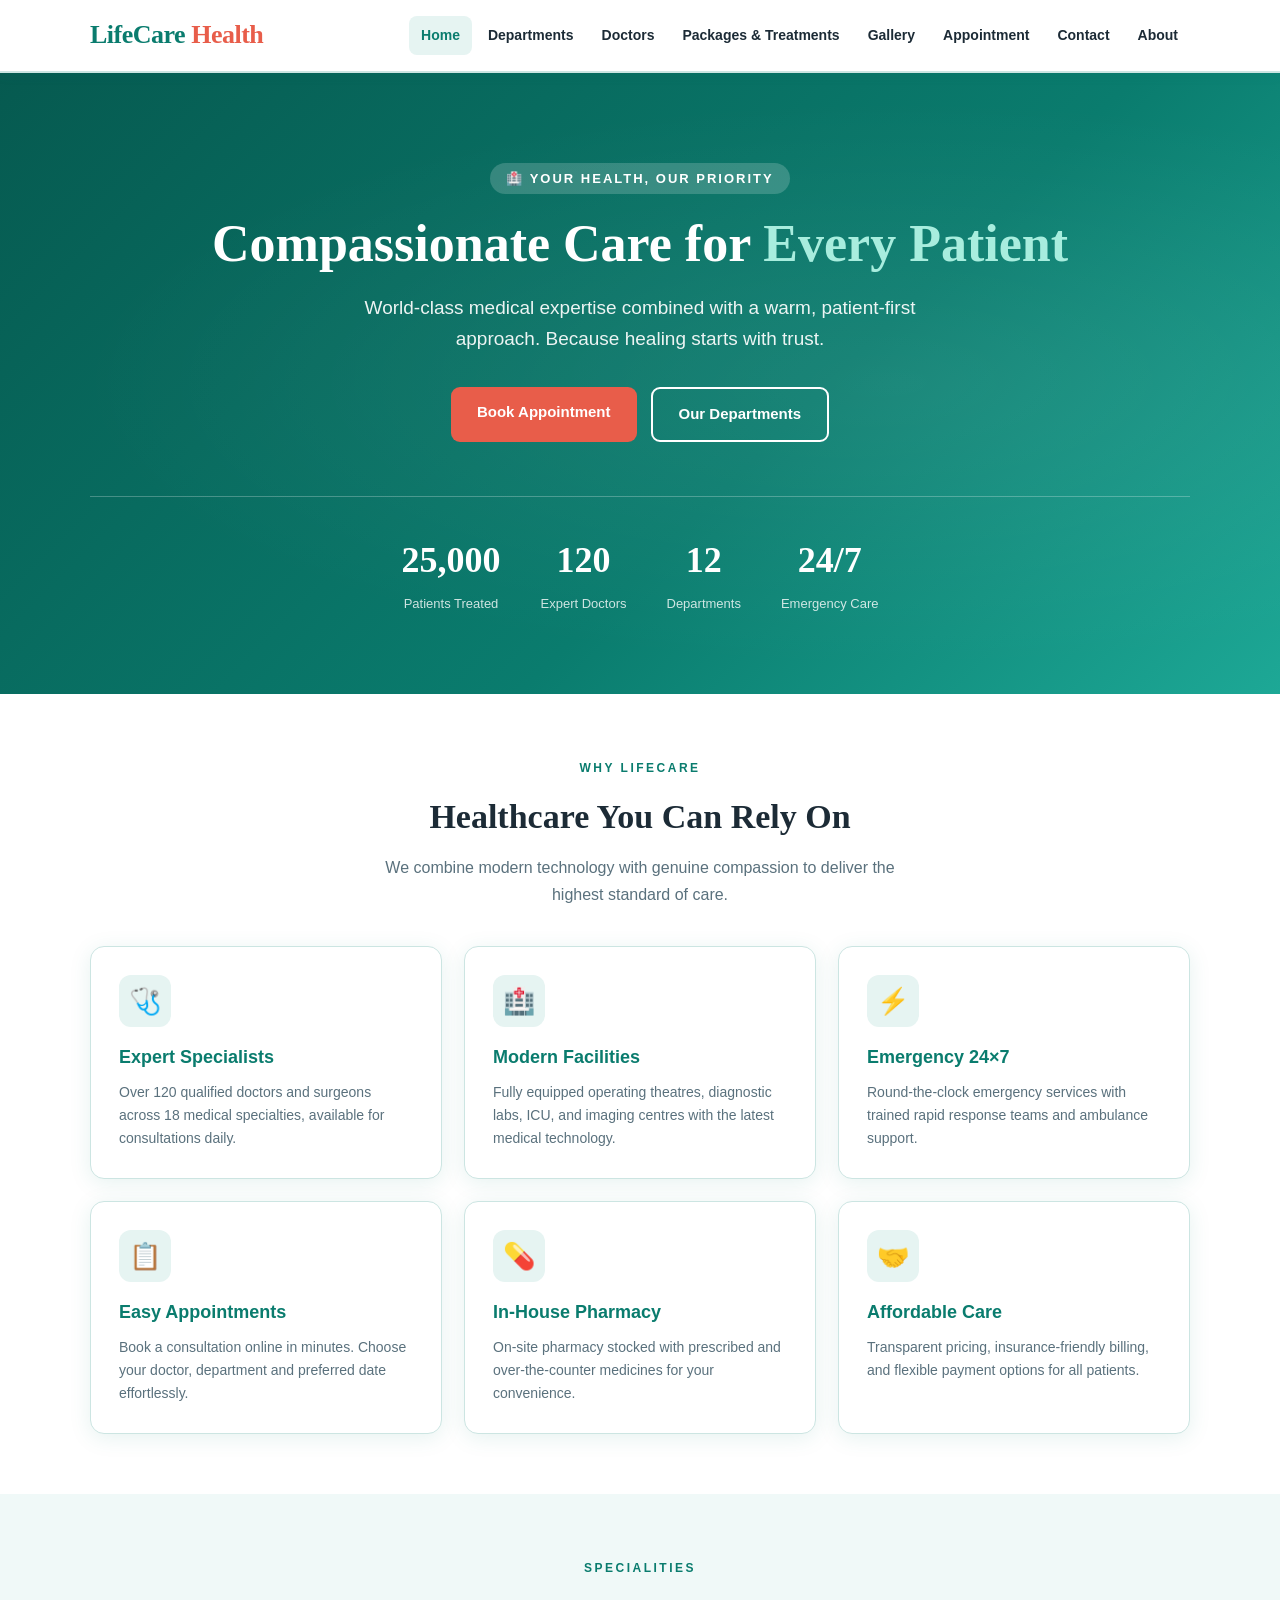
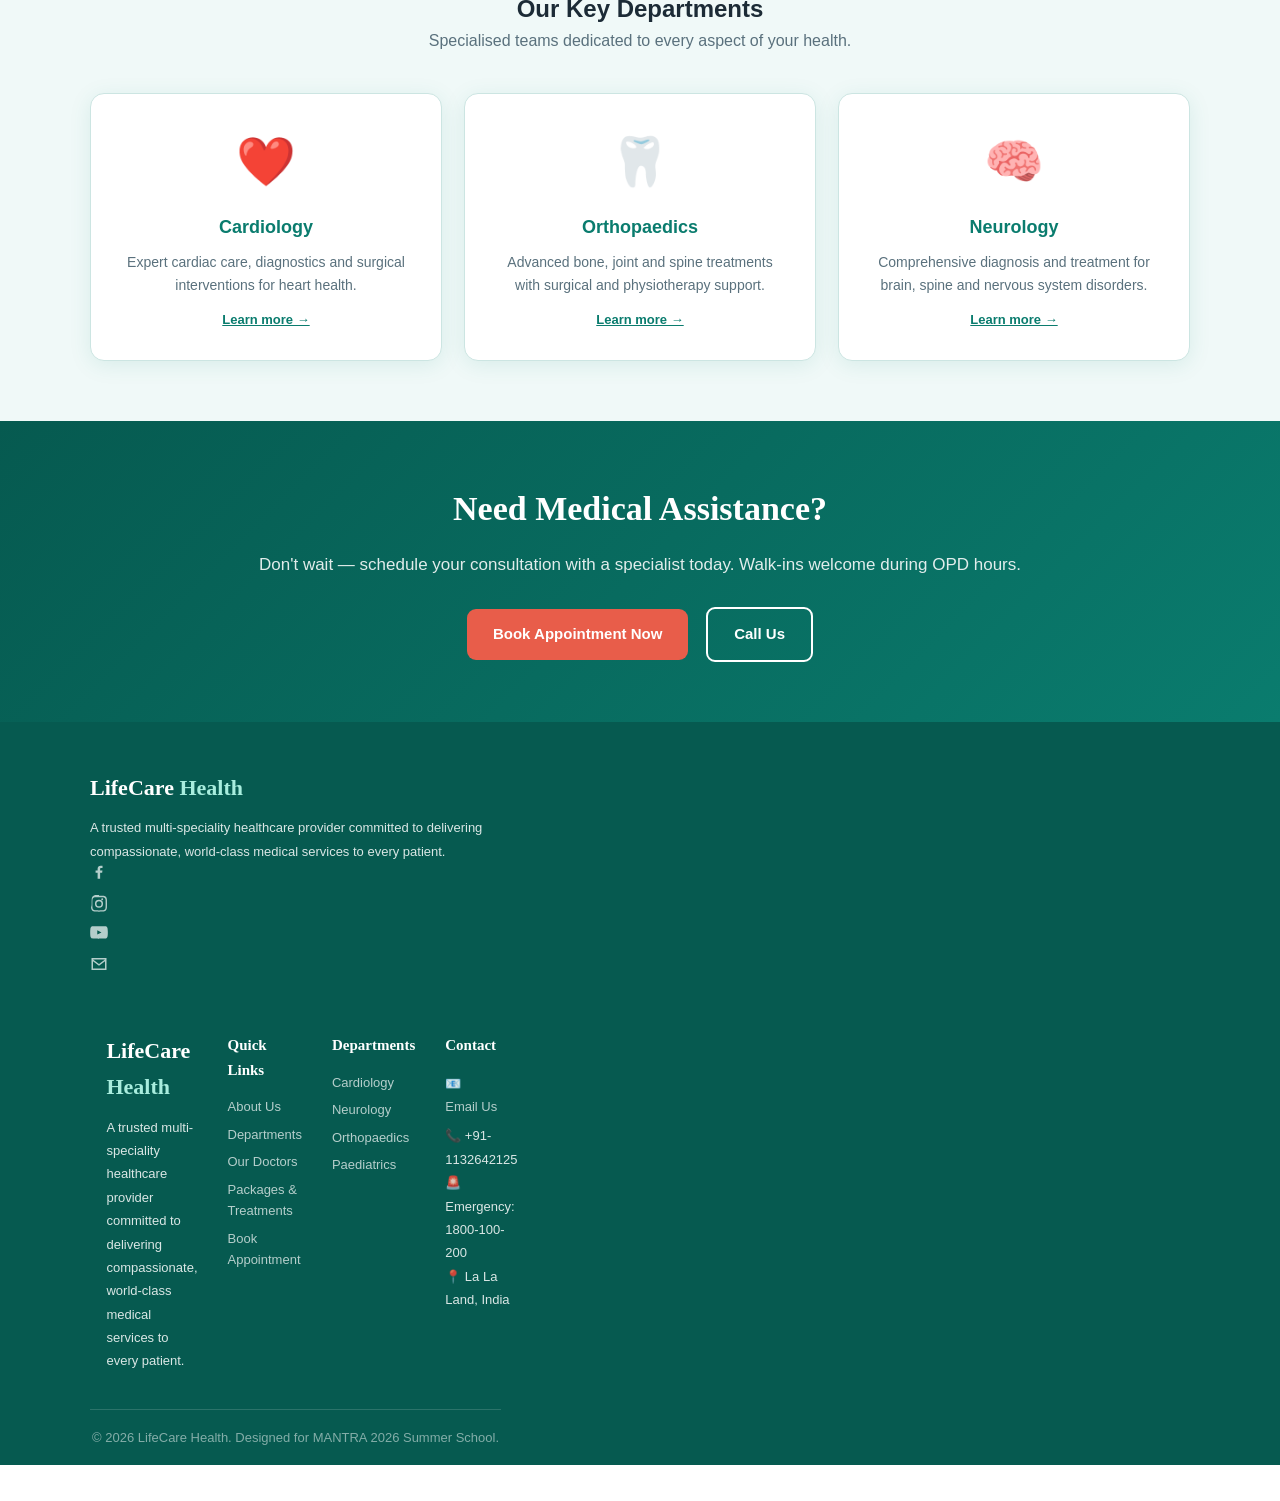
<file: index.html>
<!DOCTYPE html>
<html lang="en">
<head>
  <meta charset="UTF-8">
  <meta name="viewport" content="width=device-width, initial-scale=1.0">
  <title>LifeCare Health | Trusted Healthcare & Medical Services</title>
  <meta name="description" content="LifeCare Health offers expert medical care across cardiology, paediatrics, orthopaedics and more. Book an appointment online today.">
  <meta name="keywords" content="healthcare hospital, doctors, medical services, appointment booking, health care India">
  <link rel="canonical" href="https://lifecare-health-treatments.netlify.app/">

  <!-- Open Graph -->
  <meta property="og:type" content="website">
  <meta property="og:site_name" content="LifeCare Health">
  <meta property="og:title" content="LifeCare Health | Trusted Healthcare & Medical Services">
  <meta property="og:description" content="LifeCare Health offers expert medical care across cardiology, paediatrics, orthopaedics and more. Book an appointment online today.">
  <meta property="og:url" content="https://lifecare-health-treatments.netlify.app/">
  <meta property="og:image" content="https://lifecare-health-treatments.netlify.app/og-image.png">
  <meta property="og:image:width" content="1200">
  <meta property="og:image:height" content="630">
  <meta property="og:locale" content="en_IN">

  <!-- Twitter Card -->
  <meta name="twitter:card" content="summary_large_image">
  <meta name="twitter:title" content="LifeCare Health | Trusted Healthcare & Medical Services">
  <meta name="twitter:description" content="LifeCare Health offers expert medical care across cardiology, paediatrics, orthopaedics and more. Book an appointment online today.">
  <meta name="twitter:image" content="https://lifecare-health-treatments.netlify.app/og-image.png">

  <!-- Favicons -->
  <link rel="icon" type="image/svg+xml" href="favicon.svg">
  <link rel="icon" type="image/png" sizes="32x32" href="favicon-32x32.png">
  <link rel="icon" type="image/png" sizes="16x16" href="favicon-16x16.png">
  <link rel="apple-touch-icon" href="apple-touch-icon.png">
  <link rel="manifest" href="site.webmanifest">
  <meta name="theme-color" content="#0a7c6e">

  <!-- Structured Data -->
  <script type="application/ld+json">
  {
    "@context": "https://schema.org",
    "@type": "Hospital",
    "name": "LifeCare Health",
    "url": "https://lifecare-health-treatments.netlify.app/",
    "logo": "https://lifecare-health-treatments.netlify.app/icon-512.png",
    "image": "https://lifecare-health-treatments.netlify.app/og-image.png",
    "description": "LifeCare Health is a multi-speciality hospital offering expert medical care across cardiology, neurology, orthopaedics, paediatrics and more.",
    "telephone": "+91-1132642125",
    "email": "info@lifecarehealth.com",
    "address": {
      "@type": "PostalAddress",
      "streetAddress": "Sector 27",
      "addressLocality": "La La Land",
      "postalCode": "100001",
      "addressCountry": "IN"
    },
    "medicalSpecialty": [
      "Cardiology", "Neurology", "Orthopaedic", "Pediatric",
      "Dentistry", "Ophthalmic", "Oncologic", "Pulmonary", "Gynecologic"
    ],
    "openingHoursSpecification": [
      {
        "@type": "OpeningHoursSpecification",
        "dayOfWeek": ["Monday","Tuesday","Wednesday","Thursday","Friday"],
        "opens": "09:00",
        "closes": "18:00"
      },
      {
        "@type": "OpeningHoursSpecification",
        "dayOfWeek": ["Saturday"],
        "opens": "09:00",
        "closes": "14:00"
      }
    ],
    "sameAs": []
  }
  </script>

  <!-- Google Analytics (GA4) — replace G-XXXXXXXXXX with your Measurement ID -->
  <!--
  <script async src="https://www.googletagmanager.com/gtag/js?id=G-XXXXXXXXXX"></script>
  <script>
    window.dataLayer = window.dataLayer || [];
    function gtag(){dataLayer.push(arguments);}
    gtag('js', new Date());
    gtag('config', 'G-XXXXXXXXXX');
  </script>
  -->
  <link rel="stylesheet" href="style.css">
</head>
  <!--Start of Tawk.to Script-->
<script type="text/javascript">
var Tawk_API=Tawk_API||{}, Tawk_LoadStart=new Date();
(function(){
var s1=document.createElement("script"),s0=document.getElementsByTagName("script")[0];
s1.async=true;
s1.src='https://tawk.to/chat/6a453f498c45b31d46f20b0b/1jsf7uequ';
s1.charset='UTF-8';
s1.setAttribute('crossorigin','*');
s0.parentNode.insertBefore(s1,s0);
})();
</script>
<!--End of Tawk.to Script-->
<body>

<!-- ── Header ── -->
<header class="site-header">
  <div class="container header-inner">
    <a class="logo" href="index.html">LifeCare <span>Health</span></a>
    <button class="menu-btn" id="menuBtn" aria-label="Toggle navigation">☰</button>
    <nav class="nav-links" id="navLinks">
      <a href="index.html" class="active">Home</a>
      <a href="departments.html">Departments</a>
      <a href="doctors.html">Doctors</a>
      <a href="packages.html">Packages &amp; Treatments</a>
      <a href="gallery.html">Gallery</a>
      <a href="appointment.html">Appointment</a>
      <a href="contact.html">Contact</a>
      <a href="about.html">About</a>
    </nav>
  </div>
</header>

<main>

  <!-- ── Hero ── -->
  <section class="hero">
    <div class="container hero-content">
      <div class="hero-eyebrow">🏥 Your Health, Our Priority</div>
      <h1>Compassionate Care for <em>Every Patient</em></h1>
      <p>World-class medical expertise combined with a warm, patient-first approach. Because healing starts with trust.</p>
      <div class="hero-btns">
        <a class="btn btn-coral" href="appointment.html">Book Appointment</a>
        <a class="btn btn-outline" href="departments.html">Our Departments</a>
      </div>
      <div class="hero-stats">
        <div>
          <div class="stat-num count-up" data-target="25000">0</div>
          <div class="stat-label">Patients Treated</div>
        </div>
        <div>
          <div class="stat-num count-up" data-target="120">0</div>
          <div class="stat-label">Expert Doctors</div>
        </div>
        <div>
          <div class="stat-num count-up" data-target="12">0</div>
          <div class="stat-label">Departments</div>
        </div>
        <div>
          <div class="stat-num">24/7</div>
          <div class="stat-label">Emergency Care</div>
        </div>
      </div>
    </div>
  </section>

  <!-- ── Why Choose Us ── -->
  <section class="container section">
    <div class="section-head center">
      <span class="section-label">Why LifeCare</span>
      <h2>Healthcare You Can Rely On</h2>
      <p class="section-intro">We combine modern technology with genuine compassion to deliver the highest standard of care.</p>
    </div>
    <div class="cards">
      <article class="card">
        <div class="card-icon">🩺</div>
        <h3>Expert Specialists</h3>
        <p>Over 120 qualified doctors and surgeons across 18 medical specialties, available for consultations daily.</p>
      </article>
      <article class="card">
        <div class="card-icon">🏥</div>
        <h3>Modern Facilities</h3>
        <p>Fully equipped operating theatres, diagnostic labs, ICU, and imaging centres with the latest medical technology.</p>
      </article>
      <article class="card">
        <div class="card-icon">⚡</div>
        <h3>Emergency 24×7</h3>
        <p>Round-the-clock emergency services with trained rapid response teams and ambulance support.</p>
      </article>
      <article class="card">
        <div class="card-icon">📋</div>
        <h3>Easy Appointments</h3>
        <p>Book a consultation online in minutes. Choose your doctor, department and preferred date effortlessly.</p>
      </article>
      <article class="card">
        <div class="card-icon">💊</div>
        <h3>In-House Pharmacy</h3>
        <p>On-site pharmacy stocked with prescribed and over-the-counter medicines for your convenience.</p>
      </article>
      <article class="card">
        <div class="card-icon">🤝</div>
        <h3>Affordable Care</h3>
        <p>Transparent pricing, insurance-friendly billing, and flexible payment options for all patients.</p>
      </article>
    </div>
  </section>

  <!-- ── Featured Departments ── -->
  <section class="u-section-alt">
    <div class="container">
      <div class="section-head center">
        <span class="section-label">Specialities</span>
        <h2>Our Key Departments</h2>
        <p class="section-intro">Specialised teams dedicated to every aspect of your health.</p>
      </div>
      <div class="cards">
        <article class="card u-center">
          <div class="u-emoji-48">❤️</div>
          <h3>Cardiology</h3>
          <p>Expert cardiac care, diagnostics and surgical interventions for heart health.</p>
          <a href="departments.html" class="u-learn-more">Learn more →</a>
        </article>
        <article class="card u-center">
          <div class="u-emoji-48">🦷</div>
          <h3>Orthopaedics</h3>
          <p>Advanced bone, joint and spine treatments with surgical and physiotherapy support.</p>
          <a href="departments.html" class="u-learn-more">Learn more →</a>
        </article>
        <article class="card u-center">
          <div class="u-emoji-48">🧠</div>
          <h3>Neurology</h3>
          <p>Comprehensive diagnosis and treatment for brain, spine and nervous system disorders.</p>
          <a href="departments.html" class="u-learn-more">Learn more →</a>
        </article>
      </div>
    </div>
  </section>

  <!-- ── CTA Band ── -->
  <section class="highlight-band">
    <div class="container">
      <h2>Need Medical Assistance?</h2>
      <p>Don't wait — schedule your consultation with a specialist today. Walk-ins welcome during OPD hours.</p>
      <a class="btn btn-coral" href="appointment.html">Book Appointment Now</a>
      &nbsp;&nbsp;
      <a class="btn btn-outline" href="contact.html">Call Us</a>
    </div>
  </section>

</main>

<!-- ── Footer ── -->
  <footer class="site-footer">
  <div class="container">
    <div class="footer-grid">
      <div class="footer-col">
        <div class="footer-logo">LifeCare <span>Health</span></div>
        <p>A trusted multi-speciality healthcare provider committed to delivering compassionate, world-class medical services to every patient.</p>
        <div class="social-links">
          <a href="https://facebook.com/lifecarehealth" target="_blank" rel="noopener" aria-label="LifeCare Health on Facebook">
            <svg viewBox="0 0 24 24" width="18" height="18" fill="currentColor"><path d="M13.5 21v-8h2.7l.4-3.1h-3.1V8c0-.9.25-1.5 1.55-1.5H16.7V3.7C16.4 3.66 15.4 3.57 14.24 3.57c-2.42 0-4.08 1.48-4.08 4.2V9.9H7.44V13h2.72v8h3.34z"/></svg>
          </a>
          <a href="https://instagram.com/lifecarehealth" target="_blank" rel="noopener" aria-label="LifeCare Health on Instagram">
            <svg viewBox="0 0 24 24" width="18" height="18" fill="currentColor"><path d="M12 2.2c3.2 0 3.58.01 4.85.07 1.17.05 1.97.24 2.43.4a4.9 4.9 0 0 1 1.77 1.15 4.9 4.9 0 0 1 1.15 1.77c.16.46.35 1.26.4 2.43.06 1.27.07 1.65.07 4.85s-.01 3.58-.07 4.85c-.05 1.17-.24 1.97-.4 2.43a4.9 4.9 0 0 1-1.15 1.77 4.9 4.9 0 0 1-1.77 1.15c-.46.16-1.26.35-2.43.4-1.27.06-1.65.07-4.85.07s-3.58-.01-4.85-.07c-1.17-.05-1.97-.24-2.43-.4a4.9 4.9 0 0 1-1.77-1.15 4.9 4.9 0 0 1-1.15-1.77c-.16-.46-.35-1.26-.4-2.43C2.21 15.58 2.2 15.2 2.2 12s.01-3.58.07-4.85c.05-1.17.24-1.97.4-2.43A4.9 4.9 0 0 1 3.82 3 4.9 4.9 0 0 1 5.59 1.85c.46-.16 1.26-.35 2.43-.4C9.29 1.39 9.67 1.38 12 1.38zm0 2c-3.15 0-3.5.01-4.73.07-.96.04-1.48.2-1.82.34-.46.18-.79.39-1.13.73-.34.34-.55.67-.73 1.13-.14.34-.3.86-.34 1.82-.06 1.23-.07 1.58-.07 4.73s.01 3.5.07 4.73c.04.96.2 1.48.34 1.82.18.46.39.79.73 1.13.34.34.67.55 1.13.73.34.14.86.3 1.82.34 1.23.06 1.58.07 4.73.07s3.5-.01 4.73-.07c.96-.04 1.48-.2 1.82-.34.46-.18.79-.39 1.13-.73.34-.34.55-.67.73-1.13.14-.34.3-.86.34-1.82.06-1.23.07-1.58.07-4.73s-.01-3.5-.07-4.73c-.04-.96-.2-1.48-.34-1.82a3.06 3.06 0 0 0-.73-1.13 3.06 3.06 0 0 0-1.13-.73c-.34-.14-.86-.3-1.82-.34-1.23-.06-1.58-.07-4.73-.07zm0 3.4a5.4 5.4 0 1 1 0 10.8 5.4 5.4 0 0 1 0-10.8zm0 2a3.4 3.4 0 1 0 0 6.8 3.4 3.4 0 0 0 0-6.8zm5.53-2.6a1.26 1.26 0 1 1-2.52 0 1.26 1.26 0 0 1 2.52 0z"/></svg>
          </a>
          <a href="https://youtube.com/@lifecarehealth" target="_blank" rel="noopener" aria-label="LifeCare Health on YouTube">
            <svg viewBox="0 0 24 24" width="18" height="18" fill="currentColor"><path d="M23.5 6.5s-.23-1.64-.94-2.36c-.9-.95-1.9-.95-2.36-1C17 3 12 3 12 3h-.01s-5 0-8.19.14c-.46.05-1.46.05-2.36 1C.74 4.86.5 6.5.5 6.5S.25 8.42.25 10.35v1.79c0 1.93.25 3.85.25 3.85s.24 1.64.94 2.36c.9.95 2.08.92 2.6 1.02C5.5 19.5 12 19.56 12 19.56s5.01-.01 8.2-.15c.46-.06 1.46-.06 2.36-1.01.71-.72.94-2.36.94-2.36s.25-1.92.25-3.85v-1.79c0-1.93-.25-3.85-.25-3.85zM9.7 14.1V8.4l5.6 2.86-5.6 2.85z"/></svg>
          </a>
          <a href="#" class="e-mail" data-u="info" data-d="lifecarehealth.com" aria-label="Email LifeCare Health">
            <svg viewBox="0 0 24 24" width="18" height="18" fill="currentColor"><path d="M2 4h20v16H2V4zm2 2v.01L12 12l8-5.99V6H4zm16 12V8.24l-8 6-8-6V18h16z"/></svg>
          </a>
        </div>
<footer class="site-footer">
  <div class="container">
    <div class="footer-grid">
      <div class="footer-col">
        <div class="footer-logo">LifeCare <span>Health</span></div>
        <p>A trusted multi-speciality healthcare provider committed to delivering compassionate, world-class medical services to every patient.</p>
      </div>
      <div class="footer-col">
        <h3>Quick Links</h3>
        <a href="about.html">About Us</a>
        <a href="departments.html">Departments</a>
        <a href="doctors.html">Our Doctors</a>
        <a href="packages.html">Packages &amp; Treatments</a>
        <a href="appointment.html">Book Appointment</a>
      </div>
      <div class="footer-col">
        <h3>Departments</h3>
        <a href="departments.html">Cardiology</a>
        <a href="departments.html">Neurology</a>
        <a href="departments.html">Orthopaedics</a>
        <a href="departments.html">Paediatrics</a>
      </div>
      <div class="footer-col">
        <h3>Contact</h3>
        <p>📧 <a href="#" class="e-mail" data-u="info" data-d="lifecarehealth.com" aria-label="Email LifeCare Health">Email Us</a></p>
        <p>📞 +91-1132642125</p>
        <p>🚨 Emergency: 1800-100-200</p>
        <p>📍 La La Land, India</p>
      </div>
    </div>
  </div>
  <div class="footer-bottom">
    <p>© 2026 LifeCare Health. Designed for MANTRA 2026 Summer School.</p>
  </div>
</footer>

<script src="script.js"></script>
</body>
</html>
</file>
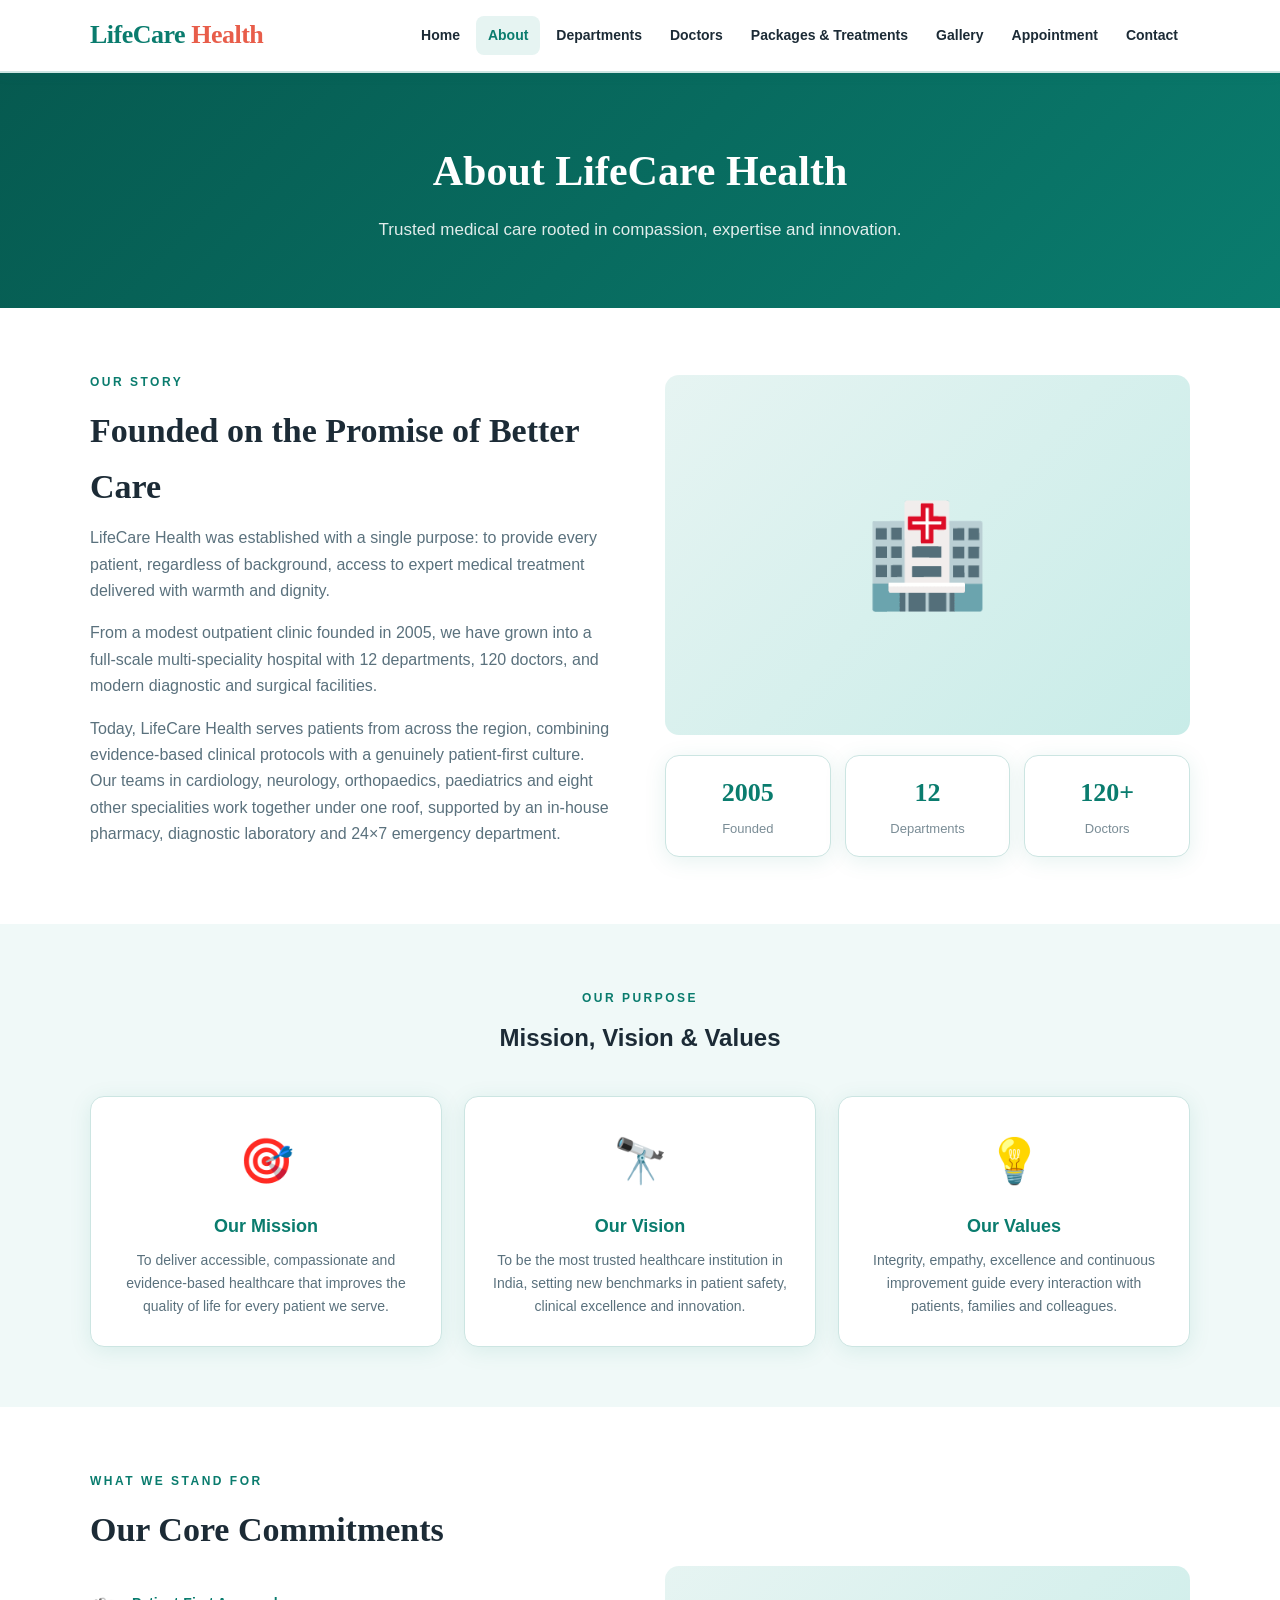
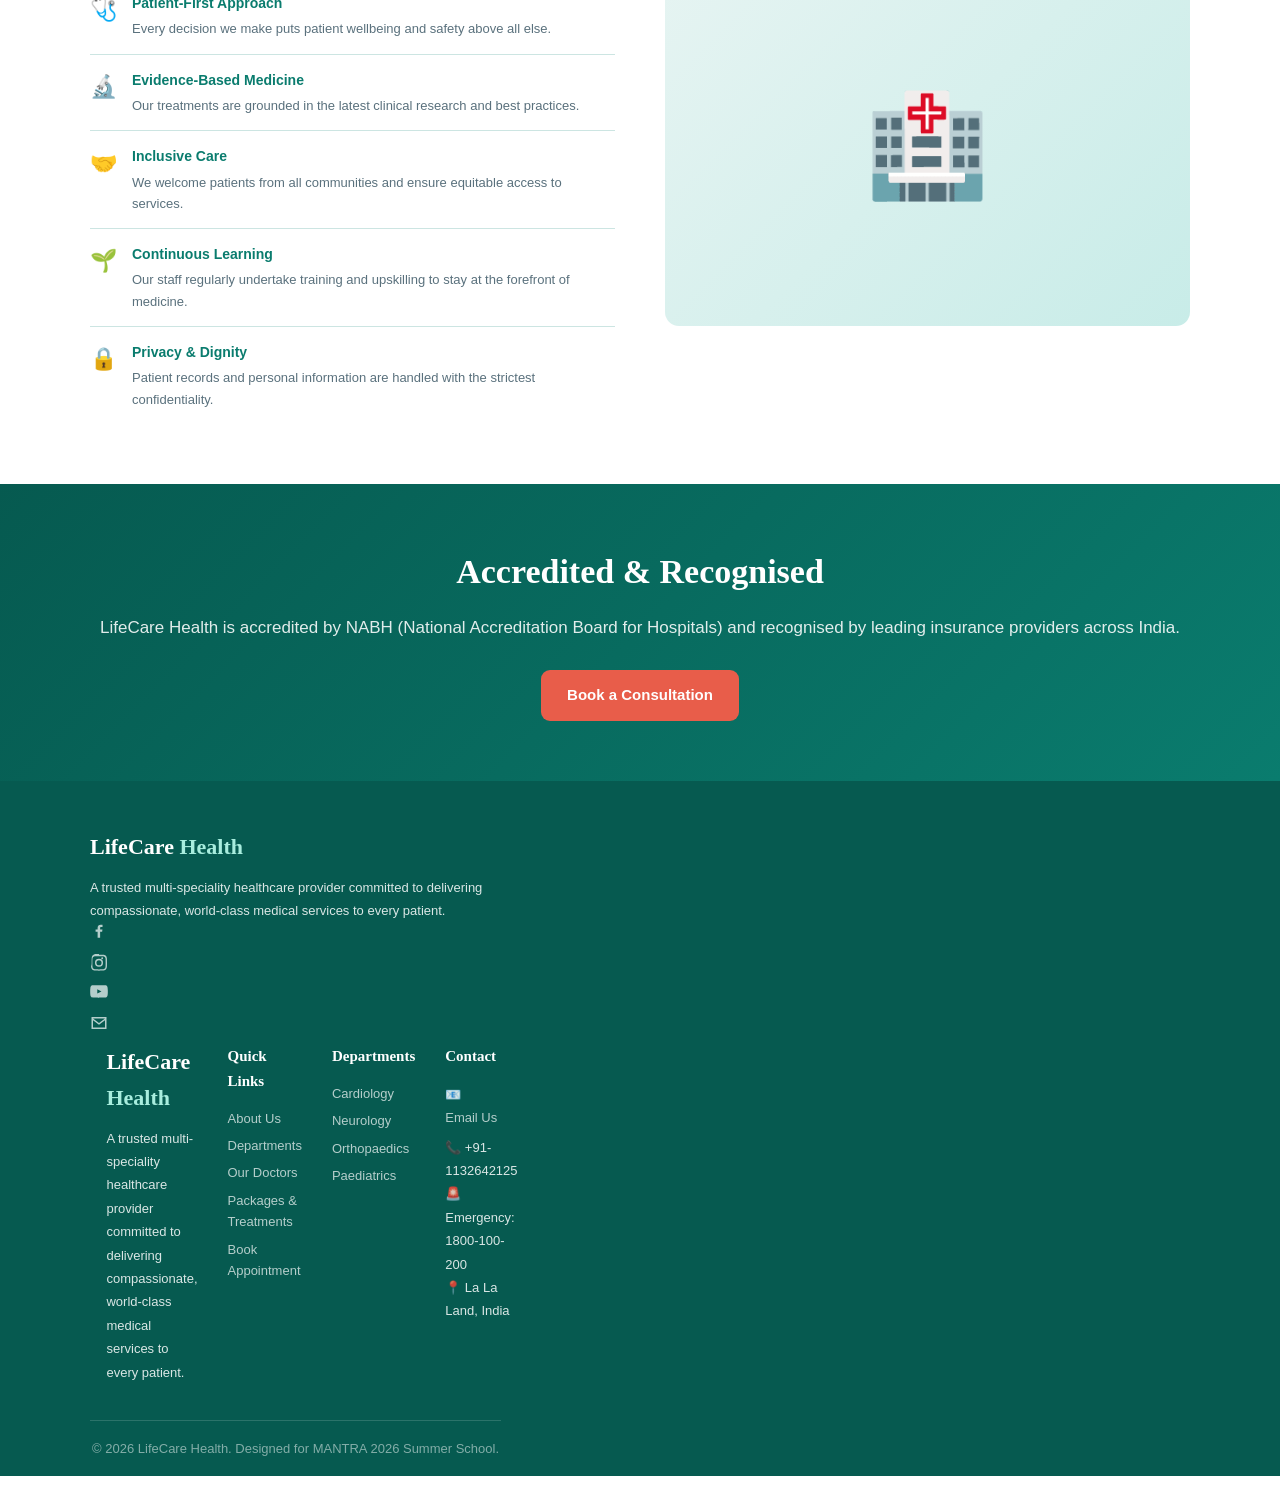
<file: about.html>
<!DOCTYPE html>
<html lang="en">
<head>
  <meta charset="UTF-8">
  <meta name="viewport" content="width=device-width, initial-scale=1.0">
  <title>About LifeCare Health | Our Mission & Medical Team</title>
  <meta name="description" content="Learn about LifeCare Health, our mission, core values, and commitment to patient-centred medical care across India.">
  <meta name="keywords" content="about hospital, healthcare mission, patient care, medical values">
  <link rel="canonical" href="https://lifecare-health-treatments.netlify.app/about.html">

  <!-- Open Graph -->
  <meta property="og:type" content="website">
  <meta property="og:site_name" content="LifeCare Health">
  <meta property="og:title" content="About LifeCare Health | Our Mission & Medical Team">
  <meta property="og:description" content="Learn about LifeCare Health, our mission, core values, and commitment to patient-centred medical care across India.">
  <meta property="og:url" content="https://lifecare-health-treatments.netlify.app/about.html">
  <meta property="og:image" content="https://lifecare-health-treatments.netlify.app/og-image.png">
  <meta property="og:image:width" content="1200">
  <meta property="og:image:height" content="630">
  <meta property="og:locale" content="en_IN">

  <!-- Twitter Card -->
  <meta name="twitter:card" content="summary_large_image">
  <meta name="twitter:title" content="About LifeCare Health | Our Mission & Medical Team">
  <meta name="twitter:description" content="Learn about LifeCare Health, our mission, core values, and commitment to patient-centred medical care across India.">
  <meta name="twitter:image" content="https://lifecare-health-treatments.netlify.app/og-image.png">

  <!-- Favicons -->
  <link rel="icon" type="image/svg+xml" href="favicon.svg">
  <link rel="icon" type="image/png" sizes="32x32" href="favicon-32x32.png">
  <link rel="icon" type="image/png" sizes="16x16" href="favicon-16x16.png">
  <link rel="apple-touch-icon" href="apple-touch-icon.png">
  <link rel="manifest" href="site.webmanifest">
  <meta name="theme-color" content="#0a7c6e">

  <!-- Structured Data -->
  <script type="application/ld+json">
  {
    "@context": "https://schema.org",
    "@type": "Hospital",
    "name": "LifeCare Health",
    "url": "https://lifecare-health-treatments.netlify.app/",
    "logo": "https://lifecare-health-treatments.netlify.app/icon-512.png",
    "image": "https://lifecare-health-treatments.netlify.app/og-image.png",
    "description": "LifeCare Health is a multi-speciality hospital offering expert medical care across cardiology, neurology, orthopaedics, paediatrics and more.",
    "telephone": "+91-1132642125",
    "email": "info@lifecarehealth.com",
    "address": {
      "@type": "PostalAddress",
      "streetAddress": "Sector 27",
      "addressLocality": "La La Land",
      "postalCode": "100001",
      "addressCountry": "IN"
    },
    "medicalSpecialty": [
      "Cardiology", "Neurology", "Orthopaedic", "Pediatric",
      "Dentistry", "Ophthalmic", "Oncologic", "Pulmonary", "Gynecologic"
    ],
    "openingHoursSpecification": [
      {
        "@type": "OpeningHoursSpecification",
        "dayOfWeek": ["Monday","Tuesday","Wednesday","Thursday","Friday"],
        "opens": "09:00",
        "closes": "18:00"
      },
      {
        "@type": "OpeningHoursSpecification",
        "dayOfWeek": ["Saturday"],
        "opens": "09:00",
        "closes": "14:00"
      }
    ],
    "sameAs": []
  }
  </script>

  <!-- Google Analytics (GA4) — replace G-XXXXXXXXXX with your Measurement ID -->
  <!--
  <script async src="https://www.googletagmanager.com/gtag/js?id=G-XXXXXXXXXX"></script>
  <script>
    window.dataLayer = window.dataLayer || [];
    function gtag(){dataLayer.push(arguments);}
    gtag('js', new Date());
    gtag('config', 'G-XXXXXXXXXX');
  </script>
  -->
  <link rel="stylesheet" href="style.css">
</head>
  <!--Start of Tawk.to Script-->
<script type="text/javascript">
var Tawk_API=Tawk_API||{}, Tawk_LoadStart=new Date();
(function(){
var s1=document.createElement("script"),s0=document.getElementsByTagName("script")[0];
s1.async=true;
s1.src='https://tawk.to/chat/6a453f498c45b31d46f20b0b/1jsf7uequ';
s1.charset='UTF-8';
s1.setAttribute('crossorigin','*');
s0.parentNode.insertBefore(s1,s0);
})();
</script>
<!--End of Tawk.to Script-->
<body>

<header class="site-header">
  <div class="container header-inner">
    <a class="logo" href="index.html">LifeCare <span>Health</span></a>
    <button class="menu-btn" id="menuBtn" aria-label="Toggle navigation">☰</button>
    <nav class="nav-links" id="navLinks">
      <a href="index.html">Home</a>
      <a href="about.html" class="active">About</a>
      <a href="departments.html">Departments</a>
      <a href="doctors.html">Doctors</a>
      <a href="packages.html">Packages &amp; Treatments</a>
      <a href="gallery.html">Gallery</a>
      <a href="appointment.html">Appointment</a>
      <a href="contact.html">Contact</a>
    </nav>
  </div>
</header>

<main>

  <section class="page-banner">
    <div class="container">
      <h1>About LifeCare Health</h1>
      <p>Trusted medical care rooted in compassion, expertise and innovation.</p>
    </div>
  </section>

  <!-- ── Our Story ── -->
  <section class="container section">
    <div class="two-col">
      <div>
        <span class="section-label">Our Story</span>
        <h2>Founded on the Promise of Better Care</h2>
        <p class="u-muted-mb-16">LifeCare Health was established with a single purpose: to provide every patient, regardless of background, access to expert medical treatment delivered with warmth and dignity.</p>
        <p class="u-muted-mb-16">From a modest outpatient clinic founded in 2005, we have grown into a full-scale multi-speciality hospital with 12 departments, 120 doctors, and modern diagnostic and surgical facilities.</p>
        <p class="u-muted-mb-16">Today, LifeCare Health serves patients from across the region, combining evidence-based clinical protocols with a genuinely patient-first culture. Our teams in cardiology, neurology, orthopaedics, paediatrics and eight other specialities work together under one roof, supported by an in-house pharmacy, diagnostic laboratory and 24×7 emergency department.</p>
      </div>
      <div>
        <div class="u-hero-icon-360">🏥</div>
        <div class="about-stat-row">
          <article class="card u-center about-stat-card">
            <div class="stat-num about-stat-num">2005</div>
            <div class="stat-label about-stat-label">Founded</div>
          </article>
          <article class="card u-center about-stat-card">
            <div class="stat-num about-stat-num">12</div>
            <div class="stat-label about-stat-label">Departments</div>
          </article>
          <article class="card u-center about-stat-card">
            <div class="stat-num about-stat-num">120+</div>
            <div class="stat-label about-stat-label">Doctors</div>
          </article>
        </div>
      </div>
    </div>
  </section>

  <!-- ── Mission / Vision ── -->
  <section class="u-section-alt">
    <div class="container">
      <div class="section-head center">
        <span class="section-label">Our Purpose</span>
        <h2>Mission, Vision & Values</h2>
      </div>
      <div class="cards">
        <article class="card u-center">
          <div class="u-emoji-44">🎯</div>
          <h3>Our Mission</h3>
          <p>To deliver accessible, compassionate and evidence-based healthcare that improves the quality of life for every patient we serve.</p>
        </article>
        <article class="card u-center">
          <div class="u-emoji-44">🔭</div>
          <h3>Our Vision</h3>
          <p>To be the most trusted healthcare institution in India, setting new benchmarks in patient safety, clinical excellence and innovation.</p>
        </article>
        <article class="card u-center">
          <div class="u-emoji-44">💡</div>
          <h3>Our Values</h3>
          <p>Integrity, empathy, excellence and continuous improvement guide every interaction with patients, families and colleagues.</p>
        </article>
      </div>
    </div>
  </section>

  <!-- ── Core Values ── -->
  <section class="container section">
    <div class="two-col">
      <div>
        <span class="section-label">What We Stand For</span>
        <h2>Our Core Commitments</h2>
        <ul class="value-list u-mt-20">
          <li>
            <span class="v-icon">🩺</span>
            <div><h4>Patient-First Approach</h4><p>Every decision we make puts patient wellbeing and safety above all else.</p></div>
          </li>
          <li>
            <span class="v-icon">🔬</span>
            <div><h4>Evidence-Based Medicine</h4><p>Our treatments are grounded in the latest clinical research and best practices.</p></div>
          </li>
          <li>
            <span class="v-icon">🤝</span>
            <div><h4>Inclusive Care</h4><p>We welcome patients from all communities and ensure equitable access to services.</p></div>
          </li>
          <li>
            <span class="v-icon">🌱</span>
            <div><h4>Continuous Learning</h4><p>Our staff regularly undertake training and upskilling to stay at the forefront of medicine.</p></div>
          </li>
          <li>
            <span class="v-icon">🔒</span>
            <div><h4>Privacy & Dignity</h4><p>Patient records and personal information are handled with the strictest confidentiality.</p></div>
          </li>
        </ul>
      </div>
      <div>
        <div class="u-hero-icon-360">🏥</div>
      </div>
    </div>
  </section>

  <!-- ── Accreditations ── -->
  <section class="highlight-band">
    <div class="container">
      <h2>Accredited & Recognised</h2>
      <p>LifeCare Health is accredited by NABH (National Accreditation Board for Hospitals) and recognised by leading insurance providers across India.</p>
      <a class="btn btn-coral" href="appointment.html">Book a Consultation</a>
    </div>
  </section>

</main>
  <footer class="site-footer">
  <div class="container">
    <div class="footer-grid">
      <div class="footer-col">
        <div class="footer-logo">LifeCare <span>Health</span></div>
        <p>A trusted multi-speciality healthcare provider committed to delivering compassionate, world-class medical services to every patient.</p>
        <div class="social-links">
          <a href="https://facebook.com/lifecarehealth" target="_blank" rel="noopener" aria-label="LifeCare Health on Facebook">
            <svg viewBox="0 0 24 24" width="18" height="18" fill="currentColor"><path d="M13.5 21v-8h2.7l.4-3.1h-3.1V8c0-.9.25-1.5 1.55-1.5H16.7V3.7C16.4 3.66 15.4 3.57 14.24 3.57c-2.42 0-4.08 1.48-4.08 4.2V9.9H7.44V13h2.72v8h3.34z"/></svg>
          </a>
          <a href="https://instagram.com/lifecarehealth" target="_blank" rel="noopener" aria-label="LifeCare Health on Instagram">
            <svg viewBox="0 0 24 24" width="18" height="18" fill="currentColor"><path d="M12 2.2c3.2 0 3.58.01 4.85.07 1.17.05 1.97.24 2.43.4a4.9 4.9 0 0 1 1.77 1.15 4.9 4.9 0 0 1 1.15 1.77c.16.46.35 1.26.4 2.43.06 1.27.07 1.65.07 4.85s-.01 3.58-.07 4.85c-.05 1.17-.24 1.97-.4 2.43a4.9 4.9 0 0 1-1.15 1.77 4.9 4.9 0 0 1-1.77 1.15c-.46.16-1.26.35-2.43.4-1.27.06-1.65.07-4.85.07s-3.58-.01-4.85-.07c-1.17-.05-1.97-.24-2.43-.4a4.9 4.9 0 0 1-1.77-1.15 4.9 4.9 0 0 1-1.15-1.77c-.16-.46-.35-1.26-.4-2.43C2.21 15.58 2.2 15.2 2.2 12s.01-3.58.07-4.85c.05-1.17.24-1.97.4-2.43A4.9 4.9 0 0 1 3.82 3 4.9 4.9 0 0 1 5.59 1.85c.46-.16 1.26-.35 2.43-.4C9.29 1.39 9.67 1.38 12 1.38zm0 2c-3.15 0-3.5.01-4.73.07-.96.04-1.48.2-1.82.34-.46.18-.79.39-1.13.73-.34.34-.55.67-.73 1.13-.14.34-.3.86-.34 1.82-.06 1.23-.07 1.58-.07 4.73s.01 3.5.07 4.73c.04.96.2 1.48.34 1.82.18.46.39.79.73 1.13.34.34.67.55 1.13.73.34.14.86.3 1.82.34 1.23.06 1.58.07 4.73.07s3.5-.01 4.73-.07c.96-.04 1.48-.2 1.82-.34.46-.18.79-.39 1.13-.73.34-.34.55-.67.73-1.13.14-.34.3-.86.34-1.82.06-1.23.07-1.58.07-4.73s-.01-3.5-.07-4.73c-.04-.96-.2-1.48-.34-1.82a3.06 3.06 0 0 0-.73-1.13 3.06 3.06 0 0 0-1.13-.73c-.34-.14-.86-.3-1.82-.34-1.23-.06-1.58-.07-4.73-.07zm0 3.4a5.4 5.4 0 1 1 0 10.8 5.4 5.4 0 0 1 0-10.8zm0 2a3.4 3.4 0 1 0 0 6.8 3.4 3.4 0 0 0 0-6.8zm5.53-2.6a1.26 1.26 0 1 1-2.52 0 1.26 1.26 0 0 1 2.52 0z"/></svg>
          </a>
          <a href="https://youtube.com/@lifecarehealth" target="_blank" rel="noopener" aria-label="LifeCare Health on YouTube">
            <svg viewBox="0 0 24 24" width="18" height="18" fill="currentColor"><path d="M23.5 6.5s-.23-1.64-.94-2.36c-.9-.95-1.9-.95-2.36-1C17 3 12 3 12 3h-.01s-5 0-8.19.14c-.46.05-1.46.05-2.36 1C.74 4.86.5 6.5.5 6.5S.25 8.42.25 10.35v1.79c0 1.93.25 3.85.25 3.85s.24 1.64.94 2.36c.9.95 2.08.92 2.6 1.02C5.5 19.5 12 19.56 12 19.56s5.01-.01 8.2-.15c.46-.06 1.46-.06 2.36-1.01.71-.72.94-2.36.94-2.36s.25-1.92.25-3.85v-1.79c0-1.93-.25-3.85-.25-3.85zM9.7 14.1V8.4l5.6 2.86-5.6 2.85z"/></svg>
          </a>
          <a href="#" class="e-mail" data-u="info" data-d="lifecarehealth.com" aria-label="Email LifeCare Health">
            <svg viewBox="0 0 24 24" width="18" height="18" fill="currentColor"><path d="M2 4h20v16H2V4zm2 2v.01L12 12l8-5.99V6H4zm16 12V8.24l-8 6-8-6V18h16z"/></svg>
          </a>
        </div>


  <div class="container">
    <div class="footer-grid">
      <div class="footer-col">
        <div class="footer-logo">LifeCare <span>Health</span></div>
        <p>A trusted multi-speciality healthcare provider committed to delivering compassionate, world-class medical services to every patient.</p>
      </div>
      <div class="footer-col">
        <h3>Quick Links</h3>
        <a href="about.html">About Us</a>
        <a href="departments.html">Departments</a>
        <a href="doctors.html">Our Doctors</a>
        <a href="packages.html">Packages &amp; Treatments</a>
        <a href="appointment.html">Book Appointment</a>
      </div>
      <div class="footer-col">
        <h3>Departments</h3>
        <a href="departments.html">Cardiology</a>
        <a href="departments.html">Neurology</a>
        <a href="departments.html">Orthopaedics</a>
        <a href="departments.html">Paediatrics</a>
      </div>
      <div class="footer-col">
        <h3>Contact</h3>
        <p>📧 <a href="#" class="e-mail" data-u="info" data-d="lifecarehealth.com" aria-label="Email LifeCare Health">Email Us</a></p>
        <p>📞 +91-1132642125</p>
        <p>🚨 Emergency: 1800-100-200</p>
        <p>📍 La La Land, India</p>
      </div>
    </div>
  </div>
  <div class="footer-bottom">
    <p>© 2026 LifeCare Health. Designed for MANTRA 2026 Summer School.</p>
  </div>
</footer>

<script src="script.js"></script>
</body>
</html>
</file>
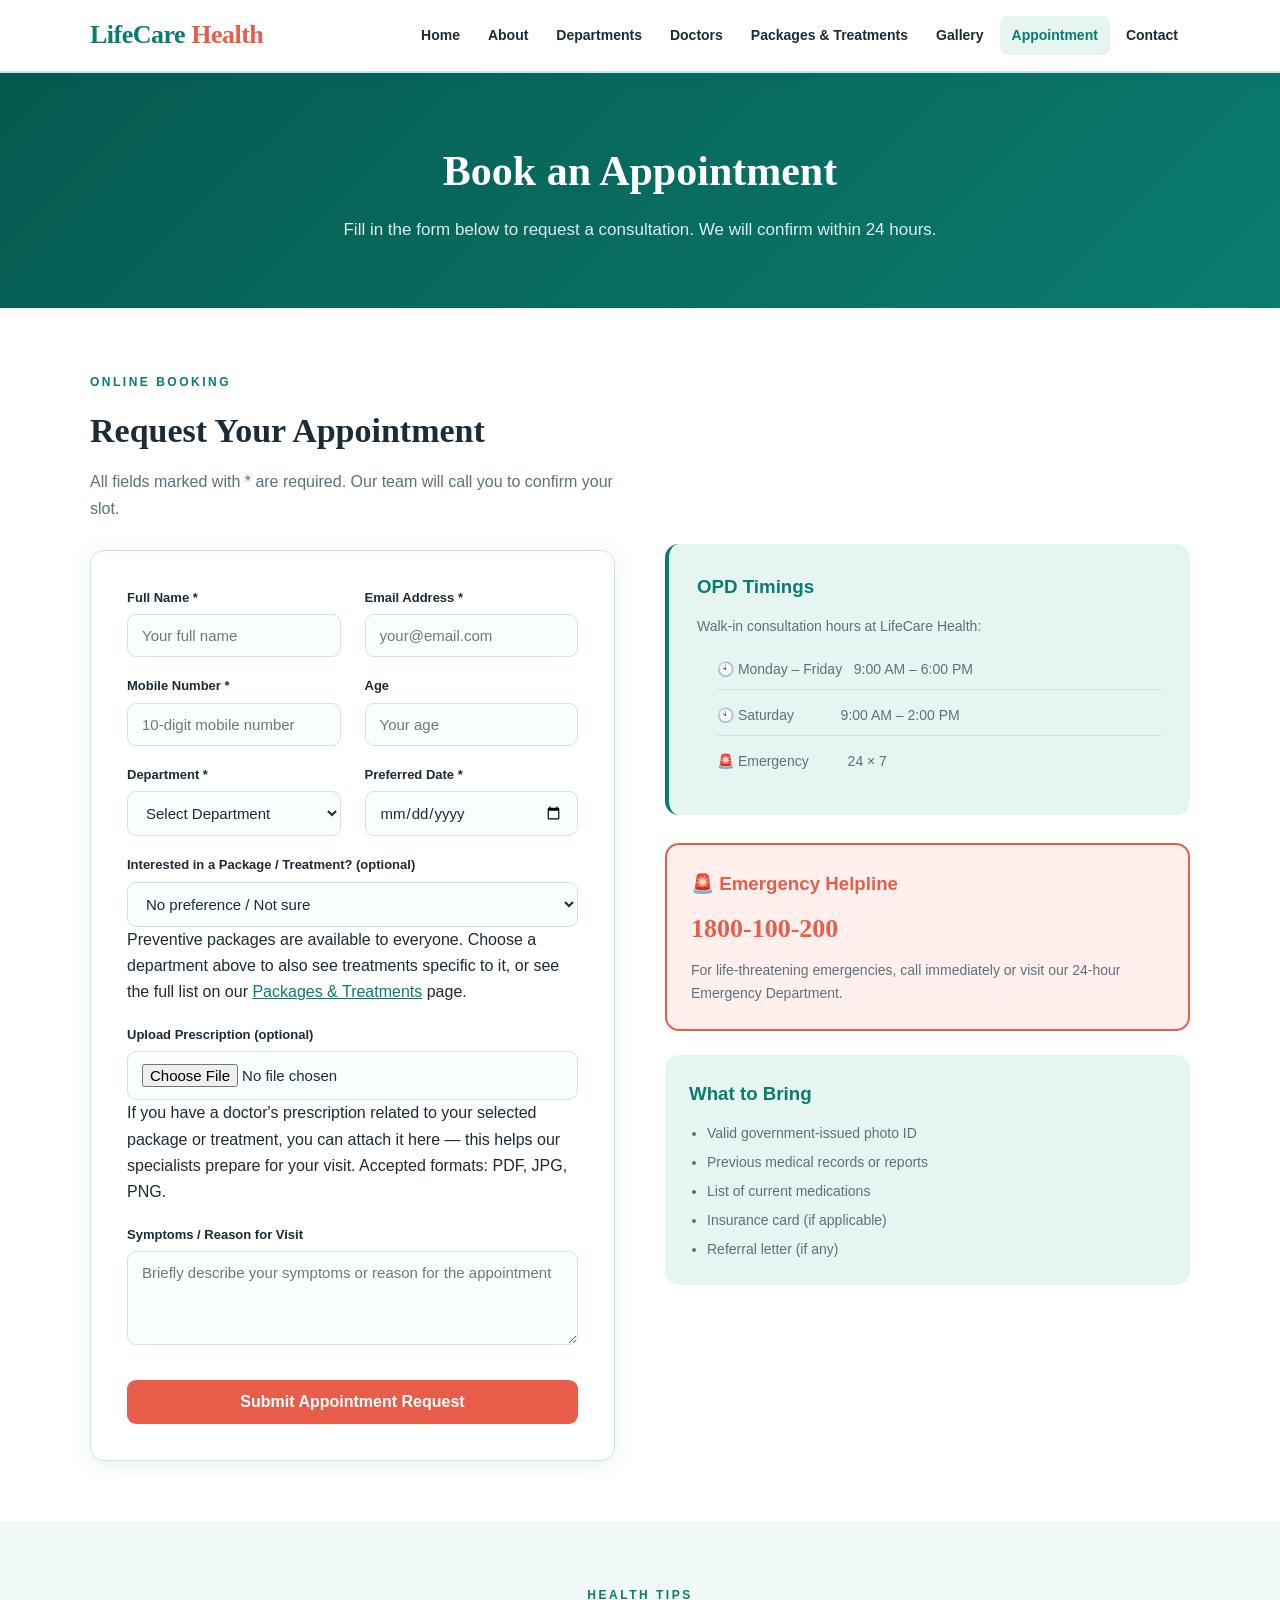
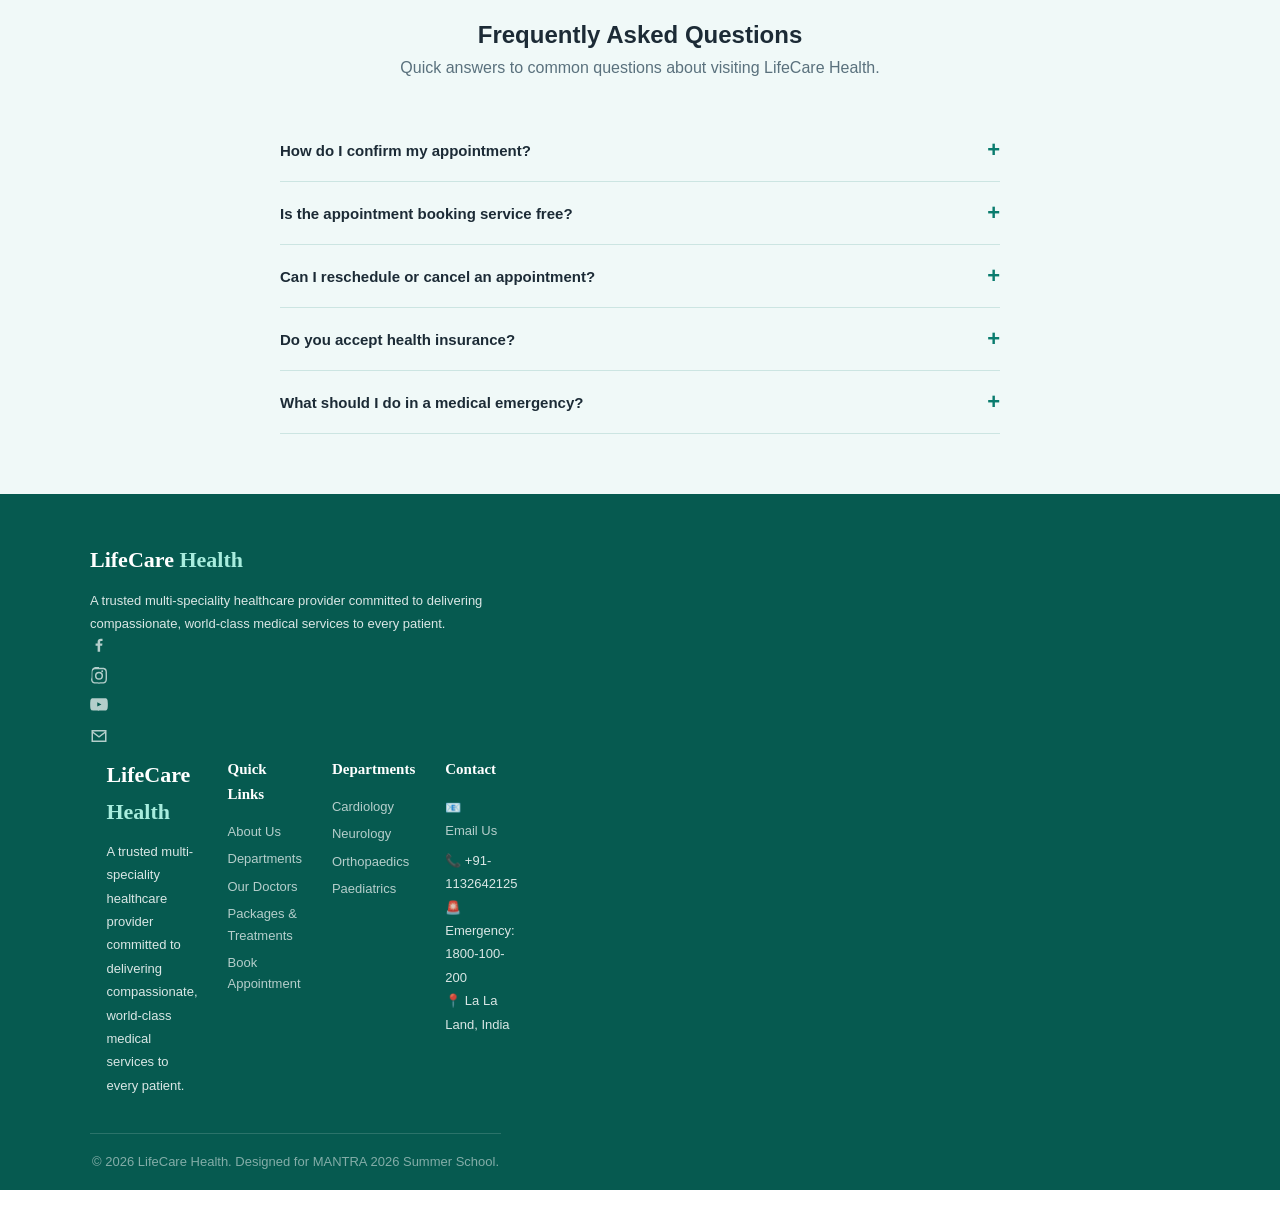
<file: appointment.html>
<!DOCTYPE html>
<html lang="en">
<head>
  <meta charset="UTF-8">
  <meta name="viewport" content="width=device-width, initial-scale=1.0">
  <title>Book Appointment | LifeCare Health</title>
  <meta name="description" content="Book a medical appointment at LifeCare Health online. Choose your department, doctor and preferred date using our easy appointment form.">
  <meta name="keywords" content="book doctor appointment, hospital appointment, medical consultation booking, online appointment">
  <link rel="canonical" href="https://lifecare-health-treatments.netlify.app/appointment.html">

  <!-- Open Graph -->
  <meta property="og:type" content="website">
  <meta property="og:site_name" content="LifeCare Health">
  <meta property="og:title" content="Book Appointment | LifeCare Health">
  <meta property="og:description" content="Book a medical appointment at LifeCare Health online. Choose your department, doctor and preferred date using our easy appointment form.">
  <meta property="og:url" content="https://lifecare-health-treatments.netlify.app/appointment.html">
  <meta property="og:image" content="https://lifecare-health-treatments.netlify.app/og-image.png">
  <meta property="og:image:width" content="1200">
  <meta property="og:image:height" content="630">
  <meta property="og:locale" content="en_IN">

  <!-- Twitter Card -->
  <meta name="twitter:card" content="summary_large_image">
  <meta name="twitter:title" content="Book Appointment | LifeCare Health">
  <meta name="twitter:description" content="Book a medical appointment at LifeCare Health online. Choose your department, doctor and preferred date using our easy appointment form.">
  <meta name="twitter:image" content="https://lifecare-health-treatments.netlify.app//og-image.png">

  <!-- Favicons -->
  <link rel="icon" type="image/svg+xml" href="favicon.svg">
  <link rel="icon" type="image/png" sizes="32x32" href="favicon-32x32.png">
  <link rel="icon" type="image/png" sizes="16x16" href="favicon-16x16.png">
  <link rel="apple-touch-icon" href="apple-touch-icon.png">
  <link rel="manifest" href="site.webmanifest">
  <meta name="theme-color" content="#0a7c6e">

  <!-- Structured Data -->
  <script type="application/ld+json">
  {
    "@context": "https://schema.org",
    "@type": "Hospital",
    "name": "LifeCare Health",
    "url": "https://lifecare-health-treatments.netlify.app/",
    "logo": "https://lifecare-health-treatments.netlify.app/icon-512.png",
    "image": "https://lifecare-health-treatments.netlify.app/og-image.png",
    "description": "LifeCare Health is a multi-speciality hospital offering expert medical care across cardiology, neurology, orthopaedics, paediatrics and more.",
    "telephone": "+91-1132642125",
    "email": "info@lifecarehealth.com",
    "address": {
      "@type": "PostalAddress",
      "streetAddress": "Sector 27",
      "addressLocality": "La La Land",
      "postalCode": "100001",
      "addressCountry": "IN"
    },
    "medicalSpecialty": [
      "Cardiology", "Neurology", "Orthopaedic", "Pediatric",
      "Dentistry", "Ophthalmic", "Oncologic", "Pulmonary", "Gynecologic"
    ],
    "openingHoursSpecification": [
      {
        "@type": "OpeningHoursSpecification",
        "dayOfWeek": ["Monday","Tuesday","Wednesday","Thursday","Friday"],
        "opens": "09:00",
        "closes": "18:00"
      },
      {
        "@type": "OpeningHoursSpecification",
        "dayOfWeek": ["Saturday"],
        "opens": "09:00",
        "closes": "14:00"
      }
    ],
    "sameAs": []
  }
  </script>

  <!-- Google Analytics (GA4) — replace G-XXXXXXXXXX with your Measurement ID -->
  <!--
  <script async src="https://www.googletagmanager.com/gtag/js?id=G-XXXXXXXXXX"></script>
  <script>
    window.dataLayer = window.dataLayer || [];
    function gtag(){dataLayer.push(arguments);}
    gtag('js', new Date());
    gtag('config', 'G-XXXXXXXXXX');
  </script>
  -->
  <link rel="stylesheet" href="style.css">
  <style>
    /* FAQ / Health Tips toggle */
    .faq-item { border-bottom: 1px solid var(--border); }
    .faq-question {
      width: 100%; text-align: left; background: none; border: none;
      padding: 18px 0; font-size: 15px; font-weight: 700; color: var(--ink);
      cursor: pointer; display: flex; justify-content: space-between; align-items: center;
    }
    .faq-question::after { content: '+'; font-size: 22px; color: var(--teal); transition: transform .25s; }
    .faq-question.open::after { transform: rotate(45deg); }
    .faq-answer { max-height: 0; overflow: hidden; transition: max-height .35s ease; }
    .faq-answer p { padding: 0 0 16px; color: var(--muted); font-size: 14px; }
  </style>
</head>
  <!--Start of Tawk.to Script-->
<script type="text/javascript">
var Tawk_API=Tawk_API||{}, Tawk_LoadStart=new Date();
(function(){
var s1=document.createElement("script"),s0=document.getElementsByTagName("script")[0];
s1.async=true;
s1.src='https://tawk.to/chat/6a453f498c45b31d46f20b0b/1jsf7uequ';
s1.charset='UTF-8';
s1.setAttribute('crossorigin','*');
s0.parentNode.insertBefore(s1,s0);
})();
</script>
<!--End of Tawk.to Script-->
<body>

<header class="site-header">
  <div class="container header-inner">
    <a class="logo" href="index.html">LifeCare <span>Health</span></a>
    <button class="menu-btn" id="menuBtn" aria-label="Toggle navigation">☰</button>
    <nav class="nav-links" id="navLinks">
      <a href="index.html">Home</a>
      <a href="about.html">About</a>
      <a href="departments.html">Departments</a>
      <a href="doctors.html">Doctors</a>
      <a href="packages.html">Packages &amp; Treatments</a>
      <a href="gallery.html">Gallery</a>
      <a href="appointment.html" class="active">Appointment</a>
      <a href="contact.html">Contact</a>
    </nav>
  </div>
</header>

<main>

  <section class="page-banner">
    <div class="container">
      <h1>Book an Appointment</h1>
      <p>Fill in the form below to request a consultation. We will confirm within 24 hours.</p>
    </div>
  </section>

  <!-- ── Appointment Form ── -->
  <section class="container section">
    <div class="two-col">
      <div>
        <span class="section-label">Online Booking</span>
        <h2>Request Your Appointment</h2>
        <p style="color:var(--muted);margin-bottom:28px;">All fields marked with * are required. Our team will call you to confirm your slot.</p>

        <div class="form-wrap">
          <form id="appointmentForm" novalidate>
            <div class="form-grid">

              <div class="form-group">
                <label for="apptName">Full Name *</label>
                <input type="text" id="apptName" placeholder="Your full name" autocomplete="name">
              </div>

              <div class="form-group">
                <label for="apptEmail">Email Address *</label>
                <input type="email" id="apptEmail" placeholder="your@email.com" autocomplete="email">
              </div>

              <div class="form-group">
                <label for="apptPhone">Mobile Number *</label>
                <input type="tel" id="apptPhone" placeholder="10-digit mobile number" autocomplete="tel">
              </div>

              <div class="form-group">
                <label for="apptAge">Age</label>
                <input type="number" id="apptAge" placeholder="Your age" min="0" max="120">
              </div>

              <div class="form-group">
                <label for="apptDept">Department *</label>
                <select id="apptDept">
                  <option value="">Select Department</option>
                  <option>Cardiology</option>
                  <option>Neurology</option>
                  <option>Orthopaedics</option>
                  <option>Paediatrics</option>
                  <option>Dental</option>
                  <option>Ophthalmology</option>
                  <option>Radiology</option>
                  <option>Gynaecology &amp; Obstetrics</option>
                  <option>Oncology</option>
                  <option>Pulmonology</option>
                  <option>General Medicine</option>
                </select>
              </div>

              <div class="form-group">
                <label for="apptDate">Preferred Date *</label>
                <input type="date" id="apptDate">
              </div>

              <div class="form-group full">
                <label for="apptPackage">Interested in a Package / Treatment? (optional)</label>
                <select id="apptPackage">
                  <option value="">No preference / Not sure</option>
                  <optgroup label="Preventive Care Packages (all departments)">
                    <option>Basic Health Screening</option>
                    <option>Executive Full Body Checkup</option>
                    <option>Cardiac Care Package</option>
                    <option>Women's Wellness Package</option>
                    <option>Senior Citizen Package</option>
                    <option>Diabetes Management Package</option>
                  </optgroup>
                  <optgroup id="deptTreatGroup" label="Treatments — select a department first">
                  </optgroup>
                </select>
                <p class="form-hint" id="apptPackageHint">Preventive packages are available to everyone. Choose a department above to also see treatments specific to it, or see the full list on our <a href="packages.html">Packages &amp; Treatments</a> page.</p>
              </div>

              <div class="form-group full conditional-group" id="prescriptionGroup">
                <label for="apptPrescription">Upload Prescription (optional)</label>
                <input type="file" id="apptPrescription" accept=".pdf,.jpg,.jpeg,.png">
                <p class="form-hint">If you have a doctor's prescription related to your selected package or treatment, you can attach it here — this helps our specialists prepare for your visit. Accepted formats: PDF, JPG, PNG.</p>
              </div>

              <div class="form-group full">
                <label for="apptSymptoms">Symptoms / Reason for Visit</label>
                <textarea id="apptSymptoms" rows="4" placeholder="Briefly describe your symptoms or reason for the appointment"></textarea>
              </div>

            </div>

            <button class="btn btn-coral" type="submit" style="width:100%;margin-top:8px;font-size:16px;">Submit Appointment Request</button>
            <p id="apptMessage" class="result" style="display:none;" role="alert"></p>
          </form>
        </div>
      </div>

      <!-- ── Side Info ── -->
      <div>
        <div class="info-box u-mb-24">
          <h3>OPD Timings</h3>
          <p class="u-muted-fs14-mb12">Walk-in consultation hours at LifeCare Health:</p>
          <ul class="opd-list">
            <li class="u-opd-row">🕙 Monday – Friday &nbsp; 9:00 AM – 6:00 PM</li>
            <li class="u-opd-row">🕙 Saturday &nbsp;&nbsp;&nbsp;&nbsp;&nbsp;&nbsp;&nbsp;&nbsp;&nbsp;&nbsp; 9:00 AM – 2:00 PM</li>
            <li class="u-py-8">🚨 Emergency &nbsp;&nbsp;&nbsp;&nbsp;&nbsp;&nbsp;&nbsp;&nbsp; 24 × 7</li>
          </ul>
        </div>

        <div class="emergency-box">
          <h3>🚨 Emergency Helpline</h3>
          <div class="hotline">1800-100-200</div>
          <p class="u-mt-8">For life-threatening emergencies, call immediately or visit our 24-hour Emergency Department.</p>
        </div>

        <div class="info-panel">
          <h3 class="u-teal-mb-12">What to Bring</h3>
          <ul class="u-muted-fs14-ml18">
            <li class="u-mb-6">Valid government-issued photo ID</li>
            <li class="u-mb-6">Previous medical records or reports</li>
            <li class="u-mb-6">List of current medications</li>
            <li class="u-mb-6">Insurance card (if applicable)</li>
            <li>Referral letter (if any)</li>
          </ul>
        </div>
      </div>
    </div>
  </section>

  <!-- ── FAQ Health Tips Toggle ── -->
  <section class="u-section-alt">
    <div class="container">
      <div class="section-head center">
        <span class="section-label">Health Tips</span>
        <h2>Frequently Asked Questions</h2>
        <p class="section-intro">Quick answers to common questions about visiting LifeCare Health.</p>
      </div>
      <div class="u-narrow-center">

        <div class="faq-item">
          <button class="faq-question" aria-expanded="false">How do I confirm my appointment?</button>
          <div class="faq-answer"><p>Once you submit the form, our team will call you within 24 hours to confirm the date, time and assigned doctor for your consultation.</p></div>
        </div>

        <div class="faq-item">
          <button class="faq-question" aria-expanded="false">Is the appointment booking service free?</button>
          <div class="faq-answer"><p>Yes, booking an appointment through our online form is completely free. Consultation fees depend on the department and doctor, and will be informed at confirmation.</p></div>
        </div>

        <div class="faq-item">
          <button class="faq-question" aria-expanded="false">Can I reschedule or cancel an appointment?</button>
          <div class="faq-answer"><p>Yes. Please call us at +91-9876543210 at least 24 hours before your scheduled slot to reschedule or cancel without any charge.</p></div>
        </div>

        <div class="faq-item">
          <button class="faq-question" aria-expanded="false">Do you accept health insurance?</button>
          <div class="faq-answer"><p>LifeCare Health is empanelled with all major insurance providers in India. Please bring your insurance card and policy number at the time of your visit.</p></div>
        </div>

        <div class="faq-item">
          <button class="faq-question" aria-expanded="false">What should I do in a medical emergency?</button>
          <div class="faq-answer"><p>Call our 24-hour emergency helpline at 1800-100-200 immediately, or proceed directly to our Emergency Department. Our rapid response team is available round the clock.</p></div>
        </div>

      </div>
    </div>
  </section>

</main>
  <footer class="site-footer">
  <div class="container">
    <div class="footer-grid">
      <div class="footer-col">
        <div class="footer-logo">LifeCare <span>Health</span></div>
        <p>A trusted multi-speciality healthcare provider committed to delivering compassionate, world-class medical services to every patient.</p>
        <div class="social-links">
          <a href="https://facebook.com/lifecarehealth" target="_blank" rel="noopener" aria-label="LifeCare Health on Facebook">
            <svg viewBox="0 0 24 24" width="18" height="18" fill="currentColor"><path d="M13.5 21v-8h2.7l.4-3.1h-3.1V8c0-.9.25-1.5 1.55-1.5H16.7V3.7C16.4 3.66 15.4 3.57 14.24 3.57c-2.42 0-4.08 1.48-4.08 4.2V9.9H7.44V13h2.72v8h3.34z"/></svg>
          </a>
          <a href="https://instagram.com/lifecarehealth" target="_blank" rel="noopener" aria-label="LifeCare Health on Instagram">
            <svg viewBox="0 0 24 24" width="18" height="18" fill="currentColor"><path d="M12 2.2c3.2 0 3.58.01 4.85.07 1.17.05 1.97.24 2.43.4a4.9 4.9 0 0 1 1.77 1.15 4.9 4.9 0 0 1 1.15 1.77c.16.46.35 1.26.4 2.43.06 1.27.07 1.65.07 4.85s-.01 3.58-.07 4.85c-.05 1.17-.24 1.97-.4 2.43a4.9 4.9 0 0 1-1.15 1.77 4.9 4.9 0 0 1-1.77 1.15c-.46.16-1.26.35-2.43.4-1.27.06-1.65.07-4.85.07s-3.58-.01-4.85-.07c-1.17-.05-1.97-.24-2.43-.4a4.9 4.9 0 0 1-1.77-1.15 4.9 4.9 0 0 1-1.15-1.77c-.16-.46-.35-1.26-.4-2.43C2.21 15.58 2.2 15.2 2.2 12s.01-3.58.07-4.85c.05-1.17.24-1.97.4-2.43A4.9 4.9 0 0 1 3.82 3 4.9 4.9 0 0 1 5.59 1.85c.46-.16 1.26-.35 2.43-.4C9.29 1.39 9.67 1.38 12 1.38zm0 2c-3.15 0-3.5.01-4.73.07-.96.04-1.48.2-1.82.34-.46.18-.79.39-1.13.73-.34.34-.55.67-.73 1.13-.14.34-.3.86-.34 1.82-.06 1.23-.07 1.58-.07 4.73s.01 3.5.07 4.73c.04.96.2 1.48.34 1.82.18.46.39.79.73 1.13.34.34.67.55 1.13.73.34.14.86.3 1.82.34 1.23.06 1.58.07 4.73.07s3.5-.01 4.73-.07c.96-.04 1.48-.2 1.82-.34.46-.18.79-.39 1.13-.73.34-.34.55-.67.73-1.13.14-.34.3-.86.34-1.82.06-1.23.07-1.58.07-4.73s-.01-3.5-.07-4.73c-.04-.96-.2-1.48-.34-1.82a3.06 3.06 0 0 0-.73-1.13 3.06 3.06 0 0 0-1.13-.73c-.34-.14-.86-.3-1.82-.34-1.23-.06-1.58-.07-4.73-.07zm0 3.4a5.4 5.4 0 1 1 0 10.8 5.4 5.4 0 0 1 0-10.8zm0 2a3.4 3.4 0 1 0 0 6.8 3.4 3.4 0 0 0 0-6.8zm5.53-2.6a1.26 1.26 0 1 1-2.52 0 1.26 1.26 0 0 1 2.52 0z"/></svg>
          </a>
          <a href="https://youtube.com/@lifecarehealth" target="_blank" rel="noopener" aria-label="LifeCare Health on YouTube">
            <svg viewBox="0 0 24 24" width="18" height="18" fill="currentColor"><path d="M23.5 6.5s-.23-1.64-.94-2.36c-.9-.95-1.9-.95-2.36-1C17 3 12 3 12 3h-.01s-5 0-8.19.14c-.46.05-1.46.05-2.36 1C.74 4.86.5 6.5.5 6.5S.25 8.42.25 10.35v1.79c0 1.93.25 3.85.25 3.85s.24 1.64.94 2.36c.9.95 2.08.92 2.6 1.02C5.5 19.5 12 19.56 12 19.56s5.01-.01 8.2-.15c.46-.06 1.46-.06 2.36-1.01.71-.72.94-2.36.94-2.36s.25-1.92.25-3.85v-1.79c0-1.93-.25-3.85-.25-3.85zM9.7 14.1V8.4l5.6 2.86-5.6 2.85z"/></svg>
          </a>
          <a href="#" class="e-mail" data-u="info" data-d="lifecarehealth.com" aria-label="Email LifeCare Health">
            <svg viewBox="0 0 24 24" width="18" height="18" fill="currentColor"><path d="M2 4h20v16H2V4zm2 2v.01L12 12l8-5.99V6H4zm16 12V8.24l-8 6-8-6V18h16z"/></svg>
          </a>
        </div>


  <div class="container">
    <div class="footer-grid">
      <div class="footer-col">
        <div class="footer-logo">LifeCare <span>Health</span></div>
        <p>A trusted multi-speciality healthcare provider committed to delivering compassionate, world-class medical services to every patient.</p>
      </div>
      <div class="footer-col">
        <h3>Quick Links</h3>
        <a href="about.html">About Us</a>
        <a href="departments.html">Departments</a>
        <a href="doctors.html">Our Doctors</a>
        <a href="packages.html">Packages &amp; Treatments</a>
        <a href="appointment.html">Book Appointment</a>
      </div>
      <div class="footer-col">
        <h3>Departments</h3>
        <a href="departments.html">Cardiology</a>
        <a href="departments.html">Neurology</a>
        <a href="departments.html">Orthopaedics</a>
        <a href="departments.html">Paediatrics</a>
      </div>
      <div class="footer-col">
        <h3>Contact</h3>
        <p>📧 <a href="#" class="e-mail" data-u="info" data-d="lifecarehealth.com" aria-label="Email LifeCare Health">Email Us</a></p>
        <p>📞 +91-1132642125</p>
        <p>🚨 Emergency: 1800-100-200</p>
        <p>📍 La La Land, India</p>
      </div>
    </div>
  </div>
  <div class="footer-bottom">
    <p>© 2026 LifeCare Health. Designed for MANTRA 2026 Summer School.</p>
  </div>
</footer>

<script src="script.js"></script>
<script>
  // Show result element after validation fires
  const apptMsg = document.getElementById('apptMessage');
  const origForm = document.getElementById('appointmentForm');
  if (origForm) {
    origForm.addEventListener('submit', () => {
      if (apptMsg) apptMsg.style.display = 'block';
    }, true);
  }
 // Show the prescription upload field only when a package/treatment is chosen
  const apptPackageSelect = document.getElementById('apptPackage');
  const prescriptionGroup = document.getElementById('prescriptionGroup');
  if (apptPackageSelect && prescriptionGroup) {
    apptPackageSelect.addEventListener('change', function () {
      prescriptionGroup.classList.toggle('open', this.value !== '');
    });
  }
</script>
</body>
</html>
</file>
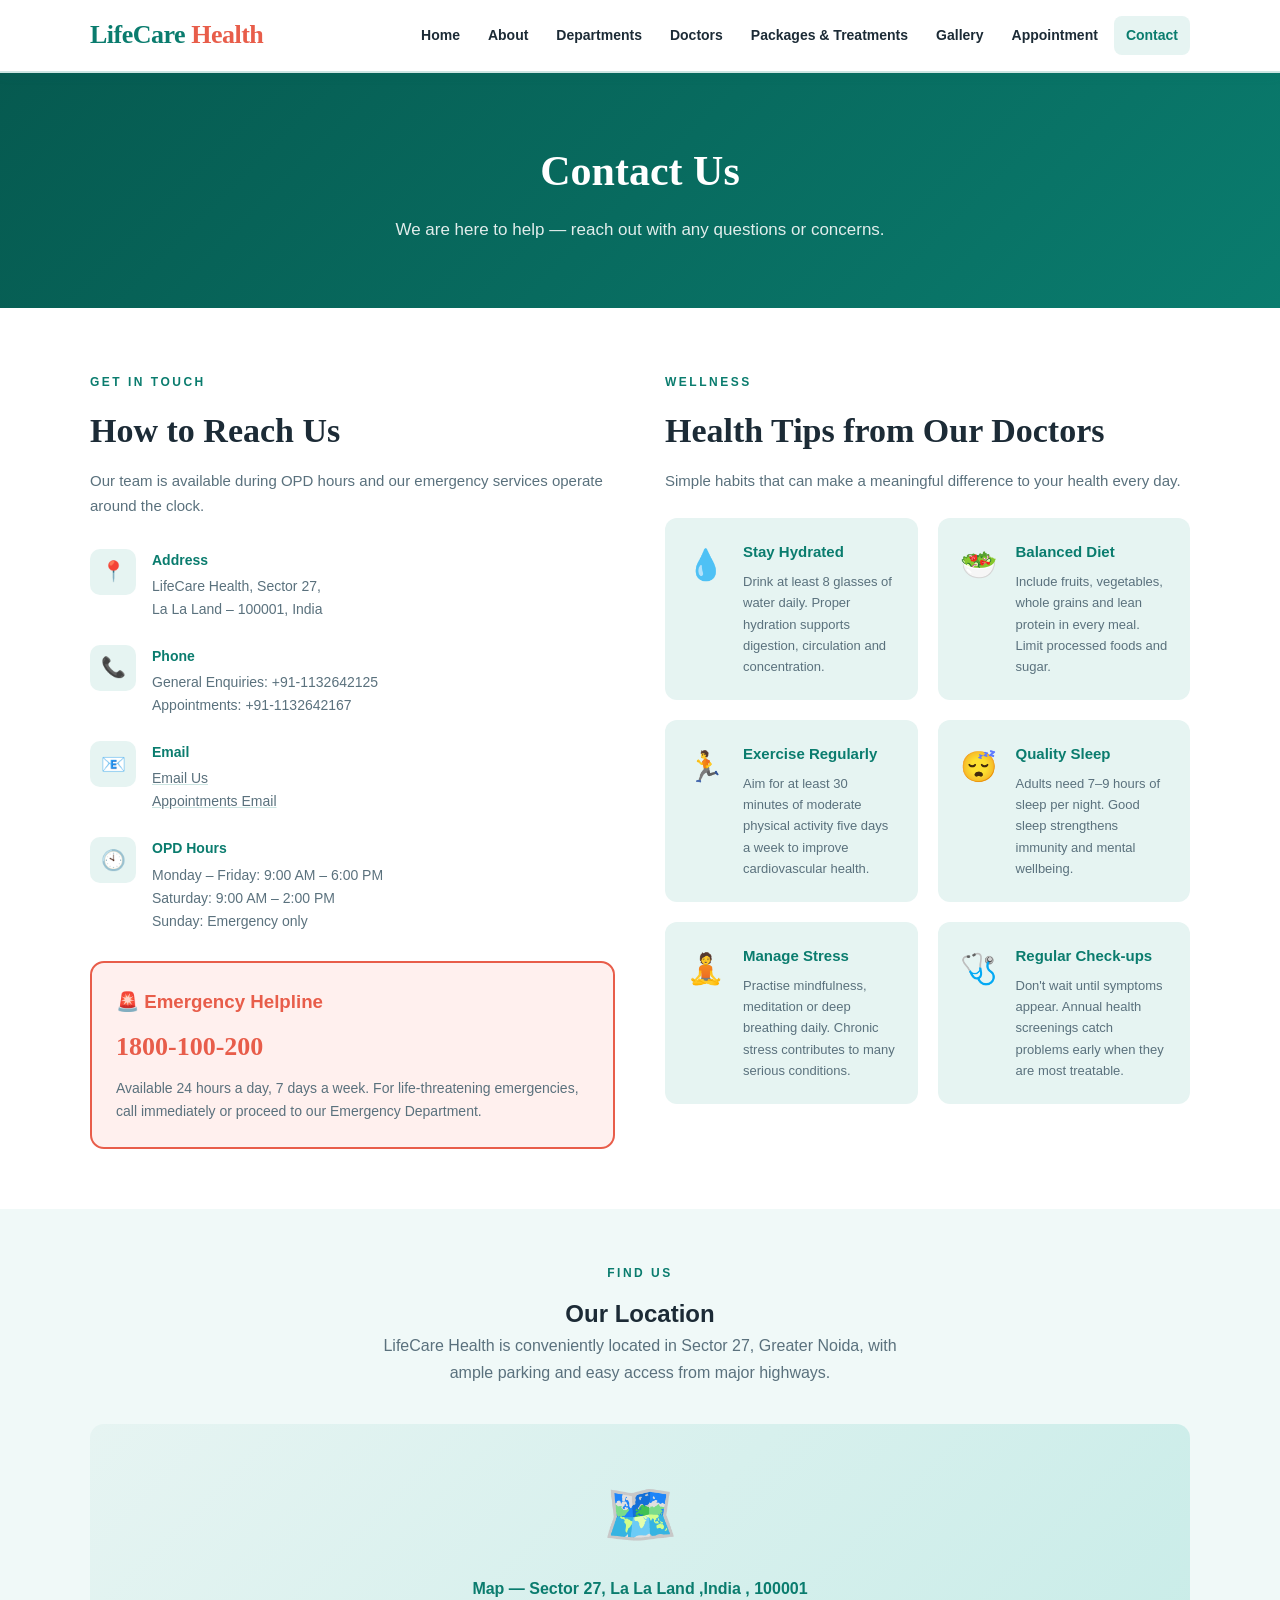
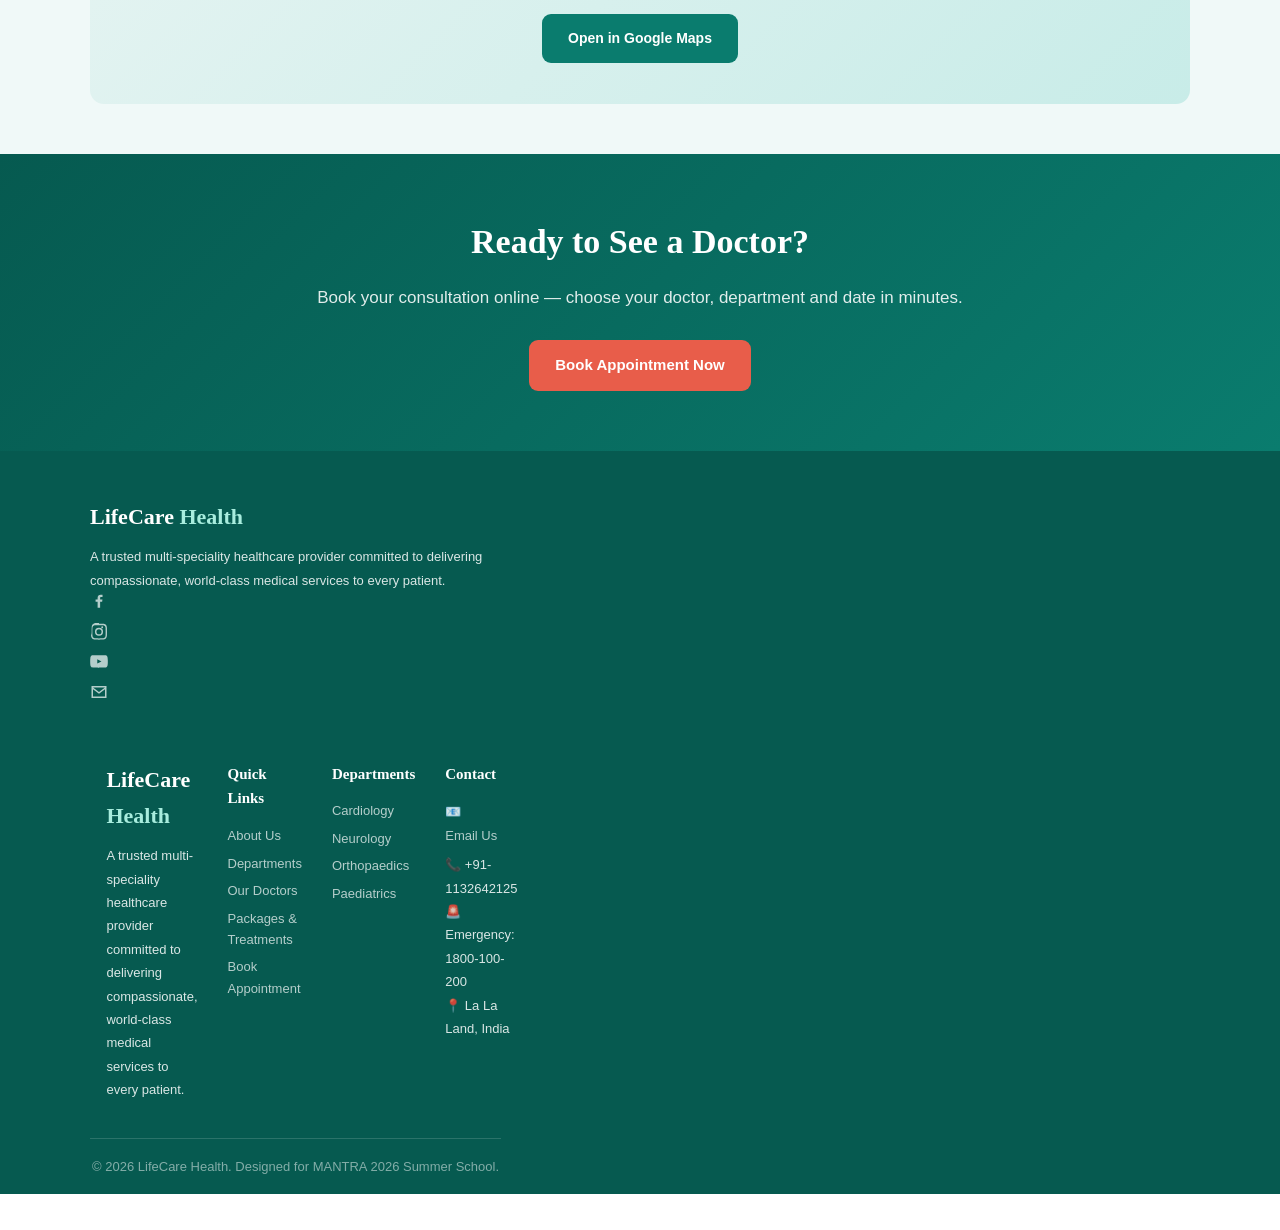
<file: contact.html>
<!DOCTYPE html>
<html lang="en">
<head>
  <meta charset="UTF-8">
  <meta name="viewport" content="width=device-width, initial-scale=1.0">
  <title>Contact LifeCare Health | Location & Enquiries</title>
  <meta name="description" content="Contact LifeCare Health for appointment enquiries, directions, emergency support and general information. Located in Greater Noida, India.">
  <meta name="keywords" content="contact hospital, hospital address, healthcare enquiry, emergency contact, hospital location">
  <link rel="canonical" href="https://lifecare-health-treatments.netlify.app/contact.html">

  <!-- Open Graph -->
  <meta property="og:type" content="website">
  <meta property="og:site_name" content="LifeCare Health">
  <meta property="og:title" content="Contact LifeCare Health | Location & Enquiries">
  <meta property="og:description" content="Contact LifeCare Health for appointment enquiries, directions, emergency support and general information.">
  <meta property="og:url" content="https://lifecare-health-treatments.netlify.app/contact.html">
  <meta property="og:image" content="https://lifecare-health-treatments.netlify.app/og-image.png">
  <meta property="og:image:width" content="1200">
  <meta property="og:image:height" content="630">
  <meta property="og:locale" content="en_IN">

  <!-- Twitter Card -->
  <meta name="twitter:card" content="summary_large_image">
  <meta name="twitter:title" content="Contact LifeCare Health | Location & Enquiries">
  <meta name="twitter:description" content="Contact LifeCare Health for appointment enquiries, directions, emergency support and general information.">
  <meta name="twitter:image" content="https://lifecare-health-treatments.netlify.app/og-image.png">

  <!-- Favicons -->
  <link rel="icon" type="image/svg+xml" href="favicon.svg">
  <link rel="icon" type="image/png" sizes="32x32" href="favicon-32x32.png">
  <link rel="icon" type="image/png" sizes="16x16" href="favicon-16x16.png">
  <link rel="apple-touch-icon" href="apple-touch-icon.png">
  <link rel="manifest" href="site.webmanifest">
  <meta name="theme-color" content="#0a7c6e">

  <!-- Structured Data -->
  <script type="application/ld+json">
  {
    "@context": "https://schema.org",
    "@type": "Hospital",
    "name": "LifeCare Health",
    "url": "https://lifecare-health-treatments.netlify.app/",
    "logo": "https://lifecare-health-treatments.netlify.app/icon-512.png",
    "image": "https://lifecare-health-treatments.netlify.app/og-image.png",
    "description": "LifeCare Health is a multi-speciality hospital offering expert medical care across cardiology, neurology, orthopaedics, paediatrics and more.",
    "telephone": "+91-1132642125",
    "email": "info@lifecarehealth.com",
    "address": {
      "@type": "PostalAddress",
      "streetAddress": "Sector 27",
      "addressLocality": "La La Land",
      "postalCode": "100001",
      "addressCountry": "IN"
    },
    "medicalSpecialty": [
      "Cardiology", "Neurology", "Orthopaedic", "Pediatric",
      "Dentistry", "Ophthalmic", "Oncologic", "Pulmonary", "Gynecologic"
    ],
    "openingHoursSpecification": [
      {
        "@type": "OpeningHoursSpecification",
        "dayOfWeek": ["Monday","Tuesday","Wednesday","Thursday","Friday"],
        "opens": "09:00",
        "closes": "18:00"
      },
      {
        "@type": "OpeningHoursSpecification",
        "dayOfWeek": ["Saturday"],
        "opens": "09:00",
        "closes": "14:00"
      }
    ],
    "sameAs": []
  }
  </script>

  <!-- Google Analytics (GA4) — replace G-XXXXXXXXXX with your Measurement ID -->
  <!--
  <script async src="https://www.googletagmanager.com/gtag/js?id=G-XXXXXXXXXX"></script>
  <script>
    window.dataLayer = window.dataLayer || [];
    function gtag(){dataLayer.push(arguments);}
    gtag('js', new Date());
    gtag('config', 'G-XXXXXXXXXX');
  </script>
  -->
  <link rel="stylesheet" href="style.css">
</head>
  <!--Start of Tawk.to Script-->
<script type="text/javascript">
var Tawk_API=Tawk_API||{}, Tawk_LoadStart=new Date();
(function(){
var s1=document.createElement("script"),s0=document.getElementsByTagName("script")[0];
s1.async=true;
s1.src='https://tawk.to/chat/6a453f498c45b31d46f20b0b/1jsf7uequ';
s1.charset='UTF-8';
s1.setAttribute('crossorigin','*');
s0.parentNode.insertBefore(s1,s0);
})();
</script>
<!--End of Tawk.to Script-->
<body>

<header class="site-header">
  <div class="container header-inner">
    <a class="logo" href="index.html">LifeCare <span>Health</span></a>
    <button class="menu-btn" id="menuBtn" aria-label="Toggle navigation">☰</button>
    <nav class="nav-links" id="navLinks">
      <a href="index.html">Home</a>
      <a href="about.html">About</a>
      <a href="departments.html">Departments</a>
      <a href="doctors.html">Doctors</a>
      <a href="packages.html">Packages &amp; Treatments</a>
      <a href="gallery.html">Gallery</a>
      <a href="appointment.html">Appointment</a>
      <a href="contact.html" class="active">Contact</a>
    </nav>
  </div>
</header>

<main>

  <section class="page-banner">
    <div class="container">
      <h1>Contact Us</h1>
      <p>We are here to help — reach out with any questions or concerns.</p>
    </div>
  </section>

  <!-- ── Contact Details + Health Tips ── -->
  <section class="container section">
    <div class="contact-grid">

      <!-- Left: Contact Details -->
      <div>
        <span class="section-label">Get in Touch</span>
        <h2>How to Reach Us</h2>
        <p class="u-muted-mb-30-15">Our team is available during OPD hours and our emergency services operate around the clock.</p>

        <div class="contact-detail">
          <div class="contact-icon">📍</div>
          <div>
            <h3>Address</h3>
            <p>LifeCare Health, Sector 27,<br>La La Land – 100001, India</p>
          </div>
        </div>

        <div class="contact-detail">
          <div class="contact-icon">📞</div>
          <div>
            <h3>Phone</h3>
            <p>General Enquiries: +91-1132642125<br>Appointments: +91-1132642167</p>
          </div>
        </div>

        <div class="contact-detail">
          <div class="contact-icon">📧</div>
          <div>
            <h3>Email</h3>
            <p><a href="#" class="e-mail" data-u="info" data-d="lifecarehealth.com" aria-label="Email LifeCare Health">Email Us</a><br><a href="#" class="e-mail" data-u="appointments" data-d="lifecarehealth.com" aria-label="Email LifeCare Health">Appointments Email</a></p>
          </div>
        </div>

        <div class="contact-detail">
          <div class="contact-icon">🕙</div>
          <div>
            <h3>OPD Hours</h3>
            <p>Monday – Friday: 9:00 AM – 6:00 PM<br>Saturday: 9:00 AM – 2:00 PM<br>Sunday: Emergency only</p>
          </div>
        </div>

        <div class="emergency-box">
          <h3>🚨 Emergency Helpline</h3>
          <div class="hotline">1800-100-200</div>
          <p class="u-mt-8">Available 24 hours a day, 7 days a week. For life-threatening emergencies, call immediately or proceed to our Emergency Department.</p>
        </div>
      </div>

      <!-- Right: Health Tips -->
      <div>
        <span class="section-label">Wellness</span>
        <h2>Health Tips from Our Doctors</h2>
        <p class="u-muted-mb-24-15">Simple habits that can make a meaningful difference to your health every day.</p>

        <div class="tips-grid">
          <div class="tip-card">
            <div class="tip-icon">💧</div>
            <div>
              <h3>Stay Hydrated</h3>
              <p>Drink at least 8 glasses of water daily. Proper hydration supports digestion, circulation and concentration.</p>
            </div>
          </div>

          <div class="tip-card">
            <div class="tip-icon">🥗</div>
            <div>
              <h3>Balanced Diet</h3>
              <p>Include fruits, vegetables, whole grains and lean protein in every meal. Limit processed foods and sugar.</p>
            </div>
          </div>

          <div class="tip-card">
            <div class="tip-icon">🏃</div>
            <div>
              <h3>Exercise Regularly</h3>
              <p>Aim for at least 30 minutes of moderate physical activity five days a week to improve cardiovascular health.</p>
            </div>
          </div>

          <div class="tip-card">
            <div class="tip-icon">😴</div>
            <div>
              <h3>Quality Sleep</h3>
              <p>Adults need 7–9 hours of sleep per night. Good sleep strengthens immunity and mental wellbeing.</p>
            </div>
          </div>

          <div class="tip-card">
            <div class="tip-icon">🧘</div>
            <div>
              <h3>Manage Stress</h3>
              <p>Practise mindfulness, meditation or deep breathing daily. Chronic stress contributes to many serious conditions.</p>
            </div>
          </div>

          <div class="tip-card">
            <div class="tip-icon">🩺</div>
            <div>
              <h3>Regular Check-ups</h3>
              <p>Don't wait until symptoms appear. Annual health screenings catch problems early when they are most treatable.</p>
            </div>
          </div>
        </div>
      </div>

    </div>
  </section>

  <!-- ── Map Placeholder ── -->
  <section class="u-section-alt-sm">
    <div class="container">
      <div class="section-head center">
        <span class="section-label">Find Us</span>
        <h2>Our Location</h2>
        <p class="section-intro">LifeCare Health is conveniently located in Sector 27, Greater Noida, with ample parking and easy access from major highways.</p>
      </div>
      <div class="map-placeholder">
        <span class="u-emoji-60">🗺️</span>
        <span>Map — Sector 27, La La Land ,India , 100001</span>
        <a href="https://maps.google.com" target="_blank" rel="noopener" class="btn u-fs-14">Open in Google Maps</a>
      </div>
    </div>
  </section>

  <!-- ── CTA ── -->
  <section class="highlight-band">
    <div class="container">
      <h2>Ready to See a Doctor?</h2>
      <p>Book your consultation online  — choose your doctor, department and date in minutes.</p>
      <a class="btn btn-coral" href="appointment.html">Book Appointment Now</a>
    </div>
  </section>

</main>
  <footer class="site-footer">
  <div class="container">
    <div class="footer-grid">
      <div class="footer-col">
        <div class="footer-logo">LifeCare <span>Health</span></div>
        <p>A trusted multi-speciality healthcare provider committed to delivering compassionate, world-class medical services to every patient.</p>
        <div class="social-links">
          <a href="https://facebook.com/lifecarehealth" target="_blank" rel="noopener" aria-label="LifeCare Health on Facebook">
            <svg viewBox="0 0 24 24" width="18" height="18" fill="currentColor"><path d="M13.5 21v-8h2.7l.4-3.1h-3.1V8c0-.9.25-1.5 1.55-1.5H16.7V3.7C16.4 3.66 15.4 3.57 14.24 3.57c-2.42 0-4.08 1.48-4.08 4.2V9.9H7.44V13h2.72v8h3.34z"/></svg>
          </a>
          <a href="https://instagram.com/lifecarehealth" target="_blank" rel="noopener" aria-label="LifeCare Health on Instagram">
            <svg viewBox="0 0 24 24" width="18" height="18" fill="currentColor"><path d="M12 2.2c3.2 0 3.58.01 4.85.07 1.17.05 1.97.24 2.43.4a4.9 4.9 0 0 1 1.77 1.15 4.9 4.9 0 0 1 1.15 1.77c.16.46.35 1.26.4 2.43.06 1.27.07 1.65.07 4.85s-.01 3.58-.07 4.85c-.05 1.17-.24 1.97-.4 2.43a4.9 4.9 0 0 1-1.15 1.77 4.9 4.9 0 0 1-1.77 1.15c-.46.16-1.26.35-2.43.4-1.27.06-1.65.07-4.85.07s-3.58-.01-4.85-.07c-1.17-.05-1.97-.24-2.43-.4a4.9 4.9 0 0 1-1.77-1.15 4.9 4.9 0 0 1-1.15-1.77c-.16-.46-.35-1.26-.4-2.43C2.21 15.58 2.2 15.2 2.2 12s.01-3.58.07-4.85c.05-1.17.24-1.97.4-2.43A4.9 4.9 0 0 1 3.82 3 4.9 4.9 0 0 1 5.59 1.85c.46-.16 1.26-.35 2.43-.4C9.29 1.39 9.67 1.38 12 1.38zm0 2c-3.15 0-3.5.01-4.73.07-.96.04-1.48.2-1.82.34-.46.18-.79.39-1.13.73-.34.34-.55.67-.73 1.13-.14.34-.3.86-.34 1.82-.06 1.23-.07 1.58-.07 4.73s.01 3.5.07 4.73c.04.96.2 1.48.34 1.82.18.46.39.79.73 1.13.34.34.67.55 1.13.73.34.14.86.3 1.82.34 1.23.06 1.58.07 4.73.07s3.5-.01 4.73-.07c.96-.04 1.48-.2 1.82-.34.46-.18.79-.39 1.13-.73.34-.34.55-.67.73-1.13.14-.34.3-.86.34-1.82.06-1.23.07-1.58.07-4.73s-.01-3.5-.07-4.73c-.04-.96-.2-1.48-.34-1.82a3.06 3.06 0 0 0-.73-1.13 3.06 3.06 0 0 0-1.13-.73c-.34-.14-.86-.3-1.82-.34-1.23-.06-1.58-.07-4.73-.07zm0 3.4a5.4 5.4 0 1 1 0 10.8 5.4 5.4 0 0 1 0-10.8zm0 2a3.4 3.4 0 1 0 0 6.8 3.4 3.4 0 0 0 0-6.8zm5.53-2.6a1.26 1.26 0 1 1-2.52 0 1.26 1.26 0 0 1 2.52 0z"/></svg>
          </a>
          <a href="https://youtube.com/@lifecarehealth" target="_blank" rel="noopener" aria-label="LifeCare Health on YouTube">
            <svg viewBox="0 0 24 24" width="18" height="18" fill="currentColor"><path d="M23.5 6.5s-.23-1.64-.94-2.36c-.9-.95-1.9-.95-2.36-1C17 3 12 3 12 3h-.01s-5 0-8.19.14c-.46.05-1.46.05-2.36 1C.74 4.86.5 6.5.5 6.5S.25 8.42.25 10.35v1.79c0 1.93.25 3.85.25 3.85s.24 1.64.94 2.36c.9.95 2.08.92 2.6 1.02C5.5 19.5 12 19.56 12 19.56s5.01-.01 8.2-.15c.46-.06 1.46-.06 2.36-1.01.71-.72.94-2.36.94-2.36s.25-1.92.25-3.85v-1.79c0-1.93-.25-3.85-.25-3.85zM9.7 14.1V8.4l5.6 2.86-5.6 2.85z"/></svg>
          </a>
          <a href="#" class="e-mail" data-u="info" data-d="lifecarehealth.com" aria-label="Email LifeCare Health">
            <svg viewBox="0 0 24 24" width="18" height="18" fill="currentColor"><path d="M2 4h20v16H2V4zm2 2v.01L12 12l8-5.99V6H4zm16 12V8.24l-8 6-8-6V18h16z"/></svg>
          </a>
        </div>

<footer class="site-footer">
  <div class="container">
    <div class="footer-grid">
      <div class="footer-col">
        <div class="footer-logo">LifeCare <span>Health</span></div>
        <p>A trusted multi-speciality healthcare provider committed to delivering compassionate, world-class medical services to every patient.</p>
      </div>
      <div class="footer-col">
        <h3>Quick Links</h3>
        <a href="about.html">About Us</a>
        <a href="departments.html">Departments</a>
        <a href="doctors.html">Our Doctors</a>
        <a href="packages.html">Packages &amp; Treatments</a>
        <a href="appointment.html">Book Appointment</a>
      </div>
      <div class="footer-col">
        <h3>Departments</h3>
        <a href="departments.html">Cardiology</a>
        <a href="departments.html">Neurology</a>
        <a href="departments.html">Orthopaedics</a>
        <a href="departments.html">Paediatrics</a>
      </div>
      <div class="footer-col">
        <h3>Contact</h3>
        <p>📧 <a href="#" class="e-mail" data-u="info" data-d="lifecarehealth.com" aria-label="Email LifeCare Health">Email Us</a></p>
        <p>📞 +91-1132642125</p>
        <p>🚨 Emergency: 1800-100-200</p>
        <p>📍 La La Land, India</p>
      </div>
    </div>
  </div>
  <div class="footer-bottom">
    <p>© 2026 LifeCare Health. Designed for MANTRA 2026 Summer School.</p>
  </div>
</footer>

<script src="script.js"></script>
</body>
</html>
</file>
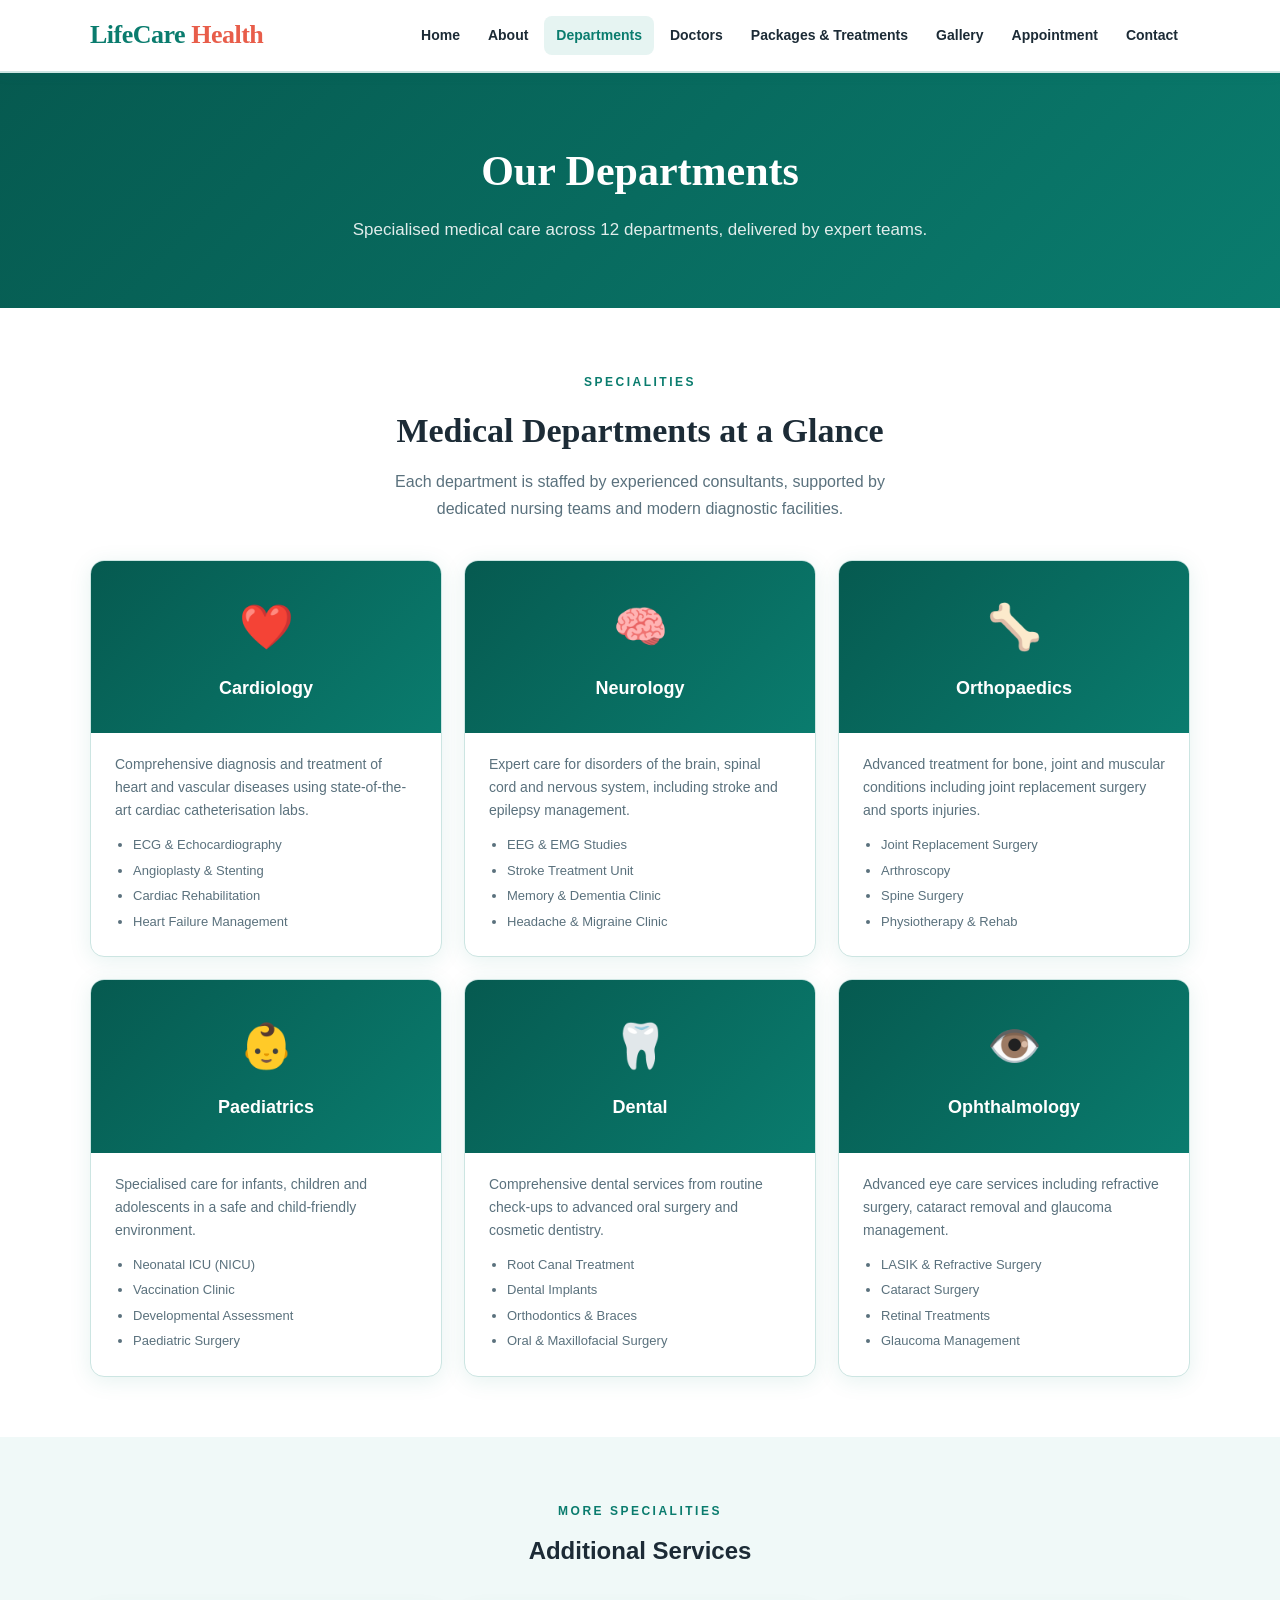
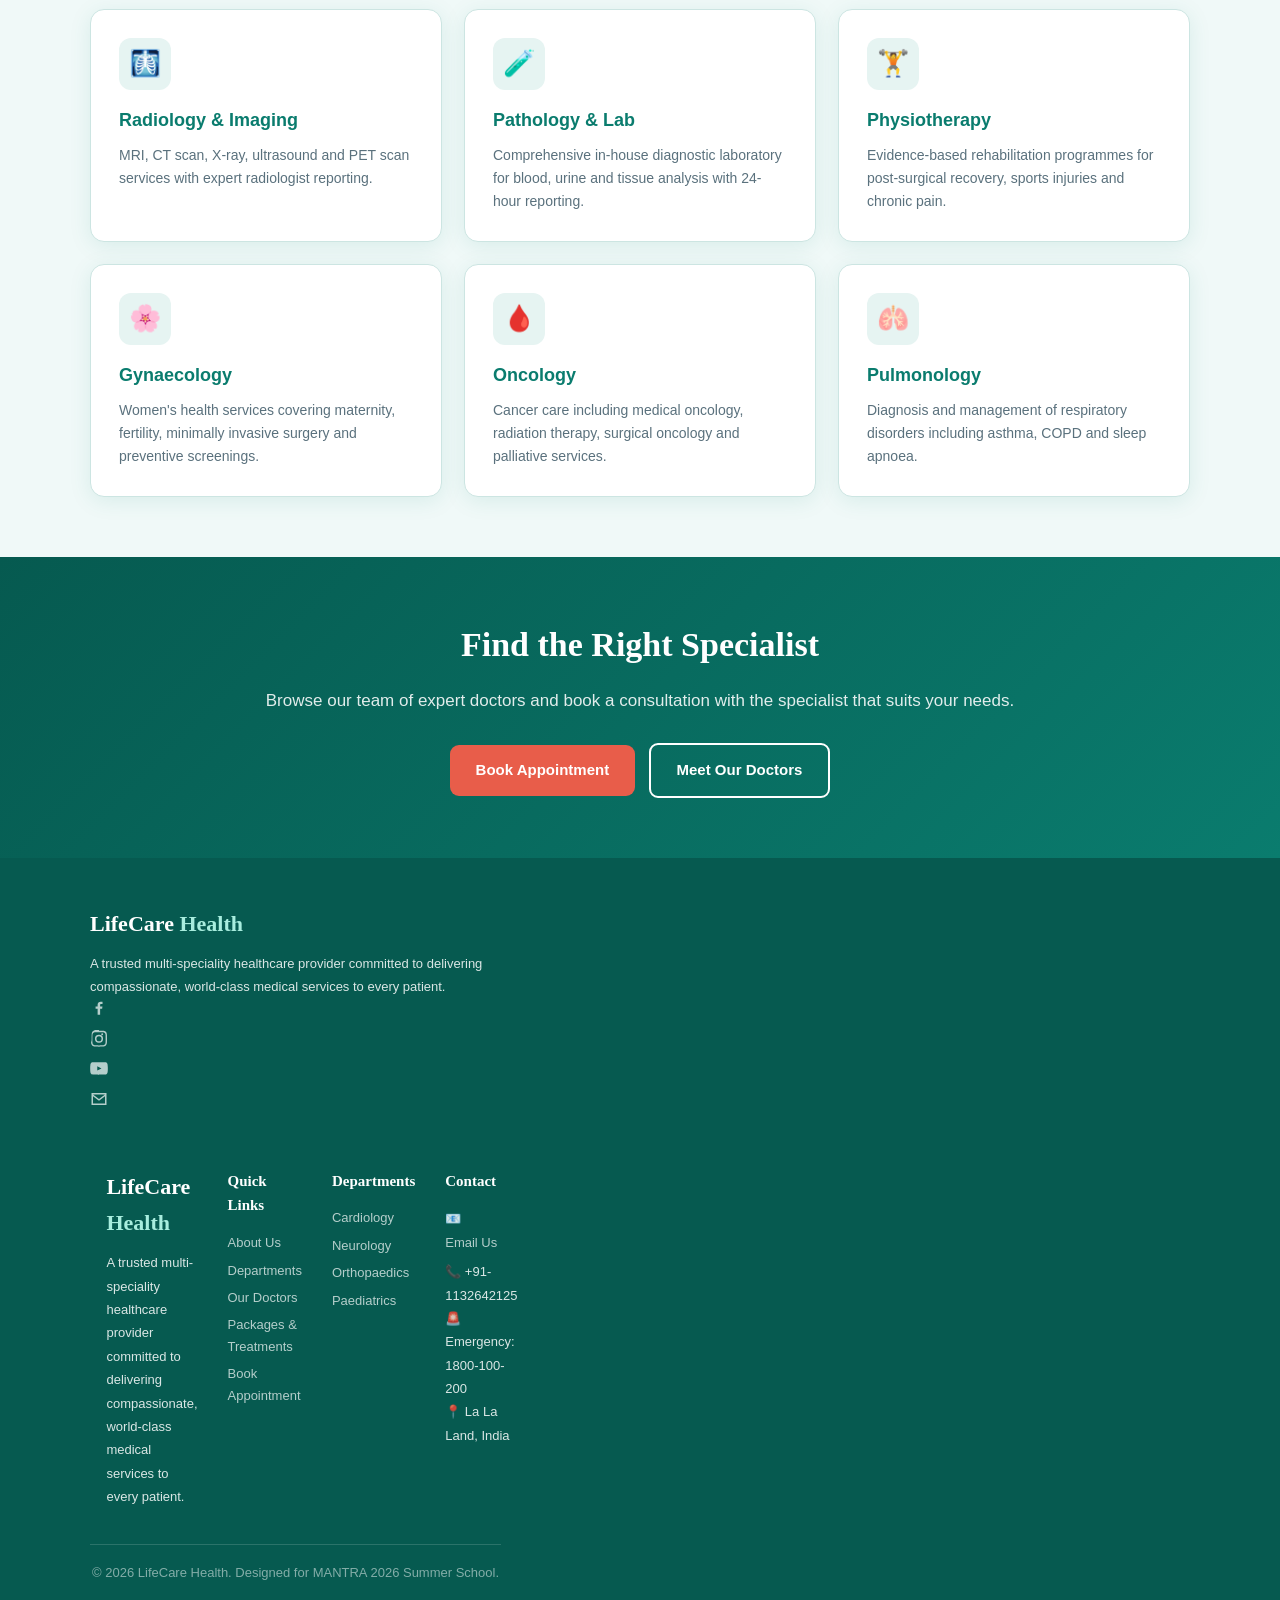
<file: departments.html>
<!DOCTYPE html>
<html lang="en">
<head>
  <meta charset="UTF-8">
  <meta name="viewport" content="width=device-width, initial-scale=1.0">
  <title>Medical Departments | LifeCare Health</title>
  <meta name="description" content="Explore LifeCare Health's 18 medical departments including cardiology, neurology, paediatrics, orthopaedics and more.">
  <meta name="keywords" content="medical departments, cardiology, neurology, orthopaedics, paediatrics, hospital departments">
  <link rel="canonical" href="https://lifecare-health-treatments.netlify.app/departments.html">

  <!-- Open Graph -->
  <meta property="og:type" content="website">
  <meta property="og:site_name" content="LifeCare Health">
  <meta property="og:title" content="Medical Departments | LifeCare Health">
  <meta property="og:description" content="Explore LifeCare Health's 12 medical departments including cardiology, neurology, paediatrics, orthopaedics and more.">
  <meta property="og:url" content="https://lifecare-health-treatments.netlify.app/departments.html">
  <meta property="og:image" content="https://lifecare-health-treatments.netlify.app/og-image.png">
  <meta property="og:image:width" content="1200">
  <meta property="og:image:height" content="630">
  <meta property="og:locale" content="en_IN">

  <!-- Twitter Card -->
  <meta name="twitter:card" content="summary_large_image">
  <meta name="twitter:title" content="Medical Departments | LifeCare Health">
  <meta name="twitter:description" content="Explore LifeCare Health's 12 medical departments including cardiology, neurology, paediatrics, orthopaedics and more.">
  <meta name="twitter:image" content="https://lifecare-health-treatments.netlify.app//og-image.png">

  <!-- Favicons -->
  <link rel="icon" type="image/svg+xml" href="favicon.svg">
  <link rel="icon" type="image/png" sizes="32x32" href="favicon-32x32.png">
  <link rel="icon" type="image/png" sizes="16x16" href="favicon-16x16.png">
  <link rel="apple-touch-icon" href="apple-touch-icon.png">
  <link rel="manifest" href="site.webmanifest">
  <meta name="theme-color" content="#0a7c6e">

  <!-- Structured Data -->
  <script type="application/ld+json">
  {
    "@context": "https://schema.org",
    "@type": "Hospital",
    "name": "LifeCare Health",
    "url": "https://lifecare-health-treatments.netlify.app/",
    "logo": "https://lifecare-health-treatments.netlify.app/icon-512.png",
    "image": "https://lifecare-health-treatments.netlify.app/og-image.png",
    "description": "LifeCare Health is a multi-speciality hospital offering expert medical care across cardiology, neurology, orthopaedics, paediatrics and more.",
    "telephone": "+91-1132642125",
    "email": "info@lifecarehealth.com",
    "address": {
      "@type": "PostalAddress",
      "streetAddress": "Sector 27",
      "addressLocality": "La La Land",
      "postalCode": "100001",
      "addressCountry": "IN"
    },
    "medicalSpecialty": [
      "Cardiology", "Neurology", "Orthopaedic", "Pediatric",
      "Dentistry", "Ophthalmic", "Oncologic", "Pulmonary", "Gynecologic"
    ],
    "openingHoursSpecification": [
      {
        "@type": "OpeningHoursSpecification",
        "dayOfWeek": ["Monday","Tuesday","Wednesday","Thursday","Friday"],
        "opens": "09:00",
        "closes": "18:00"
      },
      {
        "@type": "OpeningHoursSpecification",
        "dayOfWeek": ["Saturday"],
        "opens": "09:00",
        "closes": "14:00"
      }
    ],
    "sameAs": []
  }
  </script>

  <!-- Google Analytics (GA4) — replace G-XXXXXXXXXX with your Measurement ID -->
  <!--
  <script async src="https://www.googletagmanager.com/gtag/js?id=G-XXXXXXXXXX"></script>
  <script>
    window.dataLayer = window.dataLayer || [];
    function gtag(){dataLayer.push(arguments);}
    gtag('js', new Date());
    gtag('config', 'G-XXXXXXXXXX');
  </script>
  -->
  <link rel="stylesheet" href="style.css">
</head>
  <!--Start of Tawk.to Script-->
<script type="text/javascript">
var Tawk_API=Tawk_API||{}, Tawk_LoadStart=new Date();
(function(){
var s1=document.createElement("script"),s0=document.getElementsByTagName("script")[0];
s1.async=true;
s1.src='https://tawk.to/chat/6a453f498c45b31d46f20b0b/1jsf7uequ';
s1.charset='UTF-8';
s1.setAttribute('crossorigin','*');
s0.parentNode.insertBefore(s1,s0);
})();
</script>
<!--End of Tawk.to Script-->
<body>

<header class="site-header">
  <div class="container header-inner">
    <a class="logo" href="index.html">LifeCare <span>Health</span></a>
    <button class="menu-btn" id="menuBtn" aria-label="Toggle navigation">☰</button>
    <nav class="nav-links" id="navLinks">
      <a href="index.html">Home</a>
      <a href="about.html">About</a>
      <a href="departments.html" class="active">Departments</a>
      <a href="doctors.html">Doctors</a>
      <a href="packages.html">Packages &amp; Treatments</a>
      <a href="gallery.html">Gallery</a>
      <a href="appointment.html">Appointment</a>
      <a href="contact.html">Contact</a>
    </nav>
  </div>
</header>

<main>

  <section class="page-banner">
    <div class="container">
      <h1>Our Departments</h1>
      <p>Specialised medical care across 12 departments, delivered by expert teams.</p>
    </div>
  </section>

  <!-- ── Main Departments ── -->
  <section class="container section">
    <div class="section-head center">
      <span class="section-label">Specialities</span>
      <h2>Medical Departments at a Glance</h2>
      <p class="section-intro">Each department is staffed by experienced consultants, supported by dedicated nursing teams and modern diagnostic facilities.</p>
    </div>
    <div class="dept-grid">

      <article class="dept-card">
        <div class="dept-card-top">
          <div class="icon">❤️</div>
          <h3>Cardiology</h3>
        </div>
        <div class="dept-card-body">
          <p>Comprehensive diagnosis and treatment of heart and vascular diseases using state-of-the-art cardiac catheterisation labs.</p>
          <ul>
            <li>ECG & Echocardiography</li>
            <li>Angioplasty & Stenting</li>
            <li>Cardiac Rehabilitation</li>
            <li>Heart Failure Management</li>
          </ul>
        </div>
      </article>

      <article class="dept-card">
        <div class="dept-card-top">
          <div class="icon">🧠</div>
          <h3>Neurology</h3>
        </div>
        <div class="dept-card-body">
          <p>Expert care for disorders of the brain, spinal cord and nervous system, including stroke and epilepsy management.</p>
          <ul>
            <li>EEG & EMG Studies</li>
            <li>Stroke Treatment Unit</li>
            <li>Memory & Dementia Clinic</li>
            <li>Headache & Migraine Clinic</li>
          </ul>
        </div>
      </article>

      <article class="dept-card">
        <div class="dept-card-top">
          <div class="icon">🦴</div>
          <h3>Orthopaedics</h3>
        </div>
        <div class="dept-card-body">
          <p>Advanced treatment for bone, joint and muscular conditions including joint replacement surgery and sports injuries.</p>
          <ul>
            <li>Joint Replacement Surgery</li>
            <li>Arthroscopy</li>
            <li>Spine Surgery</li>
            <li>Physiotherapy & Rehab</li>
          </ul>
        </div>
      </article>

      <article class="dept-card">
        <div class="dept-card-top">
          <div class="icon">👶</div>
          <h3>Paediatrics</h3>
        </div>
        <div class="dept-card-body">
          <p>Specialised care for infants, children and adolescents in a safe and child-friendly environment.</p>
          <ul>
            <li>Neonatal ICU (NICU)</li>
            <li>Vaccination Clinic</li>
            <li>Developmental Assessment</li>
            <li>Paediatric Surgery</li>
          </ul>
        </div>
      </article>

      <article class="dept-card">
        <div class="dept-card-top">
          <div class="icon">🦷</div>
          <h3>Dental</h3>
        </div>
        <div class="dept-card-body">
          <p>Comprehensive dental services from routine check-ups to advanced oral surgery and cosmetic dentistry.</p>
          <ul>
            <li>Root Canal Treatment</li>
            <li>Dental Implants</li>
            <li>Orthodontics & Braces</li>
            <li>Oral & Maxillofacial Surgery</li>
          </ul>
        </div>
      </article>

      <article class="dept-card">
        <div class="dept-card-top">
          <div class="icon">👁️</div>
          <h3>Ophthalmology</h3>
        </div>
        <div class="dept-card-body">
          <p>Advanced eye care services including refractive surgery, cataract removal and glaucoma management.</p>
          <ul>
            <li>LASIK & Refractive Surgery</li>
            <li>Cataract Surgery</li>
            <li>Retinal Treatments</li>
            <li>Glaucoma Management</li>
          </ul>
        </div>
      </article>

    </div>
  </section>

  <!-- ── Additional Departments ── -->
  <section class="u-section-alt">
    <div class="container">
      <div class="section-head center">
        <span class="section-label">More Specialities</span>
        <h2>Additional Services</h2>
      </div>
      <div class="cards">
        <article class="card">
          <div class="card-icon">🩻</div>
          <h3>Radiology & Imaging</h3>
          <p>MRI, CT scan, X-ray, ultrasound and PET scan services with expert radiologist reporting.</p>
        </article>
        <article class="card">
          <div class="card-icon">🧪</div>
          <h3>Pathology & Lab</h3>
          <p>Comprehensive in-house diagnostic laboratory for blood, urine and tissue analysis with 24-hour reporting.</p>
        </article>
        <article class="card">
          <div class="card-icon">🏋️</div>
          <h3>Physiotherapy</h3>
          <p>Evidence-based rehabilitation programmes for post-surgical recovery, sports injuries and chronic pain.</p>
        </article>
        <article class="card">
          <div class="card-icon">🌸</div>
          <h3>Gynaecology</h3>
          <p>Women's health services covering maternity, fertility, minimally invasive surgery and preventive screenings.</p>
        </article>
        <article class="card">
          <div class="card-icon">🩸</div>
          <h3>Oncology</h3>
          <p>Cancer care including medical oncology, radiation therapy, surgical oncology and palliative services.</p>
        </article>
        <article class="card">
          <div class="card-icon">🫁</div>
          <h3>Pulmonology</h3>
          <p>Diagnosis and management of respiratory disorders including asthma, COPD and sleep apnoea.</p>
        </article>
      </div>
    </div>
  </section>

  <!-- ── CTA ── -->
  <section class="highlight-band">
    <div class="container">
      <h2>Find the Right Specialist</h2>
      <p>Browse our team of expert doctors and book a consultation with the specialist that suits your needs.</p>
      <a class="btn btn-coral" href="appointment.html">Book Appointment</a>
      &nbsp;
      <a class="btn btn-outline" href="doctors.html">Meet Our Doctors</a>
    </div>
  </section>

</main>
  <footer class="site-footer">
  <div class="container">
    <div class="footer-grid">
      <div class="footer-col">
        <div class="footer-logo">LifeCare <span>Health</span></div>
        <p>A trusted multi-speciality healthcare provider committed to delivering compassionate, world-class medical services to every patient.</p>
        <div class="social-links">
          <a href="https://facebook.com/lifecarehealth" target="_blank" rel="noopener" aria-label="LifeCare Health on Facebook">
            <svg viewBox="0 0 24 24" width="18" height="18" fill="currentColor"><path d="M13.5 21v-8h2.7l.4-3.1h-3.1V8c0-.9.25-1.5 1.55-1.5H16.7V3.7C16.4 3.66 15.4 3.57 14.24 3.57c-2.42 0-4.08 1.48-4.08 4.2V9.9H7.44V13h2.72v8h3.34z"/></svg>
          </a>
          <a href="https://instagram.com/lifecarehealth" target="_blank" rel="noopener" aria-label="LifeCare Health on Instagram">
            <svg viewBox="0 0 24 24" width="18" height="18" fill="currentColor"><path d="M12 2.2c3.2 0 3.58.01 4.85.07 1.17.05 1.97.24 2.43.4a4.9 4.9 0 0 1 1.77 1.15 4.9 4.9 0 0 1 1.15 1.77c.16.46.35 1.26.4 2.43.06 1.27.07 1.65.07 4.85s-.01 3.58-.07 4.85c-.05 1.17-.24 1.97-.4 2.43a4.9 4.9 0 0 1-1.15 1.77 4.9 4.9 0 0 1-1.77 1.15c-.46.16-1.26.35-2.43.4-1.27.06-1.65.07-4.85.07s-3.58-.01-4.85-.07c-1.17-.05-1.97-.24-2.43-.4a4.9 4.9 0 0 1-1.77-1.15 4.9 4.9 0 0 1-1.15-1.77c-.16-.46-.35-1.26-.4-2.43C2.21 15.58 2.2 15.2 2.2 12s.01-3.58.07-4.85c.05-1.17.24-1.97.4-2.43A4.9 4.9 0 0 1 3.82 3 4.9 4.9 0 0 1 5.59 1.85c.46-.16 1.26-.35 2.43-.4C9.29 1.39 9.67 1.38 12 1.38zm0 2c-3.15 0-3.5.01-4.73.07-.96.04-1.48.2-1.82.34-.46.18-.79.39-1.13.73-.34.34-.55.67-.73 1.13-.14.34-.3.86-.34 1.82-.06 1.23-.07 1.58-.07 4.73s.01 3.5.07 4.73c.04.96.2 1.48.34 1.82.18.46.39.79.73 1.13.34.34.67.55 1.13.73.34.14.86.3 1.82.34 1.23.06 1.58.07 4.73.07s3.5-.01 4.73-.07c.96-.04 1.48-.2 1.82-.34.46-.18.79-.39 1.13-.73.34-.34.55-.67.73-1.13.14-.34.3-.86.34-1.82.06-1.23.07-1.58.07-4.73s-.01-3.5-.07-4.73c-.04-.96-.2-1.48-.34-1.82a3.06 3.06 0 0 0-.73-1.13 3.06 3.06 0 0 0-1.13-.73c-.34-.14-.86-.3-1.82-.34-1.23-.06-1.58-.07-4.73-.07zm0 3.4a5.4 5.4 0 1 1 0 10.8 5.4 5.4 0 0 1 0-10.8zm0 2a3.4 3.4 0 1 0 0 6.8 3.4 3.4 0 0 0 0-6.8zm5.53-2.6a1.26 1.26 0 1 1-2.52 0 1.26 1.26 0 0 1 2.52 0z"/></svg>
          </a>
          <a href="https://youtube.com/@lifecarehealth" target="_blank" rel="noopener" aria-label="LifeCare Health on YouTube">
            <svg viewBox="0 0 24 24" width="18" height="18" fill="currentColor"><path d="M23.5 6.5s-.23-1.64-.94-2.36c-.9-.95-1.9-.95-2.36-1C17 3 12 3 12 3h-.01s-5 0-8.19.14c-.46.05-1.46.05-2.36 1C.74 4.86.5 6.5.5 6.5S.25 8.42.25 10.35v1.79c0 1.93.25 3.85.25 3.85s.24 1.64.94 2.36c.9.95 2.08.92 2.6 1.02C5.5 19.5 12 19.56 12 19.56s5.01-.01 8.2-.15c.46-.06 1.46-.06 2.36-1.01.71-.72.94-2.36.94-2.36s.25-1.92.25-3.85v-1.79c0-1.93-.25-3.85-.25-3.85zM9.7 14.1V8.4l5.6 2.86-5.6 2.85z"/></svg>
          </a>
          <a href="#" class="e-mail" data-u="info" data-d="lifecarehealth.com" aria-label="Email LifeCare Health">
            <svg viewBox="0 0 24 24" width="18" height="18" fill="currentColor"><path d="M2 4h20v16H2V4zm2 2v.01L12 12l8-5.99V6H4zm16 12V8.24l-8 6-8-6V18h16z"/></svg>
          </a>
        </div>

<footer class="site-footer">
  <div class="container">
    <div class="footer-grid">
      <div class="footer-col">
        <div class="footer-logo">LifeCare <span>Health</span></div>
        <p>A trusted multi-speciality healthcare provider committed to delivering compassionate, world-class medical services to every patient.</p>
      </div>
      <div class="footer-col">
        <h3>Quick Links</h3>
        <a href="about.html">About Us</a>
        <a href="departments.html">Departments</a>
        <a href="doctors.html">Our Doctors</a>
        <a href="packages.html">Packages &amp; Treatments</a>
        <a href="appointment.html">Book Appointment</a>
      </div>
      <div class="footer-col">
        <h3>Departments</h3>
        <a href="departments.html">Cardiology</a>
        <a href="departments.html">Neurology</a>
        <a href="departments.html">Orthopaedics</a>
        <a href="departments.html">Paediatrics</a>
      </div>
      <div class="footer-col">
        <h3>Contact</h3>
        <p>📧 <a href="#" class="e-mail" data-u="info" data-d="lifecarehealth.com" aria-label="Email LifeCare Health">Email Us</a></p>
        <p>📞 +91-1132642125</p>
        <p>🚨 Emergency: 1800-100-200</p>
        <p>📍 La La Land, India</p>
      </div>
    </div>
  </div>
  <div class="footer-bottom">
    <p>© 2026 LifeCare Health. Designed for MANTRA 2026 Summer School.</p>
  </div>
</footer>

<script src="script.js"></script>
</body>
</html>
</file>
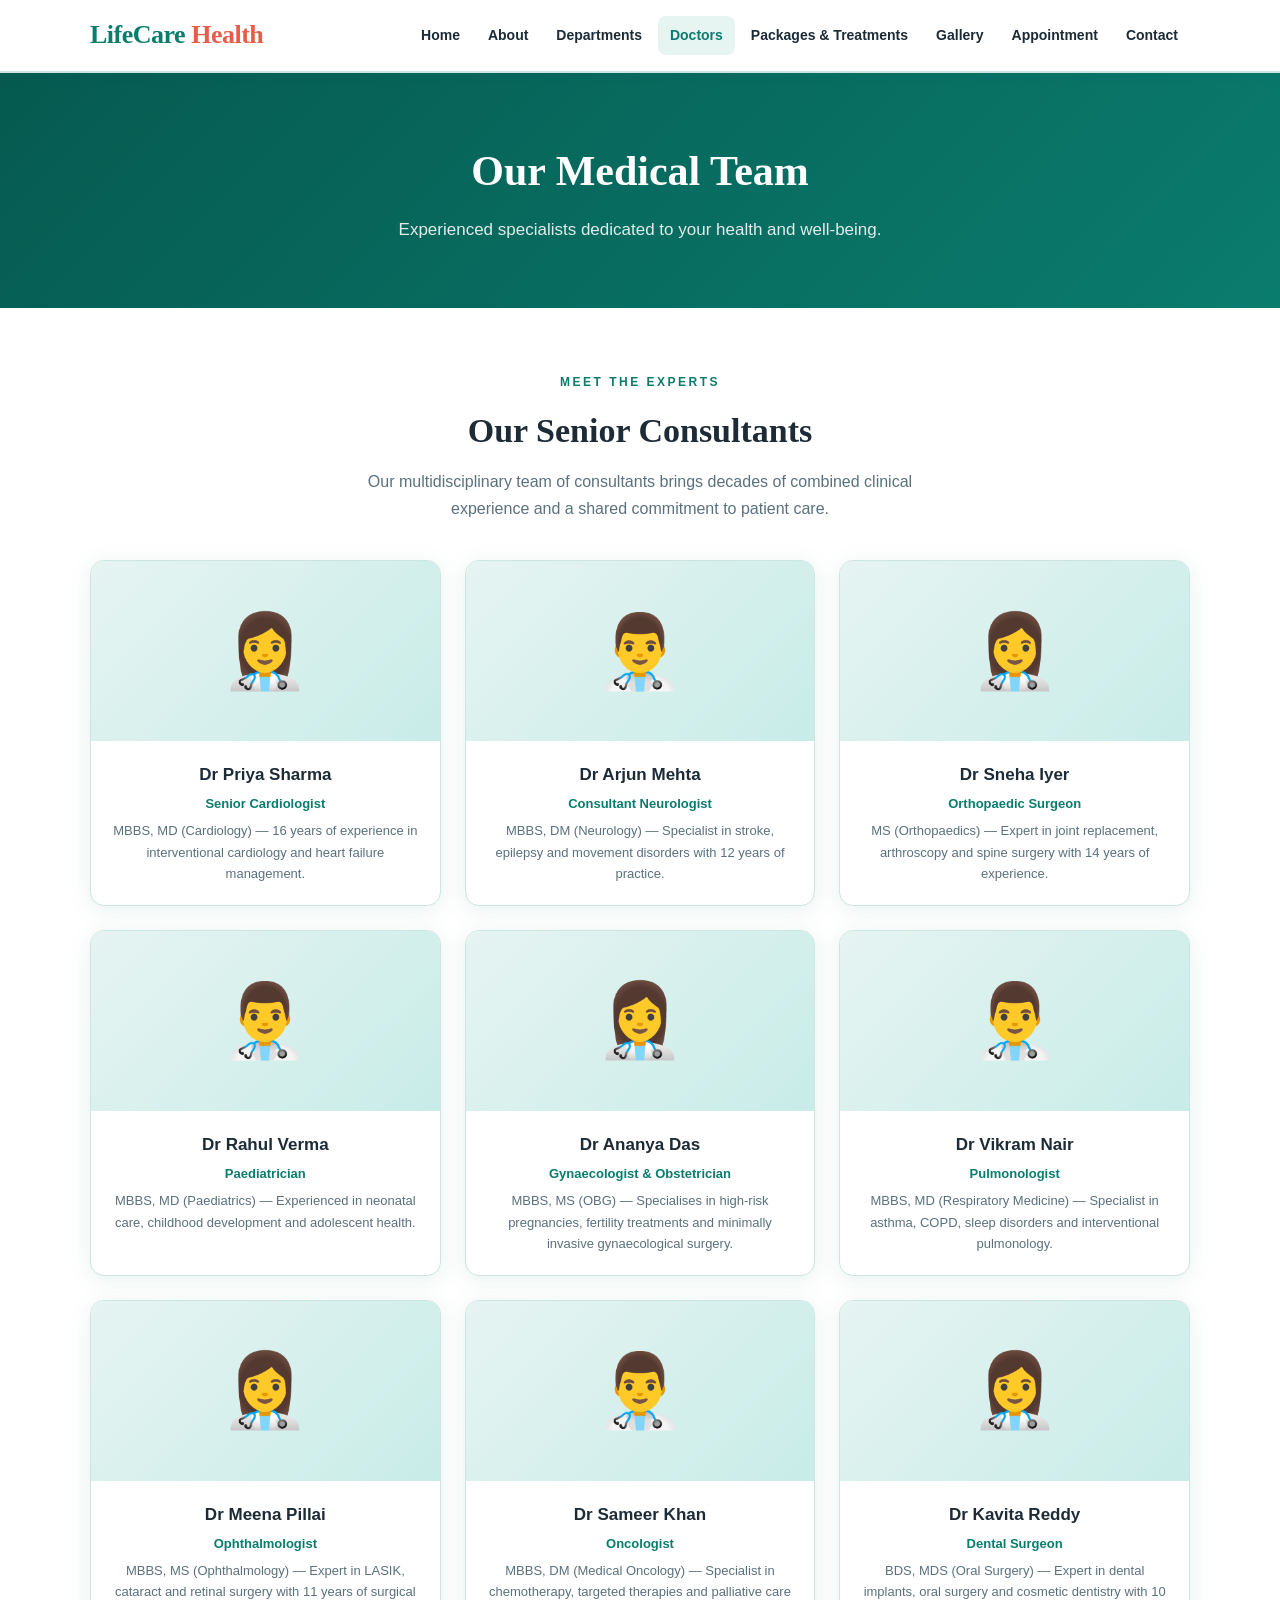
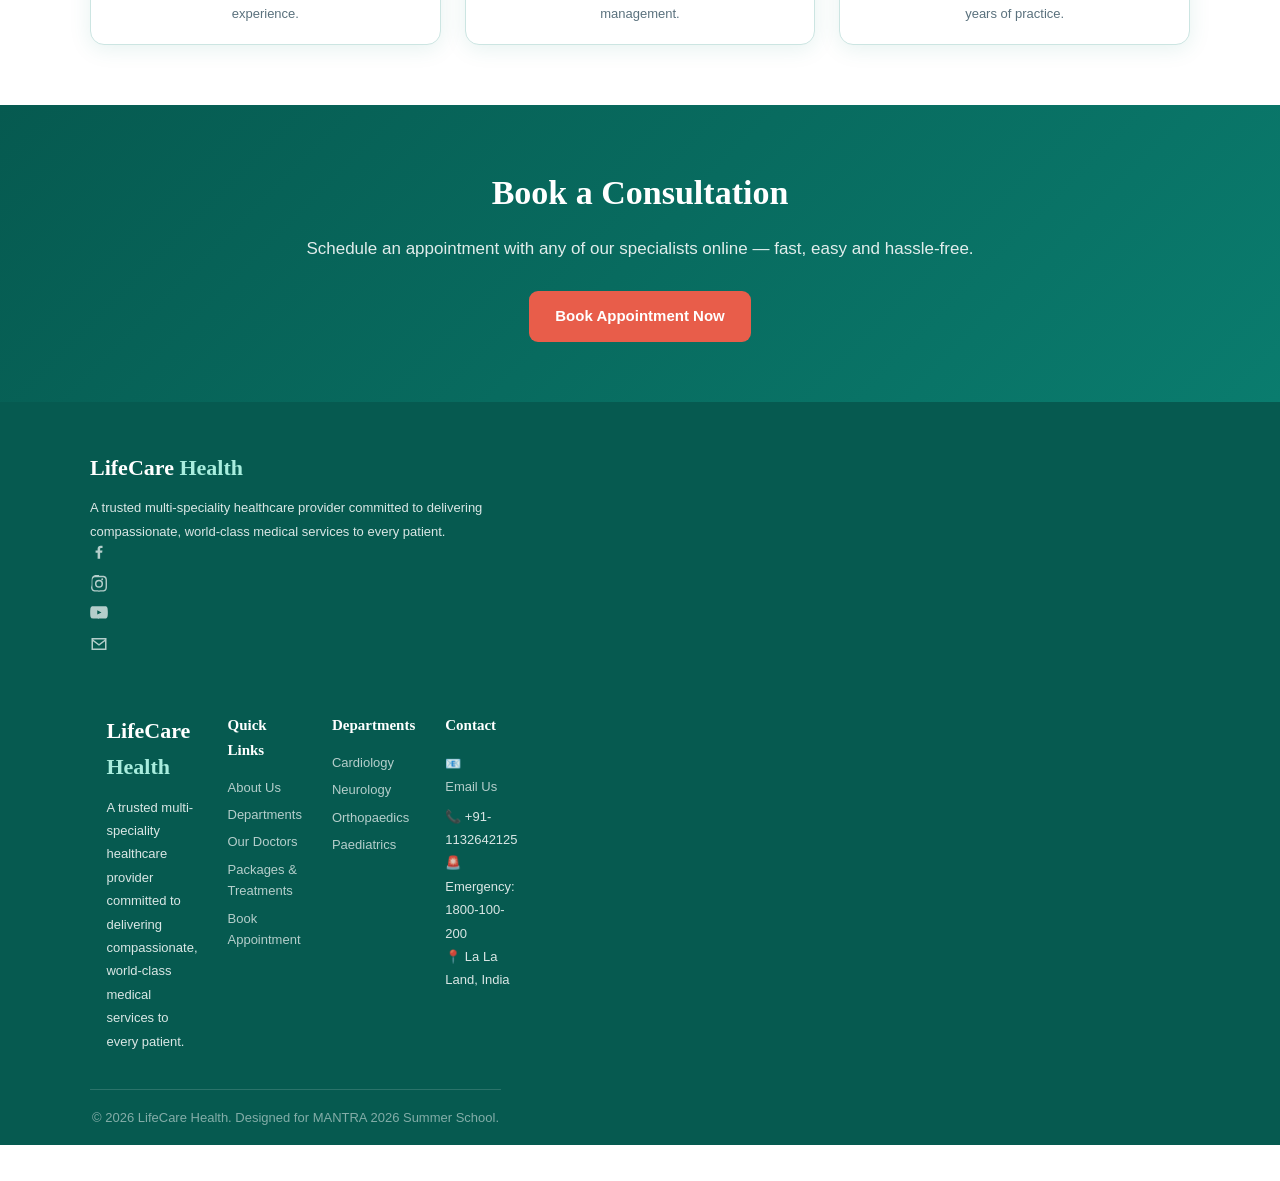
<file: doctors.html>
<!DOCTYPE html>
<html lang="en">
<head>
  <meta charset="UTF-8">
  <meta name="viewport" content="width=device-width, initial-scale=1.0">
  <title>Our Doctors | LifeCare Health Medical Team</title>
  <meta name="description" content="Meet LifeCare Health's experienced team of doctors and specialists across cardiology, neurology, orthopaedics, paediatrics and more.">
  <meta name="keywords" content="hospital doctors, medical specialists, cardiologist, neurologist, orthopaedic surgeon">
  <link rel="canonical" href="https://lifecare-health-treatments.netlify.app/doctors.html">

  <!-- Open Graph -->
  <meta property="og:type" content="website">
  <meta property="og:site_name" content="LifeCare Health">
  <meta property="og:title" content="Our Doctors | LifeCare Health Medical Team">
  <meta property="og:description" content="Meet LifeCare Health's experienced team of doctors and specialists across cardiology, neurology, orthopaedics, paediatrics and more.">
  <meta property="og:url" content="https://lifecare-health-treatments.netlify.app/doctors.html">
  <meta property="og:image" content="https://lifecare-health-treatments.netlify.app/og-image.png">
  <meta property="og:image:width" content="1200">
  <meta property="og:image:height" content="630">
  <meta property="og:locale" content="en_IN">

  <!-- Twitter Card -->
  <meta name="twitter:card" content="summary_large_image">
  <meta name="twitter:title" content="Our Doctors | LifeCare Health Medical Team">
  <meta name="twitter:description" content="Meet LifeCare Health's experienced team of doctors and specialists across cardiology, neurology, orthopaedics, paediatrics and more.">
  <meta name="twitter:image" content="https://lifecare-health-treatments.netlify.app/og-image.png">

  <!-- Favicons -->
  <link rel="icon" type="image/svg+xml" href="favicon.svg">
  <link rel="icon" type="image/png" sizes="32x32" href="favicon-32x32.png">
  <link rel="icon" type="image/png" sizes="16x16" href="favicon-16x16.png">
  <link rel="apple-touch-icon" href="apple-touch-icon.png">
  <link rel="manifest" href="site.webmanifest">
  <meta name="theme-color" content="#0a7c6e">

  <!-- Structured Data -->
  <script type="application/ld+json">
  {
    "@context": "https://schema.org",
    "@type": "Hospital",
    "name": "LifeCare Health",
    "url": "https://lifecare-health-treatments.netlify.app/",
    "logo": "https://lifecare-health-treatments.netlify.app/icon-512.png",
    "image": "https://lifecare-health-treatments.netlify.app/og-image.png",
    "description": "LifeCare Health is a multi-speciality hospital offering expert medical care across cardiology, neurology, orthopaedics, paediatrics and more.",
    "telephone": "+91-1132642125",
    "email": "info@lifecarehealth.com",
    "address": {
      "@type": "PostalAddress",
      "streetAddress": "Sector 27",
      "addressLocality": "La La Land",
      "postalCode": "100001",
      "addressCountry": "IN"
    },
    "medicalSpecialty": [
      "Cardiology", "Neurology", "Orthopaedic", "Pediatric",
      "Dentistry", "Ophthalmic", "Oncologic", "Pulmonary", "Gynecologic"
    ],
    "openingHoursSpecification": [
      {
        "@type": "OpeningHoursSpecification",
        "dayOfWeek": ["Monday","Tuesday","Wednesday","Thursday","Friday"],
        "opens": "09:00",
        "closes": "18:00"
      },
      {
        "@type": "OpeningHoursSpecification",
        "dayOfWeek": ["Saturday"],
        "opens": "09:00",
        "closes": "14:00"
      }
    ],
    "sameAs": []
  }
  </script>

  <!-- Google Analytics (GA4) — replace G-XXXXXXXXXX with your Measurement ID -->
  <!--
  <script async src="https://www.googletagmanager.com/gtag/js?id=G-XXXXXXXXXX"></script>
  <script>
    window.dataLayer = window.dataLayer || [];
    function gtag(){dataLayer.push(arguments);}
    gtag('js', new Date());
    gtag('config', 'G-XXXXXXXXXX');
  </script>
  -->
  <link rel="stylesheet" href="style.css">
</head>
  <!--Start of Tawk.to Script-->
<script type="text/javascript">
var Tawk_API=Tawk_API||{}, Tawk_LoadStart=new Date();
(function(){
var s1=document.createElement("script"),s0=document.getElementsByTagName("script")[0];
s1.async=true;
s1.src='https://tawk.to/chat/6a453f498c45b31d46f20b0b/1jsf7uequ';
s1.charset='UTF-8';
s1.setAttribute('crossorigin','*');
s0.parentNode.insertBefore(s1,s0);
})();
</script>
<!--End of Tawk.to Script-->
<body>

<header class="site-header">
  <div class="container header-inner">
    <a class="logo" href="index.html">LifeCare <span>Health</span></a>
    <button class="menu-btn" id="menuBtn" aria-label="Toggle navigation">☰</button>
    <nav class="nav-links" id="navLinks">
      <a href="index.html">Home</a>
      <a href="about.html">About</a>
      <a href="departments.html">Departments</a>
      <a href="doctors.html" class="active">Doctors</a>
      <a href="packages.html">Packages &amp; Treatments</a>
      <a href="gallery.html">Gallery</a>
      <a href="appointment.html">Appointment</a>
      <a href="contact.html">Contact</a>
    </nav>
  </div>
</header>

<main>

  <section class="page-banner">
    <div class="container">
      <h1>Our Medical Team</h1>
      <p>Experienced specialists dedicated to your health and well-being.</p>
    </div>
  </section>

  <!-- ── Doctors Grid ── -->
  <section class="container section">
    <div class="section-head center">
      <span class="section-label">Meet the Experts</span>
      <h2>Our Senior Consultants</h2>
      <p class="section-intro">Our multidisciplinary team of consultants brings decades of combined clinical experience and a shared commitment to patient care.</p>
    </div>
    <div class="doctor-grid">

      <article class="doctor-card">
        <div class="doctor-avatar" role="img" aria-label="Portrait placeholder for Dr Priya Sharma">👩‍⚕️</div>
        <div class="doctor-info">
          <h3>Dr Priya Sharma</h3>
          <div class="specialty">Senior Cardiologist</div>
          <p>MBBS, MD (Cardiology) — 16 years of experience in interventional cardiology and heart failure management.</p>
        </div>
      </article>

      <article class="doctor-card">
        <div class="doctor-avatar" role="img" aria-label="Portrait placeholder for Dr Arjun Mehta">👨‍⚕️</div>
        <div class="doctor-info">
          <h3>Dr Arjun Mehta</h3>
          <div class="specialty">Consultant Neurologist</div>
          <p>MBBS, DM (Neurology) — Specialist in stroke, epilepsy and movement disorders with 12 years of practice.</p>
        </div>
      </article>

      <article class="doctor-card">
        <div class="doctor-avatar" role="img" aria-label="Portrait placeholder for Dr Sneha Iyer">👩‍⚕️</div>
        <div class="doctor-info">
          <h3>Dr Sneha Iyer</h3>
          <div class="specialty">Orthopaedic Surgeon</div>
          <p>MS (Orthopaedics) — Expert in joint replacement, arthroscopy and spine surgery with 14 years of experience.</p>
        </div>
      </article>

      <article class="doctor-card">
        <div class="doctor-avatar" role="img" aria-label="Portrait placeholder for Dr Rahul Verma">👨‍⚕️</div>
        <div class="doctor-info">
          <h3>Dr Rahul Verma</h3>
          <div class="specialty">Paediatrician</div>
          <p>MBBS, MD (Paediatrics) — Experienced in neonatal care, childhood development and adolescent health.</p>
        </div>
      </article>

      <article class="doctor-card">
        <div class="doctor-avatar" role="img" aria-label="Portrait placeholder for Dr Ananya Das">👩‍⚕️</div>
        <div class="doctor-info">
          <h3>Dr Ananya Das</h3>
          <div class="specialty">Gynaecologist & Obstetrician</div>
          <p>MBBS, MS (OBG) — Specialises in high-risk pregnancies, fertility treatments and minimally invasive gynaecological surgery.</p>
        </div>
      </article>

      <article class="doctor-card">
        <div class="doctor-avatar" role="img" aria-label="Portrait placeholder for Dr Vikram Nair">👨‍⚕️</div>
        <div class="doctor-info">
          <h3>Dr Vikram Nair</h3>
          <div class="specialty">Pulmonologist</div>
          <p>MBBS, MD (Respiratory Medicine) — Specialist in asthma, COPD, sleep disorders and interventional pulmonology.</p>
        </div>
      </article>

      <article class="doctor-card">
        <div class="doctor-avatar" role="img" aria-label="Portrait placeholder for Dr Meena Pillai">👩‍⚕️</div>
        <div class="doctor-info">
          <h3>Dr Meena Pillai</h3>
          <div class="specialty">Ophthalmologist</div>
          <p>MBBS, MS (Ophthalmology) — Expert in LASIK, cataract and retinal surgery with 11 years of surgical experience.</p>
        </div>
      </article>

      <article class="doctor-card">
        <div class="doctor-avatar" role="img" aria-label="Portrait placeholder for Dr Sameer Khan">👨‍⚕️</div>
        <div class="doctor-info">
          <h3>Dr Sameer Khan</h3>
          <div class="specialty">Oncologist</div>
          <p>MBBS, DM (Medical Oncology) — Specialist in chemotherapy, targeted therapies and palliative care management.</p>
        </div>
      </article>

      <article class="doctor-card">
        <div class="doctor-avatar" role="img" aria-label="Portrait placeholder for Dr Kavita Reddy">👩‍⚕️</div>
        <div class="doctor-info">
          <h3>Dr Kavita Reddy</h3>
          <div class="specialty">Dental Surgeon</div>
          <p>BDS, MDS (Oral Surgery) — Expert in dental implants, oral surgery and cosmetic dentistry with 10 years of practice.</p>
        </div>
      </article>

    </div>
  </section>

  <!-- ── CTA ── -->
  <section class="highlight-band">
    <div class="container">
      <h2>Book a Consultation</h2>
      <p>Schedule an appointment with any of our specialists online — fast, easy and hassle-free.</p>
      <a class="btn btn-coral" href="appointment.html">Book Appointment Now</a>
    </div>
  </section>

</main>
  <footer class="site-footer">
  <div class="container">
    <div class="footer-grid">
      <div class="footer-col">
        <div class="footer-logo">LifeCare <span>Health</span></div>
        <p>A trusted multi-speciality healthcare provider committed to delivering compassionate, world-class medical services to every patient.</p>
        <div class="social-links">
          <a href="https://facebook.com/lifecarehealth" target="_blank" rel="noopener" aria-label="LifeCare Health on Facebook">
            <svg viewBox="0 0 24 24" width="18" height="18" fill="currentColor"><path d="M13.5 21v-8h2.7l.4-3.1h-3.1V8c0-.9.25-1.5 1.55-1.5H16.7V3.7C16.4 3.66 15.4 3.57 14.24 3.57c-2.42 0-4.08 1.48-4.08 4.2V9.9H7.44V13h2.72v8h3.34z"/></svg>
          </a>
          <a href="https://instagram.com/lifecarehealth" target="_blank" rel="noopener" aria-label="LifeCare Health on Instagram">
            <svg viewBox="0 0 24 24" width="18" height="18" fill="currentColor"><path d="M12 2.2c3.2 0 3.58.01 4.85.07 1.17.05 1.97.24 2.43.4a4.9 4.9 0 0 1 1.77 1.15 4.9 4.9 0 0 1 1.15 1.77c.16.46.35 1.26.4 2.43.06 1.27.07 1.65.07 4.85s-.01 3.58-.07 4.85c-.05 1.17-.24 1.97-.4 2.43a4.9 4.9 0 0 1-1.15 1.77 4.9 4.9 0 0 1-1.77 1.15c-.46.16-1.26.35-2.43.4-1.27.06-1.65.07-4.85.07s-3.58-.01-4.85-.07c-1.17-.05-1.97-.24-2.43-.4a4.9 4.9 0 0 1-1.77-1.15 4.9 4.9 0 0 1-1.15-1.77c-.16-.46-.35-1.26-.4-2.43C2.21 15.58 2.2 15.2 2.2 12s.01-3.58.07-4.85c.05-1.17.24-1.97.4-2.43A4.9 4.9 0 0 1 3.82 3 4.9 4.9 0 0 1 5.59 1.85c.46-.16 1.26-.35 2.43-.4C9.29 1.39 9.67 1.38 12 1.38zm0 2c-3.15 0-3.5.01-4.73.07-.96.04-1.48.2-1.82.34-.46.18-.79.39-1.13.73-.34.34-.55.67-.73 1.13-.14.34-.3.86-.34 1.82-.06 1.23-.07 1.58-.07 4.73s.01 3.5.07 4.73c.04.96.2 1.48.34 1.82.18.46.39.79.73 1.13.34.34.67.55 1.13.73.34.14.86.3 1.82.34 1.23.06 1.58.07 4.73.07s3.5-.01 4.73-.07c.96-.04 1.48-.2 1.82-.34.46-.18.79-.39 1.13-.73.34-.34.55-.67.73-1.13.14-.34.3-.86.34-1.82.06-1.23.07-1.58.07-4.73s-.01-3.5-.07-4.73c-.04-.96-.2-1.48-.34-1.82a3.06 3.06 0 0 0-.73-1.13 3.06 3.06 0 0 0-1.13-.73c-.34-.14-.86-.3-1.82-.34-1.23-.06-1.58-.07-4.73-.07zm0 3.4a5.4 5.4 0 1 1 0 10.8 5.4 5.4 0 0 1 0-10.8zm0 2a3.4 3.4 0 1 0 0 6.8 3.4 3.4 0 0 0 0-6.8zm5.53-2.6a1.26 1.26 0 1 1-2.52 0 1.26 1.26 0 0 1 2.52 0z"/></svg>
          </a>
          <a href="https://youtube.com/@lifecarehealth" target="_blank" rel="noopener" aria-label="LifeCare Health on YouTube">
            <svg viewBox="0 0 24 24" width="18" height="18" fill="currentColor"><path d="M23.5 6.5s-.23-1.64-.94-2.36c-.9-.95-1.9-.95-2.36-1C17 3 12 3 12 3h-.01s-5 0-8.19.14c-.46.05-1.46.05-2.36 1C.74 4.86.5 6.5.5 6.5S.25 8.42.25 10.35v1.79c0 1.93.25 3.85.25 3.85s.24 1.64.94 2.36c.9.95 2.08.92 2.6 1.02C5.5 19.5 12 19.56 12 19.56s5.01-.01 8.2-.15c.46-.06 1.46-.06 2.36-1.01.71-.72.94-2.36.94-2.36s.25-1.92.25-3.85v-1.79c0-1.93-.25-3.85-.25-3.85zM9.7 14.1V8.4l5.6 2.86-5.6 2.85z"/></svg>
          </a>
          <a href="#" class="e-mail" data-u="info" data-d="lifecarehealth.com" aria-label="Email LifeCare Health">
            <svg viewBox="0 0 24 24" width="18" height="18" fill="currentColor"><path d="M2 4h20v16H2V4zm2 2v.01L12 12l8-5.99V6H4zm16 12V8.24l-8 6-8-6V18h16z"/></svg>
          </a>
        </div>

<footer class="site-footer">
  <div class="container">
    <div class="footer-grid">
      <div class="footer-col">
        <div class="footer-logo">LifeCare <span>Health</span></div>
        <p>A trusted multi-speciality healthcare provider committed to delivering compassionate, world-class medical services to every patient.</p>
      </div>
      <div class="footer-col">
        <h3>Quick Links</h3>
        <a href="about.html">About Us</a>
        <a href="departments.html">Departments</a>
        <a href="doctors.html">Our Doctors</a>
        <a href="packages.html">Packages &amp; Treatments</a>
        <a href="appointment.html">Book Appointment</a>
      </div>
      <div class="footer-col">
        <h3>Departments</h3>
        <a href="departments.html">Cardiology</a>
        <a href="departments.html">Neurology</a>
        <a href="departments.html">Orthopaedics</a>
        <a href="departments.html">Paediatrics</a>
      </div>
      <div class="footer-col">
        <h3>Contact</h3>
        <p>📧 <a href="#" class="e-mail" data-u="info" data-d="lifecarehealth.com" aria-label="Email LifeCare Health">Email Us</a></p>
        <p>📞 +91-1132642125</p>
        <p>🚨 Emergency: 1800-100-200</p>
        <p>📍 La La Land, India</p>
      </div>
    </div>
  </div>
  <div class="footer-bottom">
    <p>© 2026 LifeCare Health. Designed for MANTRA 2026 Summer School.</p>
  </div>
</footer>

<script src="script.js"></script>
</body>
</html>
</file>
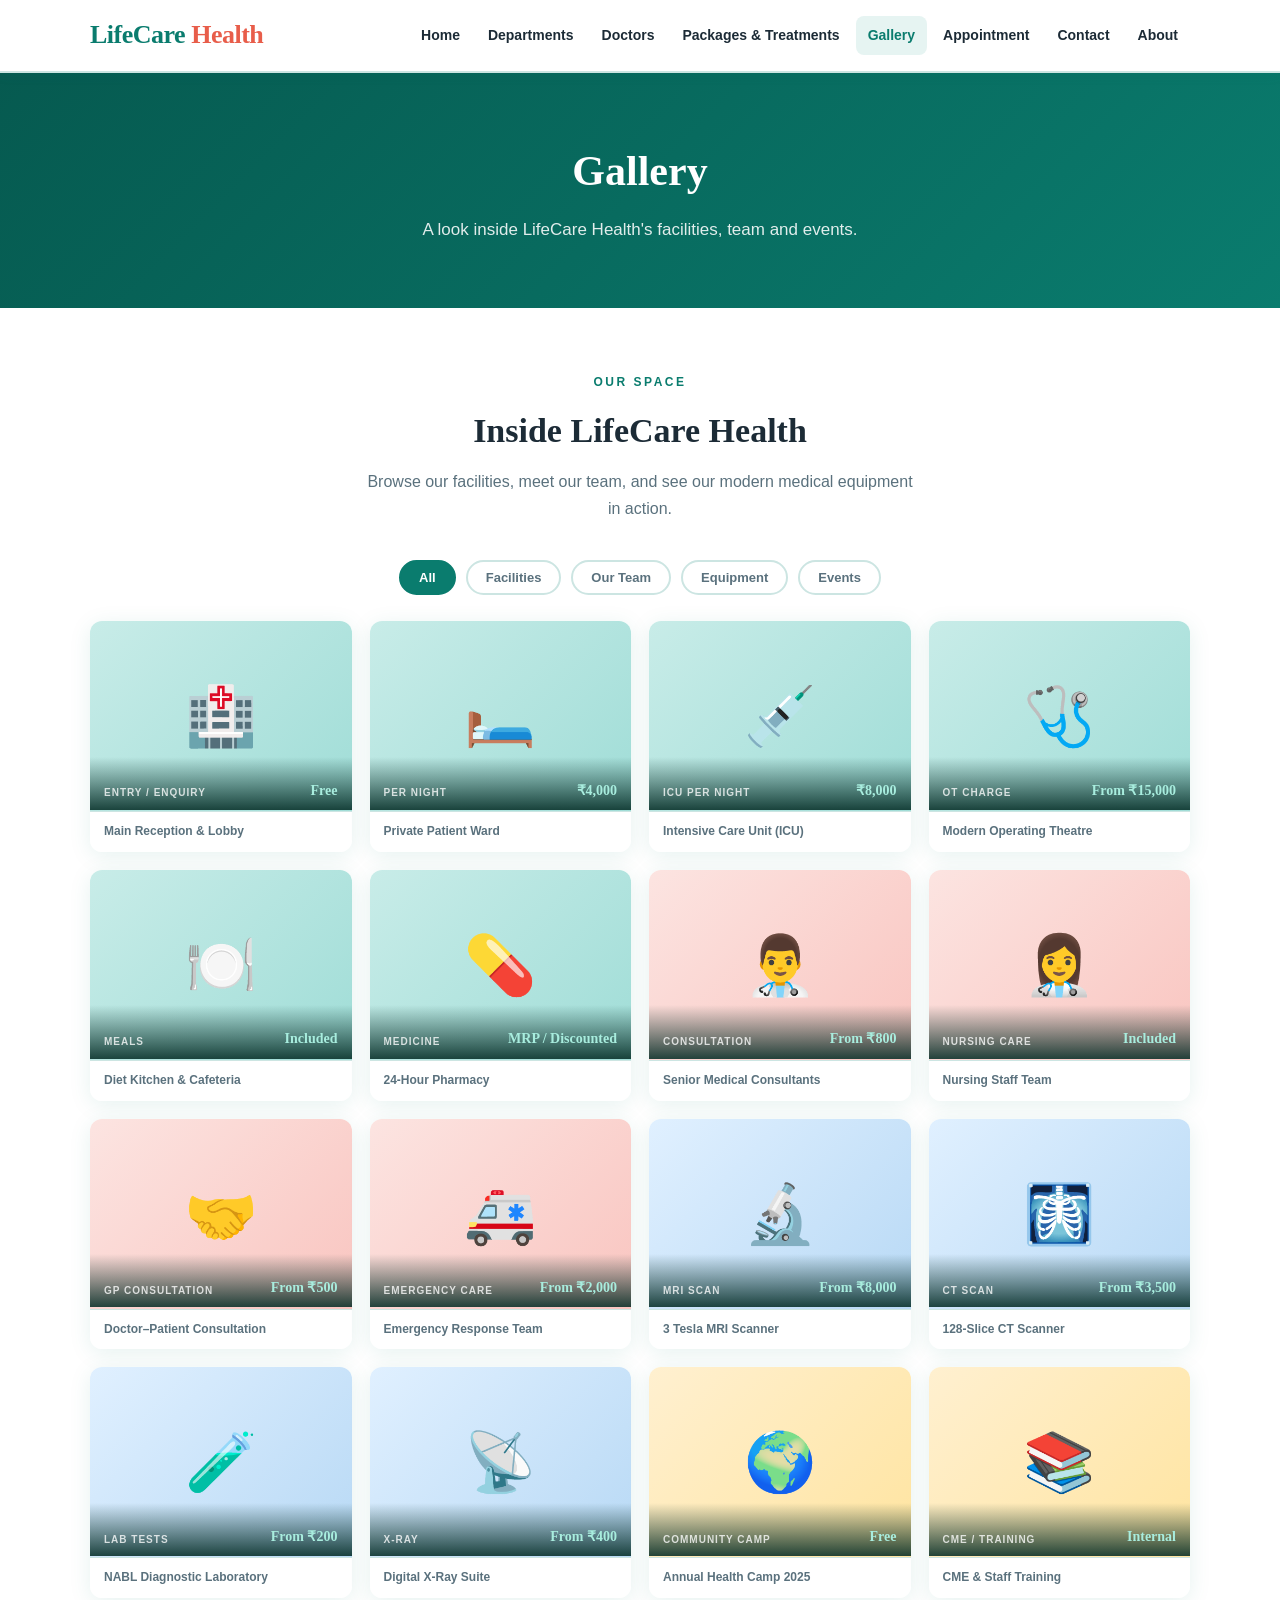
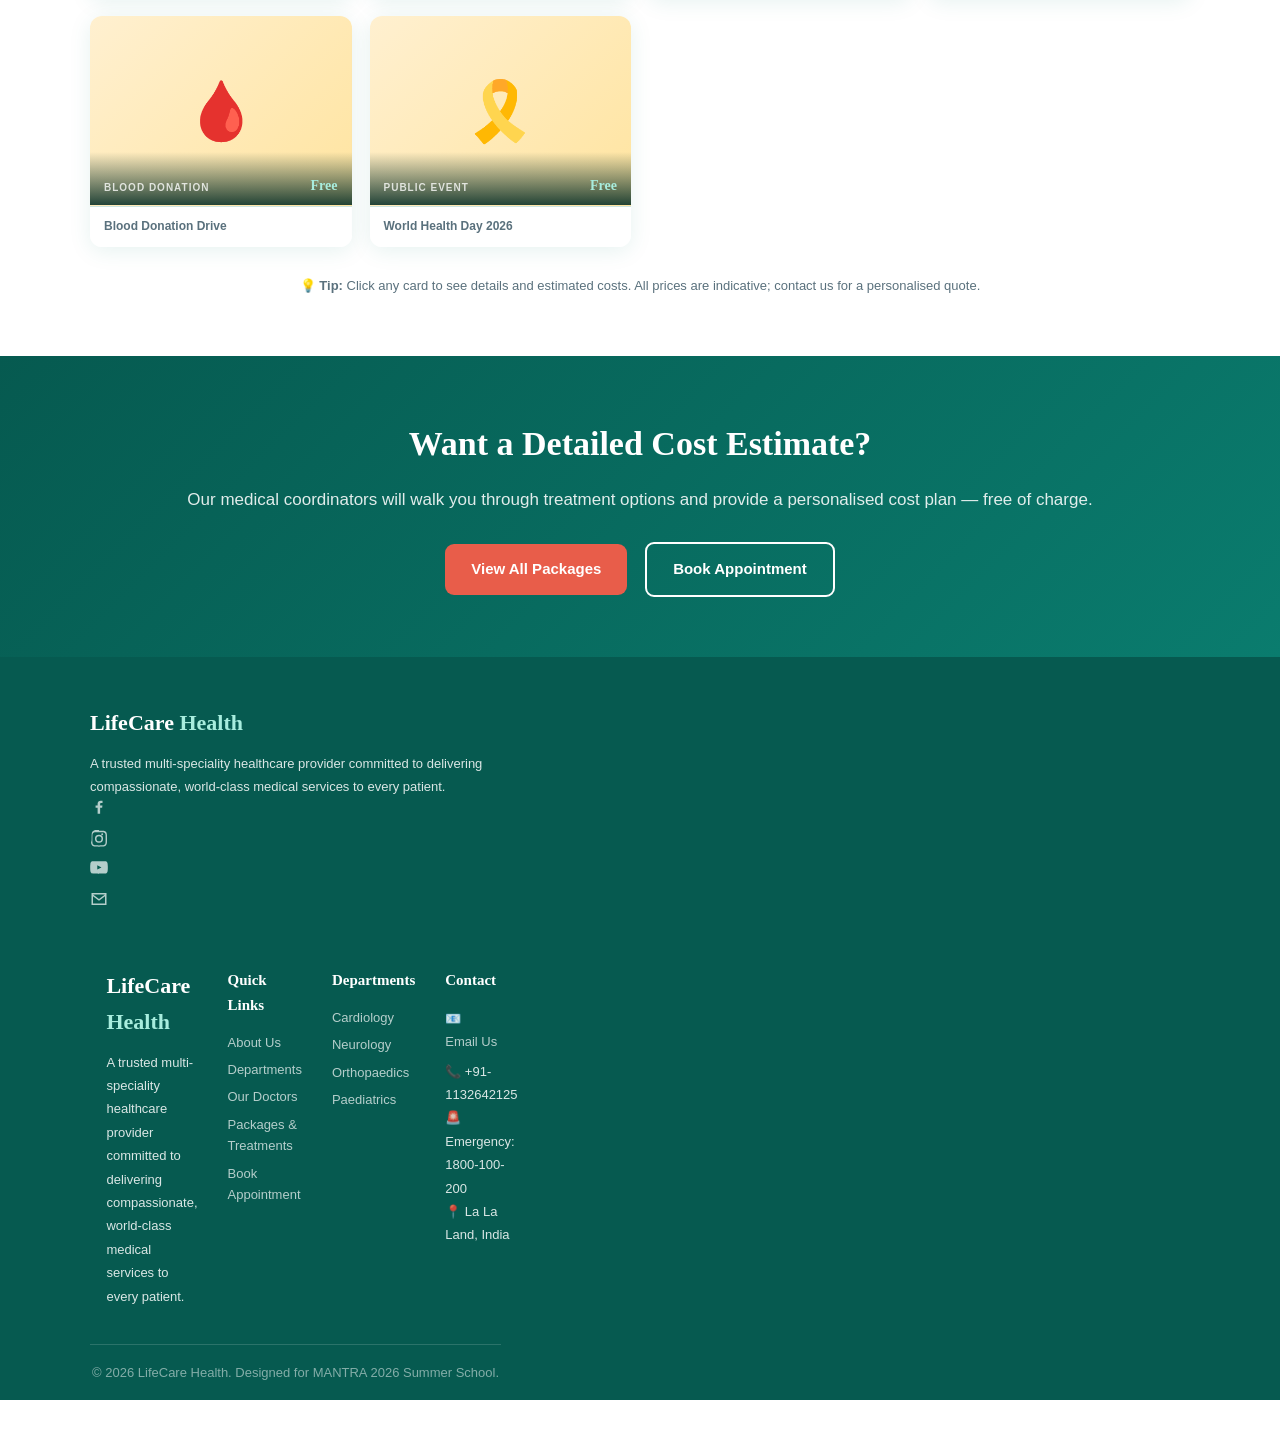
<file: gallery.html>
<!DOCTYPE html>
<html lang="en">
<head>
  <meta charset="UTF-8">
  <meta name="viewport" content="width=device-width, initial-scale=1.0">
  <title>Hospital Gallery | LifeCare Health</title>
  <meta name="description" content="Explore LifeCare Health's gallery showcasing our modern facilities, medical equipment, team events and patient care areas.">
  <meta name="keywords" content="hospital gallery, medical facilities, healthcare images, hospital photos">
  <link rel="canonical" href="https://lifecare-health-treatments.netlify.app//gallery.html">

  <!-- Open Graph -->
  <meta property="og:type" content="website">
  <meta property="og:site_name" content="LifeCare Health">
  <meta property="og:title" content="Hospital Gallery | LifeCare Health">
  <meta property="og:description" content="Explore LifeCare Health's gallery showcasing our modern facilities, medical equipment, team events and patient care areas.">
  <meta property="og:url" content="https://lifecare-health-treatments.netlify.app/gallery.html">
  <meta property="og:image" content="https://lifecare-health-treatments.netlify.app/og-image.png">
  <meta property="og:image:width" content="1200">
  <meta property="og:image:height" content="630">
  <meta property="og:locale" content="en_IN">

  <!-- Twitter Card -->
  <meta name="twitter:card" content="summary_large_image">
  <meta name="twitter:title" content="Hospital Gallery | LifeCare Health">
  <meta name="twitter:description" content="Explore LifeCare Health's gallery showcasing our modern facilities, medical equipment, team events and patient care areas.">
  <meta name="twitter:image" content="https://lifecare-health-treatments.netlify.app/og-image.png">

  <!-- Favicons -->
  <link rel="icon" type="image/svg+xml" href="favicon.svg">
  <link rel="icon" type="image/png" sizes="32x32" href="favicon-32x32.png">
  <link rel="icon" type="image/png" sizes="16x16" href="favicon-16x16.png">
  <link rel="apple-touch-icon" href="apple-touch-icon.png">
  <link rel="manifest" href="site.webmanifest">
  <meta name="theme-color" content="#0a7c6e">

  <!-- Structured Data -->
  <script type="application/ld+json">
  {
    "@context": "https://schema.org",
    "@type": "Hospital",
    "name": "LifeCare Health",
    "url": "https://lifecare-health-treatments.netlify.app/",
    "logo": "https://lifecare-health-treatments.netlify.app/icon-512.png",
    "image": "https://lifecare-health-treatments.netlify.app/og-image.png",
    "description": "LifeCare Health is a multi-speciality hospital offering expert medical care across cardiology, neurology, orthopaedics, paediatrics and more.",
    "telephone": "+91-1132642125",
    "email": "info@lifecarehealth.com",
    "address": {
      "@type": "PostalAddress",
      "streetAddress": "Sector 27",
      "addressLocality": "La La Land",
      "postalCode": "100001",
      "addressCountry": "IN"
    },
    "medicalSpecialty": [
      "Cardiology", "Neurology", "Orthopaedic", "Pediatric",
      "Dentistry", "Ophthalmic", "Oncologic", "Pulmonary", "Gynecologic"
    ],
    "openingHoursSpecification": [
      {
        "@type": "OpeningHoursSpecification",
        "dayOfWeek": ["Monday","Tuesday","Wednesday","Thursday","Friday"],
        "opens": "09:00",
        "closes": "18:00"
      },
      {
        "@type": "OpeningHoursSpecification",
        "dayOfWeek": ["Saturday"],
        "opens": "09:00",
        "closes": "14:00"
      }
    ],
    "sameAs": []
  }
  </script>

  <!-- Google Analytics (GA4) — replace G-XXXXXXXXXX with your Measurement ID -->
  <!--
  <script async src="https://www.googletagmanager.com/gtag/js?id=G-XXXXXXXXXX"></script>
  <script>
    window.dataLayer = window.dataLayer || [];
    function gtag(){dataLayer.push(arguments);}
    gtag('js', new Date());
    gtag('config', 'G-XXXXXXXXXX');
  </script>
  -->
  <link rel="stylesheet" href="style.css">
  <style>
    .gallery-grid { display: grid; grid-template-columns: repeat(4, 1fr); gap: 18px; }
    .gallery-item {
      border-radius: 12px; overflow: hidden; position: relative;
      box-shadow: var(--shadow); transition: transform .25s, box-shadow .25s;
      cursor: pointer;
    }
    .gallery-item:hover { transform: scale(1.03); box-shadow: 0 10px 30px rgba(10,124,110,.18); }
    .gallery-item .img-wrap {
      width: 100%; height: 190px; display: flex;
      align-items: center; justify-content: center; font-size: 58px;
    }
    .gallery-item.facility .img-wrap  { background: linear-gradient(135deg,#c8ece8,#a0ddd7); }
    .gallery-item.team .img-wrap      { background: linear-gradient(135deg,#fce4e1,#f9c5c0); }
    .gallery-item.equipment .img-wrap { background: linear-gradient(135deg,#e0f0ff,#b8d9f5); }
    .gallery-item.event .img-wrap     { background: linear-gradient(135deg,#fff0d0,#ffe4a0); }
    @media(max-width:900px){ .gallery-grid{ grid-template-columns: repeat(2,1fr); } }
    @media(max-width:480px){ .gallery-grid{ grid-template-columns: 1fr; } }
 
  /* Cost overlay */
    .gallery-cost {
      position: absolute; bottom: 42px; left: 0; right: 0;
      background: linear-gradient(transparent, rgba(5,45,38,.88));
      padding: 22px 14px 8px;
      display: flex; justify-content: space-between; align-items: flex-end;
    }
    .gallery-cost .cost-label {
      font-size: 10px; color: rgba(255,255,255,.78);
      font-weight: 700; text-transform: uppercase; letter-spacing: 1px;
    }
    .gallery-cost .cost-value {
      font-size: 14px; color: #a8edde;
      font-weight: bold; font-family: Georgia, serif;
    }
    figcaption {
      padding: 9px 13px; font-size: 12px; color: var(--muted);
      font-weight: 700; background: #fff; border-top: 1px solid var(--border);
    }

    /* Lightbox */
    .lightbox {
      display: none; position: fixed; inset: 0; z-index: 999;
      background: rgba(0,0,0,.82); align-items: center; justify-content: center;
    }
    .lightbox.show { display: flex; }
    .lb-box {
      background:  #fff; border-radius: 16px; max-width: 520px; width: 92%;
      overflow: hidden; animation: popIn .25s ease;
    }
    @keyframes popIn { from { transform: scale(.88); opacity: 0; } to { transform: scale(1); opacity: 1; } }
    .lb-img { width: 100%; height: 260px; display: flex; align-items: center; justify-content: center; font-size: 90px; }
    .lb-body { padding: 22px 26px; }
    .lb-body h3 { color: var(--teal); font-size: 18px; margin-bottom: 6px; }
    .lb-body .lb-cost { font-size: 22px; font-weight: bold; color: var(--ink); font-family: Georgia,serif; margin-bottom: 10px; }
    .lb-body p { font-size: 13px; color: var(--muted); margin-bottom: 18px; }
    .lb-close {
      display: block; text-align: center; margin-top: 4px;
      color: var(--muted); font-size: 13px; cursor: pointer; background: none;
      border: none; width: 100%; padding: 10px;
    }
    .lb-close:hover { color: var(--coral); }

    @media(max-width:960px){ .gallery-grid{ grid-template-columns: repeat(2,1fr); } }
    @media(max-width:500px){ .gallery-grid{ grid-template-columns: 1fr; } }
  </style>
</head>
  <!--Start of Tawk.to Script-->
<script type="text/javascript">
var Tawk_API=Tawk_API||{}, Tawk_LoadStart=new Date();
(function(){
var s1=document.createElement("script"),s0=document.getElementsByTagName("script")[0];
s1.async=true;
s1.src='https:https://tawk.to/chat/6a453f498c45b31d46f20b0b/1jsf7uequ';
s1.charset='UTF-8';
s1.setAttribute('crossorigin','*');
s0.parentNode.insertBefore(s1,s0);
})();
</script>
<!--End of Tawk.to Script-->
<body>


<header class="site-header">
  <div class="container header-inner">
    <a class="logo" href="index.html">LifeCare <span>Health</span></a>
    <button class="menu-btn" id="menuBtn" aria-label="Toggle navigation">☰</button>
    <nav class="nav-links" id="navLinks">
      <a href="index.html">Home</a>
      <a href="departments.html">Departments</a>
      <a href="doctors.html">Doctors</a>
      <a href="packages.html">Packages &amp; Treatments</a>
      <a href="gallery.html" class="active">Gallery</a>
      <a href="appointment.html">Appointment</a>
      <a href="contact.html">Contact</a>
       <a href="about.html">About</a>
    </nav>
  </div>
</header>

<main>

  <section class="page-banner">
    <div class="container">
      <h1>Gallery</h1>
      <p>A look inside LifeCare Health's facilities, team and events.</p>
    </div>
  </section>

  <section class="container section">
    <div class="section-head center">
      <span class="section-label">Our Space</span>
      <h2>Inside LifeCare Health</h2>
      <p class="section-intro">Browse our facilities, meet our team, and see our modern medical equipment in action.</p>
    </div>

    <!-- Filter Buttons -->
    <div class="filter-buttons">
      <button class="filter-btn active" onclick="filterGallery('all', this)" aria-label="Show all gallery images">All</button>
      <button class="filter-btn" onclick="filterGallery('facility', this)" aria-label="Show facility images">Facilities</button>
      <button class="filter-btn" onclick="filterGallery('team', this)" aria-label="Show team images">Our Team</button>
      <button class="filter-btn" onclick="filterGallery('equipment', this)" aria-label="Show equipment images">Equipment</button>
      <button class="filter-btn" onclick="filterGallery('event', this)" aria-label="Show event images">Events</button>
    </div>
  <div class="gallery-grid" id="gallery grid">
 
    <!-- FACILITIES -->
      <figure class="gallery-item facility" onclick="openLb('🏥','Main Reception & Lobby','₹ No charge','Walk in anytime during visiting hours 8 AM – 8 PM. Information desk, appointment kiosks and wheelchair service available.')">
        <div class="img-wrap" role="img" aria-label="Modern reception area of LifeCare Health">🏥</div>
        <div class="gallery-cost"><span class="cost-label">Entry / Enquiry</span><span class="cost-value">Free</span></div>
        <figcaption>Main Reception & Lobby</figcaption>
      </figure>

      <figure class="gallery-item facility" onclick="openLb('🛏️','Private Patient Ward','₹4,000 / night','Fully air-conditioned private room with attached bathroom, attendant bed, TV, Wi-Fi and 24-hour nursing care.')">
        <div class="img-wrap" role="img" aria-label="Private patient ward room">🛏️</div>
        <div class="gallery-cost"><span class="cost-label">Per Night</span><span class="cost-value">₹4,000</span></div>
        <figcaption>Private Patient Ward</figcaption>
      </figure>

      <figure class="gallery-item facility" onclick="openLb('💉','Intensive Care Unit (ICU)','₹8,000 / night','State-of-the-art ICU with 1:1 nursing ratio, multi-parameter monitors, ventilators and 24-hour intensivist cover.')">
        <div class="img-wrap" role="img" aria-label="ICU Intensive Care Unit">💉</div>
        <div class="gallery-cost"><span class="cost-label">ICU Per Night</span><span class="cost-value">₹8,000</span></div>
        <figcaption>Intensive Care Unit (ICU)</figcaption>
      </figure>

      <figure class="gallery-item facility" onclick="openLb('🩺','Operating Theatre','₹15,000 – ₹40,000','OT charges vary by procedure complexity. Includes anaesthesia room, scrub area, recovery bay and OT nursing team.')">
        <div class="img-wrap" role="img" aria-label="Modern operating theatre">🩺</div>
        <div class="gallery-cost"><span class="cost-label">OT Charge</span><span class="cost-value">From ₹15,000</span></div>
        <figcaption>Modern Operating Theatre</figcaption>
      </figure>

      <figure class="gallery-item facility" onclick="openLb('🍽️','Patient Cafeteria & Diet Kitchen','Included in room charges','Specialised dietary meals prepared under clinical dietitian supervision. Special diets for diabetic, renal and cardiac patients.')">
        <div class="img-wrap" role="img" aria-label="Patient cafeteria and diet kitchen">🍽️</div>
        <div class="gallery-cost"><span class="cost-label">Meals</span><span class="cost-value">Included</span></div>
        <figcaption>Diet Kitchen & Cafeteria</figcaption>
      </figure>

      <figure class="gallery-item facility" onclick="openLb('💊','In-House Pharmacy','MRP pricing','24-hour pharmacy stocked with all prescription and OTC medicines. Cashless billing for insured patients. Up to 15% discount on packages.')">
        <div class="img-wrap" role="img" aria-label="In-house pharmacy">💊</div>
        <div class="gallery-cost"><span class="cost-label">Medicine</span><span class="cost-value">MRP / Discounted</span></div>
        <figcaption>24-Hour Pharmacy</figcaption>
      </figure>
   

<!-- TEAM -->
      <figure class="gallery-item team" onclick="openLb('👨‍⚕️','Senior Medical Team','₹800 – ₹1,500 / consult','Consultation with senior specialists. Fee varies by department and doctor seniority. Includes review of reports up to 3 months old.')">
        <div class="img-wrap" role="img" aria-label="Senior medical team">👨‍⚕️</div>
        <div class="gallery-cost"><span class="cost-label">Consultation</span><span class="cost-value">From ₹800</span></div>
        <figcaption>Senior Medical Consultants</figcaption>
      </figure>

      <figure class="gallery-item team" onclick="openLb('👩‍⚕️','Nursing Staff','Included in room charge','Our nursing team of 300+ trained nurses provides 24-hour bedside care, medication administration and patient monitoring.')">
        <div class="img-wrap" role="img" aria-label="Nursing staff team">👩‍⚕️</div>
        <div class="gallery-cost"><span class="cost-label">Nursing Care</span><span class="cost-value">Included</span></div>
        <figcaption>Nursing Staff Team</figcaption>
      </figure>

      <figure class="gallery-item team" onclick="openLb('🤝','Doctor-Patient Consultation','₹500 – ₹800 / visit','General physician and junior specialist consultations. Follow-up within 7 days of discharge is free of charge.')">
        <div class="img-wrap" role="img" aria-label="Doctor patient consultation">🤝</div>
        <div class="gallery-cost"><span class="cost-label">GP Consultation</span><span class="cost-value">From ₹500</span></div>
        <figcaption>Doctor–Patient Consultation</figcaption>
      </figure>

      <figure class="gallery-item team" onclick="openLb('🚑','Emergency Response Team','₹2,000 – ₹5,000','Emergency stabilisation charges. Ambulance service available at ₹1,200 within city limits. 24×7 rapid response team on standby.')">
        <div class="img-wrap" role="img" aria-label="Emergency response team">🚑</div>
        <div class="gallery-cost"><span class="cost-label">Emergency Care</span><span class="cost-value">From ₹2,000</span></div>
        <figcaption>Emergency Response Team</figcaption>
      </figure>

      <!-- EQUIPMENT -->
      <figure class="gallery-item equipment" onclick="openLb('🔬','MRI Scanner (3 Tesla)','₹8,000 – ₹14,000','High-resolution 3 Tesla MRI for brain, spine, joints and body. Contrast MRI available. Reports within 6 hours. NABH-certified radiologists.')">
        <div class="img-wrap" role="img" aria-label="3 Tesla MRI scanner">🔬</div>
        <div class="gallery-cost"><span class="cost-label">MRI Scan</span><span class="cost-value">From ₹8,000</span></div>
        <figcaption>3 Tesla MRI Scanner</figcaption>
      </figure>

      <figure class="gallery-item equipment" onclick="openLb('🩻','128-Slice CT Scanner','₹3,500 – ₹9,000','128-slice CT for chest, abdomen, neuro and cardiac imaging. CT Coronary Angiography and CT Angiogram available. Contrast studies included.')">
        <div class="img-wrap" role="img" aria-label="128-slice CT scan machine">🩻</div>
        <div class="gallery-cost"><span class="cost-label">CT Scan</span><span class="cost-value">From ₹3,500</span></div>
        <figcaption>128-Slice CT Scanner</figcaption>
      </figure>

      <figure class="gallery-item equipment" onclick="openLb('🧪','Diagnostic Laboratory','₹200 – ₹3,000','NABL-accredited lab running 1,200+ tests. Same-day reports for most panels. Home sample collection available at ₹150 extra.')">
        <div class="img-wrap" role="img" aria-label="NABL accredited diagnostic laboratory">🧪</div>
        <div class="gallery-cost"><span class="cost-label">Lab Tests</span><span class="cost-value">From ₹200</span></div>
        <figcaption>NABL Diagnostic Laboratory</figcaption>
      </figure>

      <figure class="gallery-item equipment" onclick="openLb('📡','Digital X-Ray Suite','₹400 – ₹800','Digital X-ray with instant PACS viewing. Plain X-ray, OPG and fluoroscopy available. Same-day soft-copy reports on email/WhatsApp.')">
        <div class="img-wrap" role="img" aria-label="Digital X-ray machine">📡</div>
        <div class="gallery-cost"><span class="cost-label">X-Ray</span><span class="cost-value">From ₹400</span></div>
        <figcaption>Digital X-Ray Suite</figcaption>
      </figure>

      <!-- EVENTS -->
      <figure class="gallery-item event" onclick="openLb('🌍','Annual Health Camp 2025','Free for community','Free health screenings, blood tests, BP & sugar checks for 2,000+ patients. Held every December. Register via our website.')">
        <div class="img-wrap" role="img" aria-label="Annual community health camp">🌍</div>
        <div class="gallery-cost"><span class="cost-label">Community Camp</span><span class="cost-value">Free</span></div>
        <figcaption>Annual Health Camp 2025</figcaption>
      </figure>

      <figure class="gallery-item event" onclick="openLb('📚','Medical Staff Training','Internal programme','CME workshops, skill labs and simulation training held quarterly. Open to registered healthcare professionals. Certificate provided.')">
        <div class="img-wrap" role="img" aria-label="Medical staff training workshop">📚</div>
        <div class="gallery-cost"><span class="cost-label">CME / Training</span><span class="cost-value">Internal</span></div>
        <figcaption>CME & Staff Training</figcaption>
      </figure>

      <figure class="gallery-item event" onclick="openLb('🩸','Blood Donation Camp','Free — earn rewards','Voluntary blood donation drives held every quarter. Donors receive free CBC & sugar test, refreshments and a certificate of appreciation.')">
        <div class="img-wrap" role="img" aria-label="Blood donation camp">🩸</div>
        <div class="gallery-cost"><span class="cost-label">Blood Donation</span><span class="cost-value">Free</span></div>
        <figcaption>Blood Donation Drive</figcaption>
      </figure>

      <figure class="gallery-item event" onclick="openLb('🎗️','World Health Day 2026','Free public event','Seminars, screenings and awareness sessions open to all. Guest lectures by senior consultants. Free BP, BMI and eye check-up stalls.')">
        <div class="img-wrap" role="img" aria-label="World Health Day celebration event">🎗️</div>
        <div class="gallery-cost"><span class="cost-label">Public Event</span><span class="cost-value">Free</span></div>
        <figcaption>World Health Day 2026</figcaption>
      </figure>

    </div>

    <p style="text-align:center;color:var(--muted);font-size:13px;margin-top:28px;">
      💡 <strong>Tip:</strong> Click any card to see details and estimated costs. All prices are indicative; contact us for a personalised quote.
    </p>
  </section>

  <!-- CTA -->
  <section class="highlight-band">
    <div class="container">
      <h2>Want a Detailed Cost Estimate?</h2>
      <p>Our medical coordinators will walk you through treatment options and provide a personalised cost plan — free of charge.</p>
      <a class="btn btn-coral" href="packages.html">View All Packages</a>
      &nbsp;&nbsp;
      <a class="btn btn-outline" href="appointment.html">Book Appointment</a>
    </div>
  </section>
</main>
  <footer class="site-footer">
  <div class="container">
    <div class="footer-grid">
      <div class="footer-col">
        <div class="footer-logo">LifeCare <span>Health</span></div>
        <p>A trusted multi-speciality healthcare provider committed to delivering compassionate, world-class medical services to every patient.</p>
        <div class="social-links">
          <a href="https://facebook.com/lifecarehealth" target="_blank" rel="noopener" aria-label="LifeCare Health on Facebook">
            <svg viewBox="0 0 24 24" width="18" height="18" fill="currentColor"><path d="M13.5 21v-8h2.7l.4-3.1h-3.1V8c0-.9.25-1.5 1.55-1.5H16.7V3.7C16.4 3.66 15.4 3.57 14.24 3.57c-2.42 0-4.08 1.48-4.08 4.2V9.9H7.44V13h2.72v8h3.34z"/></svg>
          </a>
          <a href="https://instagram.com/lifecarehealth" target="_blank" rel="noopener" aria-label="LifeCare Health on Instagram">
            <svg viewBox="0 0 24 24" width="18" height="18" fill="currentColor"><path d="M12 2.2c3.2 0 3.58.01 4.85.07 1.17.05 1.97.24 2.43.4a4.9 4.9 0 0 1 1.77 1.15 4.9 4.9 0 0 1 1.15 1.77c.16.46.35 1.26.4 2.43.06 1.27.07 1.65.07 4.85s-.01 3.58-.07 4.85c-.05 1.17-.24 1.97-.4 2.43a4.9 4.9 0 0 1-1.15 1.77 4.9 4.9 0 0 1-1.77 1.15c-.46.16-1.26.35-2.43.4-1.27.06-1.65.07-4.85.07s-3.58-.01-4.85-.07c-1.17-.05-1.97-.24-2.43-.4a4.9 4.9 0 0 1-1.77-1.15 4.9 4.9 0 0 1-1.15-1.77c-.16-.46-.35-1.26-.4-2.43C2.21 15.58 2.2 15.2 2.2 12s.01-3.58.07-4.85c.05-1.17.24-1.97.4-2.43A4.9 4.9 0 0 1 3.82 3 4.9 4.9 0 0 1 5.59 1.85c.46-.16 1.26-.35 2.43-.4C9.29 1.39 9.67 1.38 12 1.38zm0 2c-3.15 0-3.5.01-4.73.07-.96.04-1.48.2-1.82.34-.46.18-.79.39-1.13.73-.34.34-.55.67-.73 1.13-.14.34-.3.86-.34 1.82-.06 1.23-.07 1.58-.07 4.73s.01 3.5.07 4.73c.04.96.2 1.48.34 1.82.18.46.39.79.73 1.13.34.34.67.55 1.13.73.34.14.86.3 1.82.34 1.23.06 1.58.07 4.73.07s3.5-.01 4.73-.07c.96-.04 1.48-.2 1.82-.34.46-.18.79-.39 1.13-.73.34-.34.55-.67.73-1.13.14-.34.3-.86.34-1.82.06-1.23.07-1.58.07-4.73s-.01-3.5-.07-4.73c-.04-.96-.2-1.48-.34-1.82a3.06 3.06 0 0 0-.73-1.13 3.06 3.06 0 0 0-1.13-.73c-.34-.14-.86-.3-1.82-.34-1.23-.06-1.58-.07-4.73-.07zm0 3.4a5.4 5.4 0 1 1 0 10.8 5.4 5.4 0 0 1 0-10.8zm0 2a3.4 3.4 0 1 0 0 6.8 3.4 3.4 0 0 0 0-6.8zm5.53-2.6a1.26 1.26 0 1 1-2.52 0 1.26 1.26 0 0 1 2.52 0z"/></svg>
          </a>
          <a href="https://youtube.com/@lifecarehealth" target="_blank" rel="noopener" aria-label="LifeCare Health on YouTube">
            <svg viewBox="0 0 24 24" width="18" height="18" fill="currentColor"><path d="M23.5 6.5s-.23-1.64-.94-2.36c-.9-.95-1.9-.95-2.36-1C17 3 12 3 12 3h-.01s-5 0-8.19.14c-.46.05-1.46.05-2.36 1C.74 4.86.5 6.5.5 6.5S.25 8.42.25 10.35v1.79c0 1.93.25 3.85.25 3.85s.24 1.64.94 2.36c.9.95 2.08.92 2.6 1.02C5.5 19.5 12 19.56 12 19.56s5.01-.01 8.2-.15c.46-.06 1.46-.06 2.36-1.01.71-.72.94-2.36.94-2.36s.25-1.92.25-3.85v-1.79c0-1.93-.25-3.85-.25-3.85zM9.7 14.1V8.4l5.6 2.86-5.6 2.85z"/></svg>
          </a>
          <a href="#" class="e-mail" data-u="info" data-d="lifecarehealth.com" aria-label="Email LifeCare Health">
            <svg viewBox="0 0 24 24" width="18" height="18" fill="currentColor"><path d="M2 4h20v16H2V4zm2 2v.01L12 12l8-5.99V6H4zm16 12V8.24l-8 6-8-6V18h16z"/></svg>
          </a>
        </div>

<!-- Lightbox -->
<div class="lightbox" id="lightbox" onclick="closeLb(event)" role="dialog" aria-modal="true" aria-label="Gallery detail">
  <div class="lb-box">
    <div class="lb-img" id="lbIcon"></div>
    <div class="lb-body">
      <h3 id="lbTitle"></h3>
      <div class="lb-cost" id="lbCost"></div>
      <p id="lbDesc"></p>
      <a class="btn" href="appointment.html" style="width:100%;text-align:center;display:block;">Book / Enquire</a>
      <button class="lb-close" onclick="document.getElementById('lightbox').classList.remove('show')">✕ Close</button>
    </div>
  </div>
</div>

<footer class="site-footer">
  <div class="container">
    <div class="footer-grid">
      <div class="footer-col">
        <div class="footer-logo">LifeCare <span>Health</span></div>
        <p>A trusted multi-speciality healthcare provider committed to delivering compassionate, world-class medical services to every patient.</p>
      </div>
      <div class="footer-col">
        <h3>Quick Links</h3>
        <a href="about.html">About Us</a>
        <a href="departments.html">Departments</a>
        <a href="doctors.html">Our Doctors</a>
        <a href="packages.html">Packages &amp; Treatments</a>
        <a href="appointment.html">Book Appointment</a>
      </div>
      <div class="footer-col">
        <h3>Departments</h3>
        <a href="departments.html">Cardiology</a>
        <a href="departments.html">Neurology</a>
        <a href="departments.html">Orthopaedics</a>
        <a href="departments.html">Paediatrics</a>
      </div>
      <div class="footer-col">
        <h3>Contact</h3>
        <p>📧 <a href="mailto:info@lifecarehealth.com" class="e-mail" data-u="info" data-d="lifecarehealth.com" aria-label="Email LifeCare Health">Email Us</a></p>
        <p>📞 +91-1132642125</p>
        <p>🚨 Emergency: 1800-100-200</p>
        <p>📍 La La Land, India</p>
      </div>
    </div>
  </div>
  <div class="footer-bottom">
    <p>© 2026 LifeCare Health. Designed for MANTRA 2026 Summer School.</p>
  </div>
</footer>

<script src="script.js"></script>
<script>
  function openLb(icon, title, cost, desc) {
    document.getElementById('lbIcon').textContent  = icon;
    document.getElementById('lbTitle').textContent = title;
    document.getElementById('lbCost').textContent  = cost;
    document.getElementById('lbDesc').textContent  = desc;
    document.getElementById('lightbox').classList.add('show');
  }
  function closeLb(e) {
    if (e.target === document.getElementById('lightbox'))
      document.getElementById('lightbox').classList.remove('show');
  }
</script>
</body>
</html>
</file>
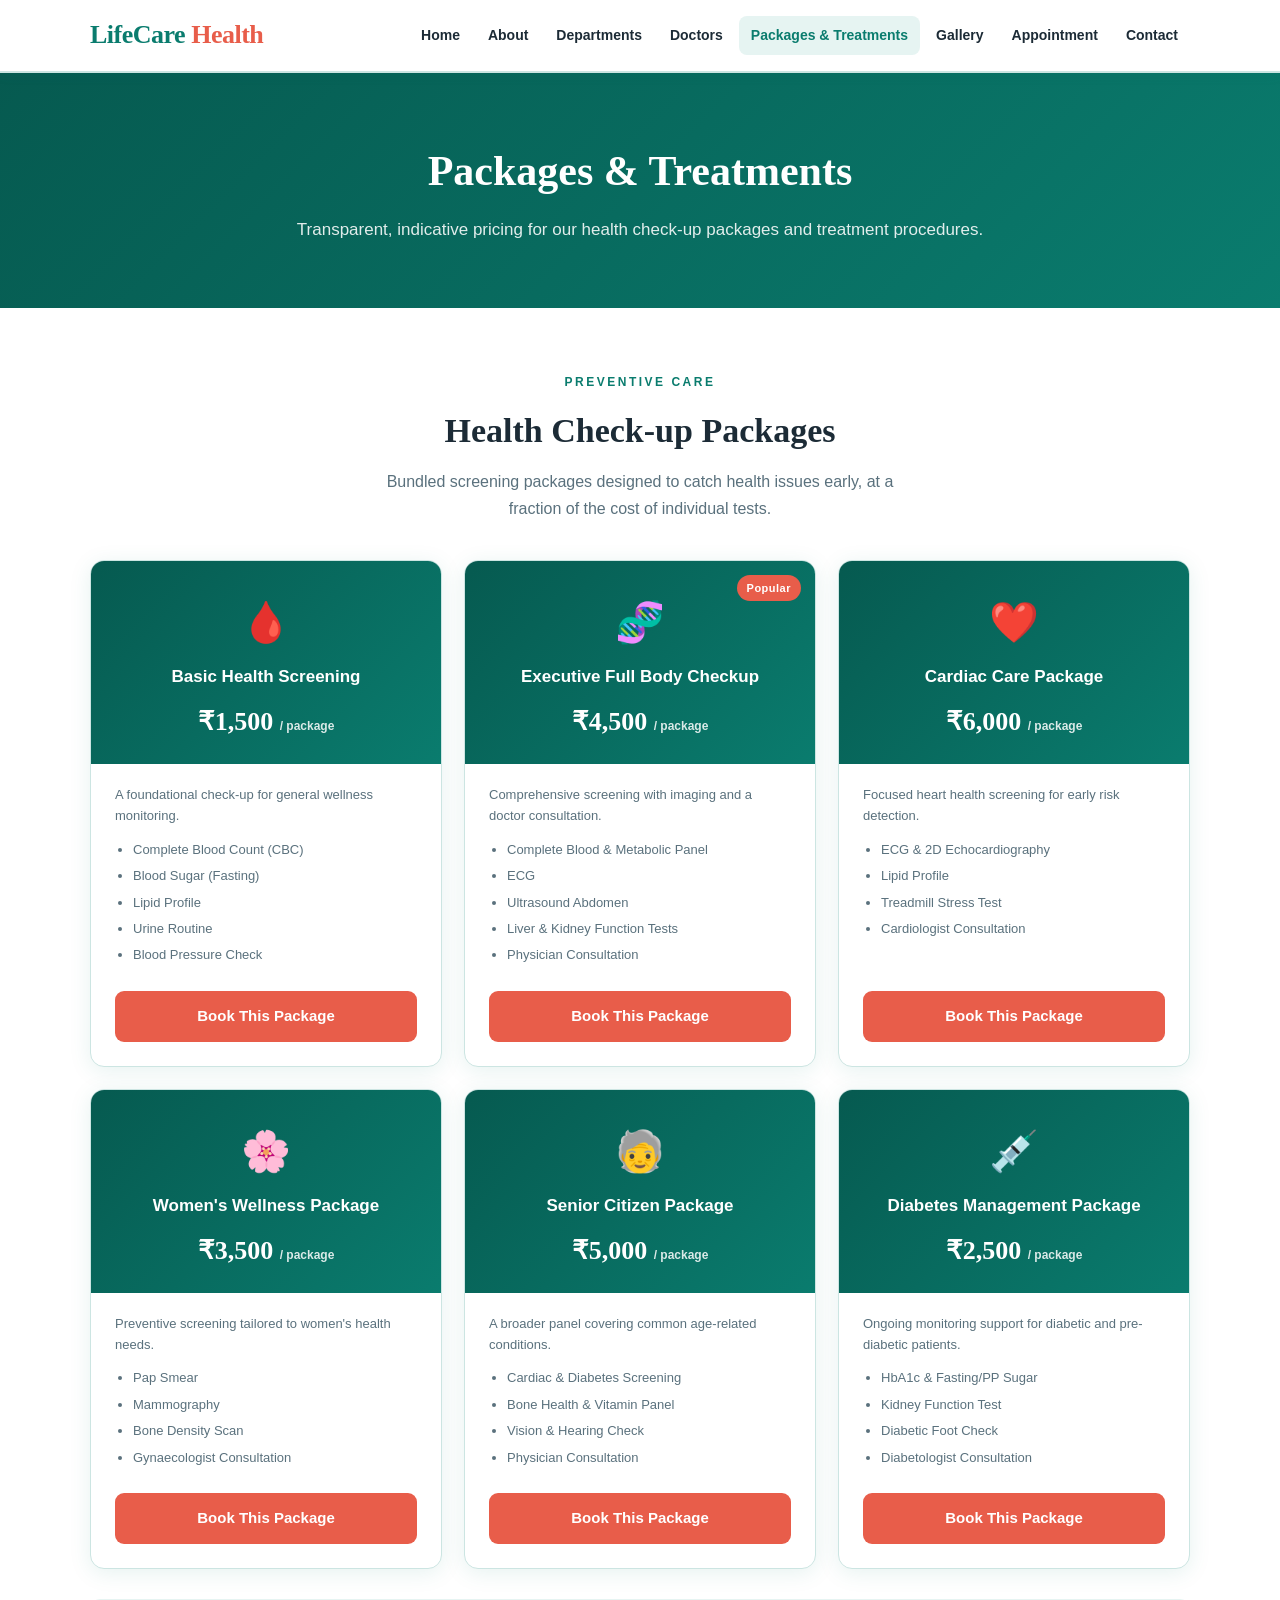
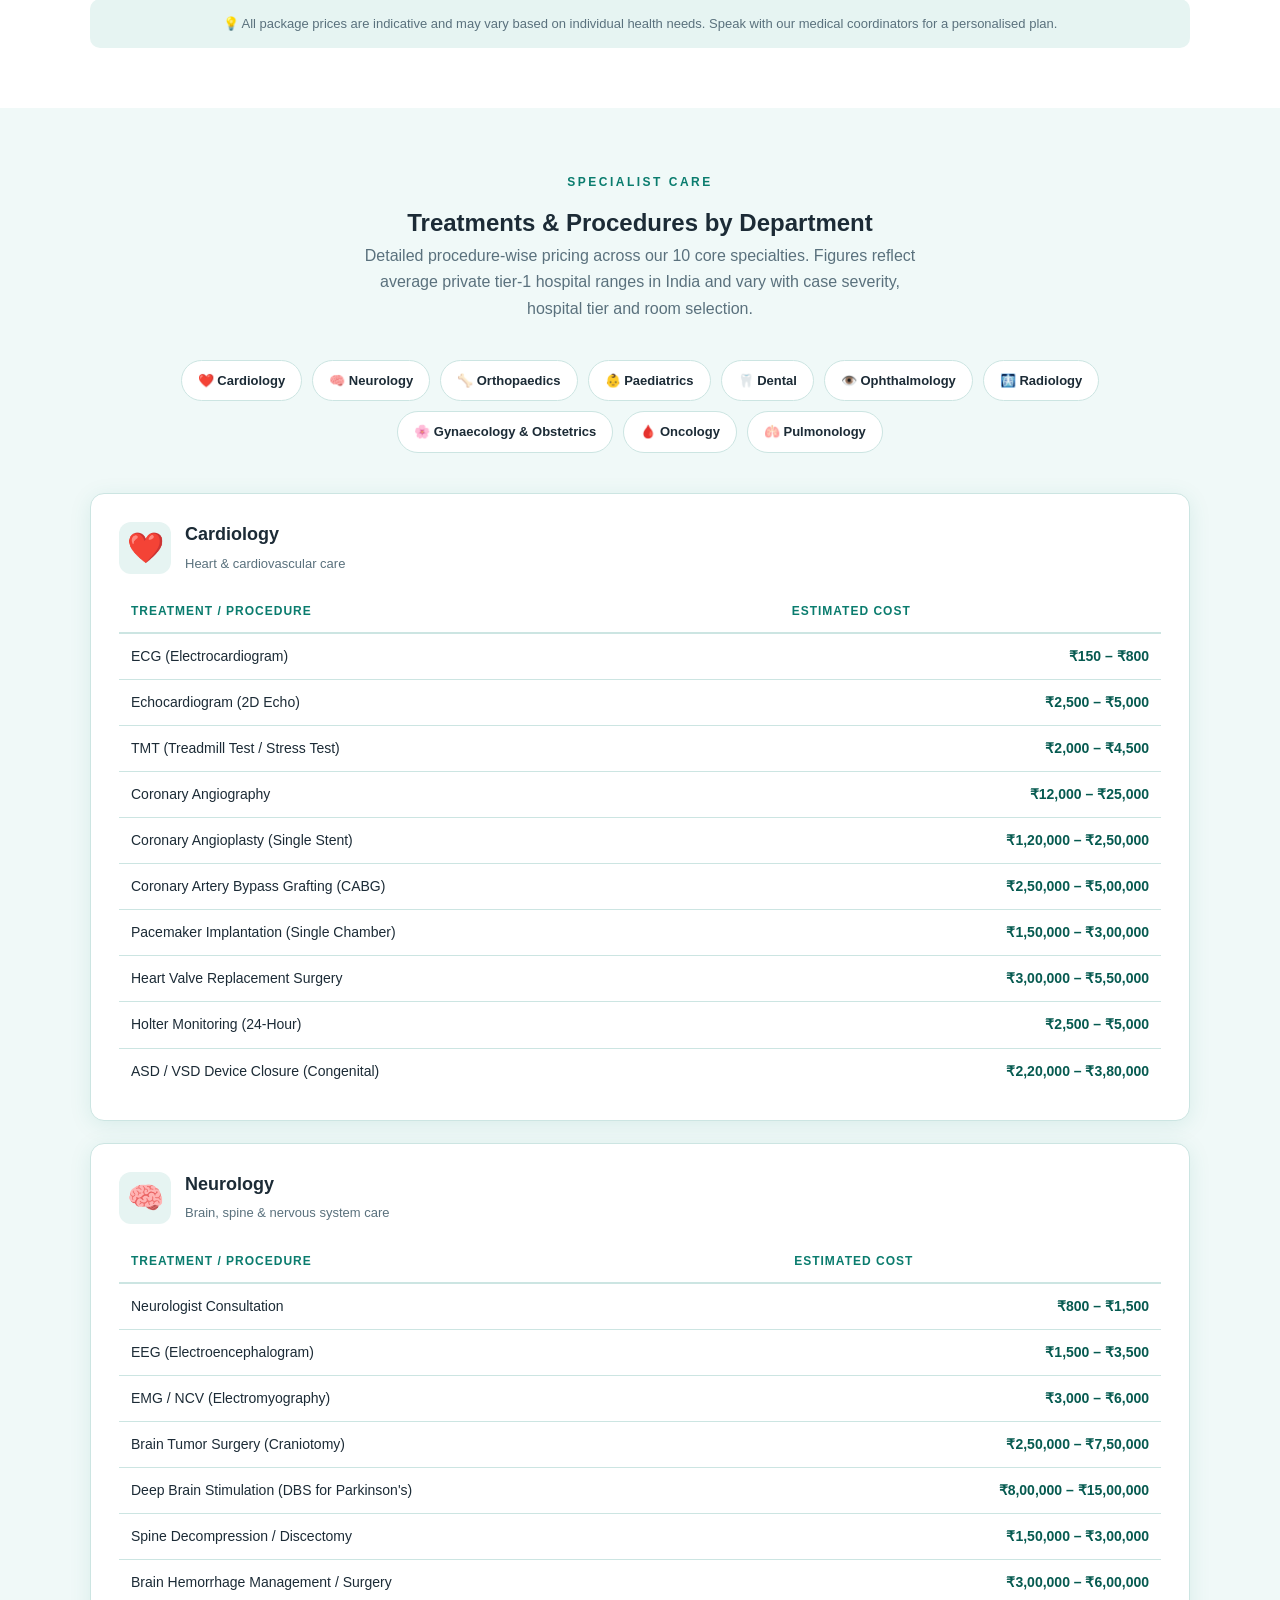
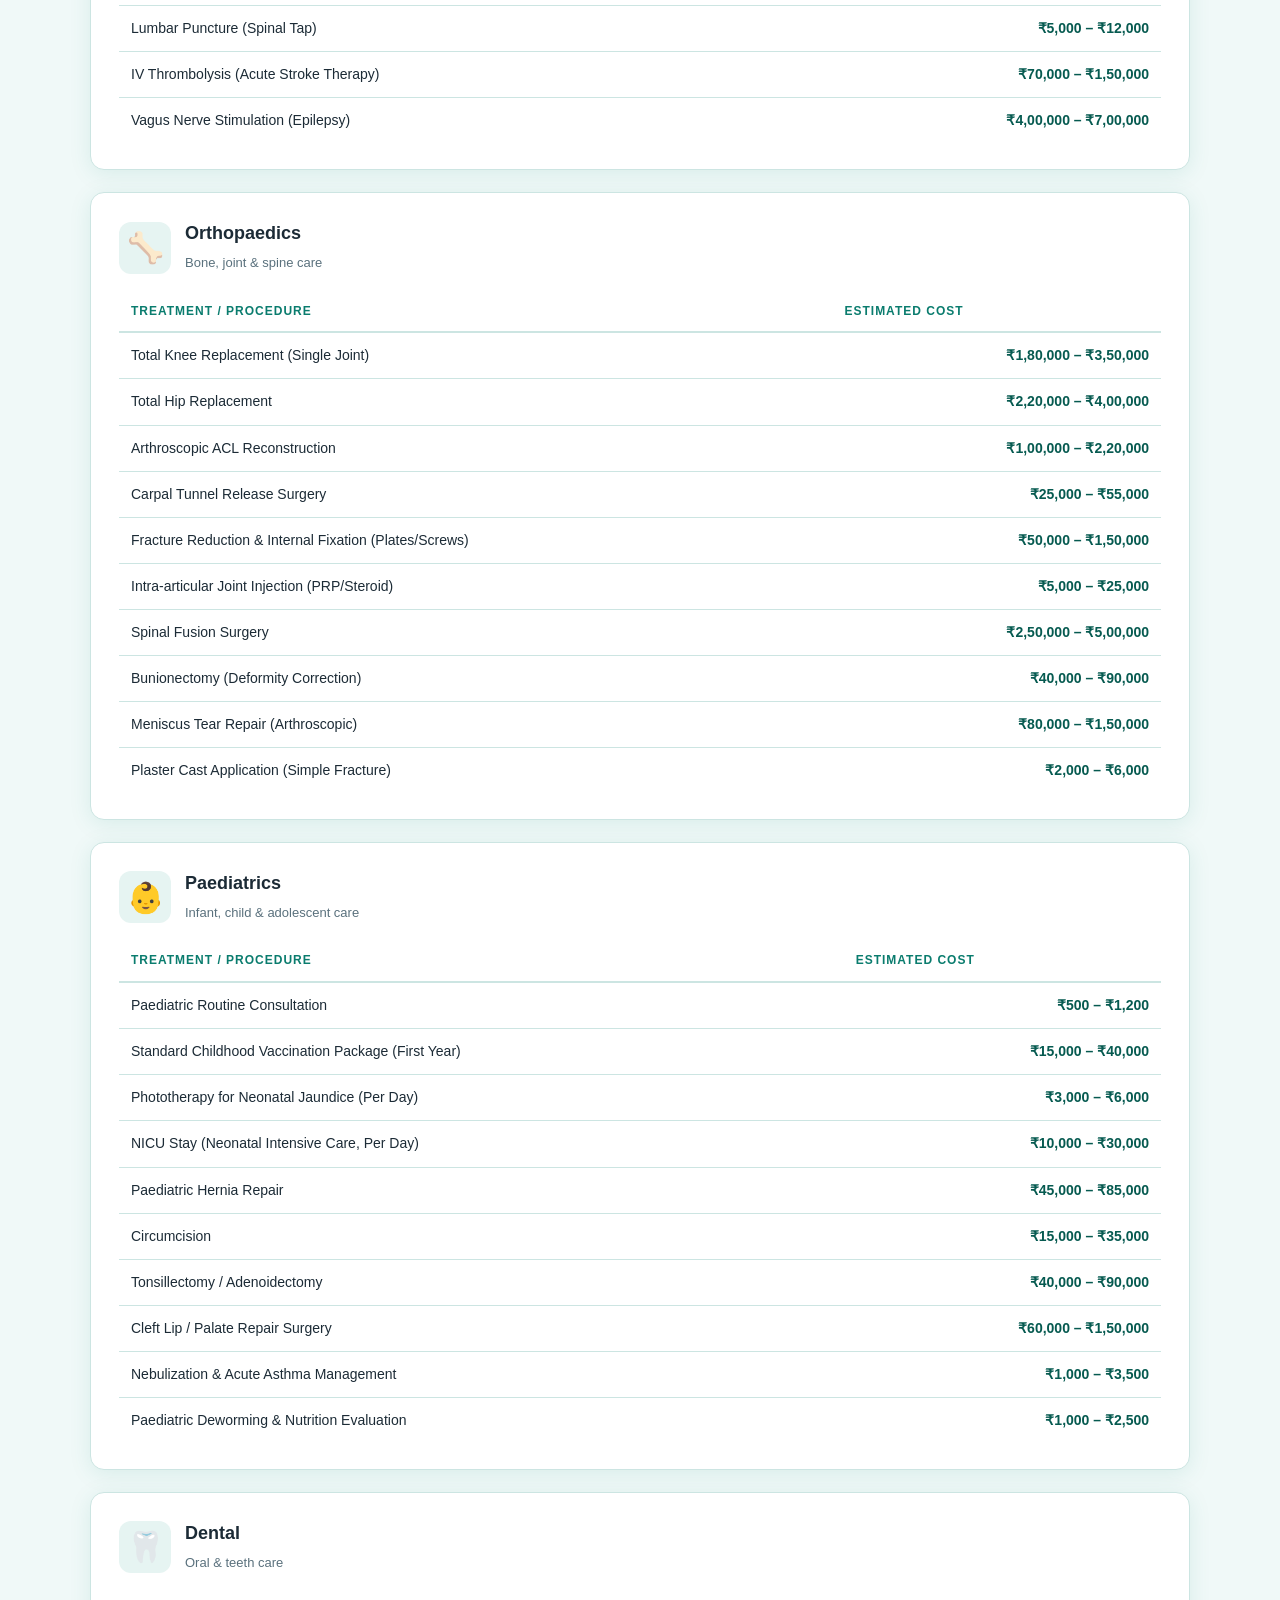
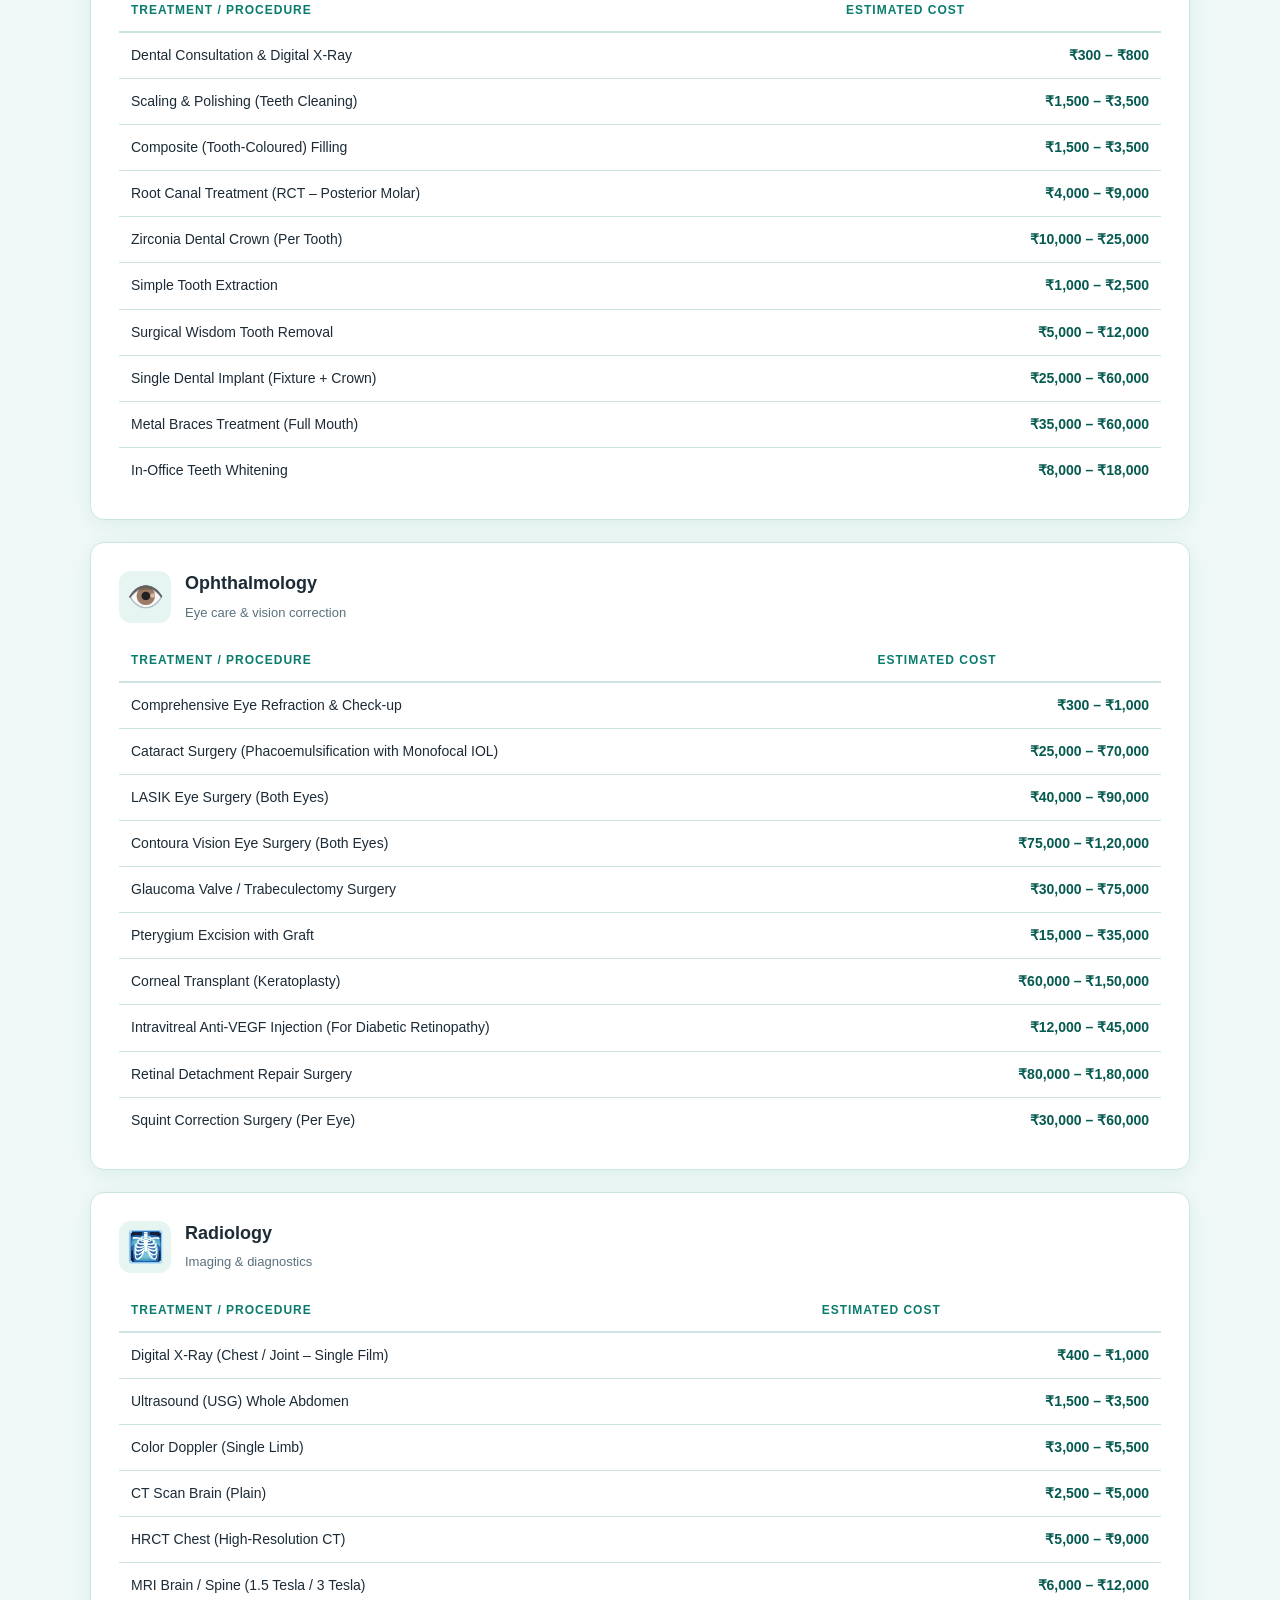
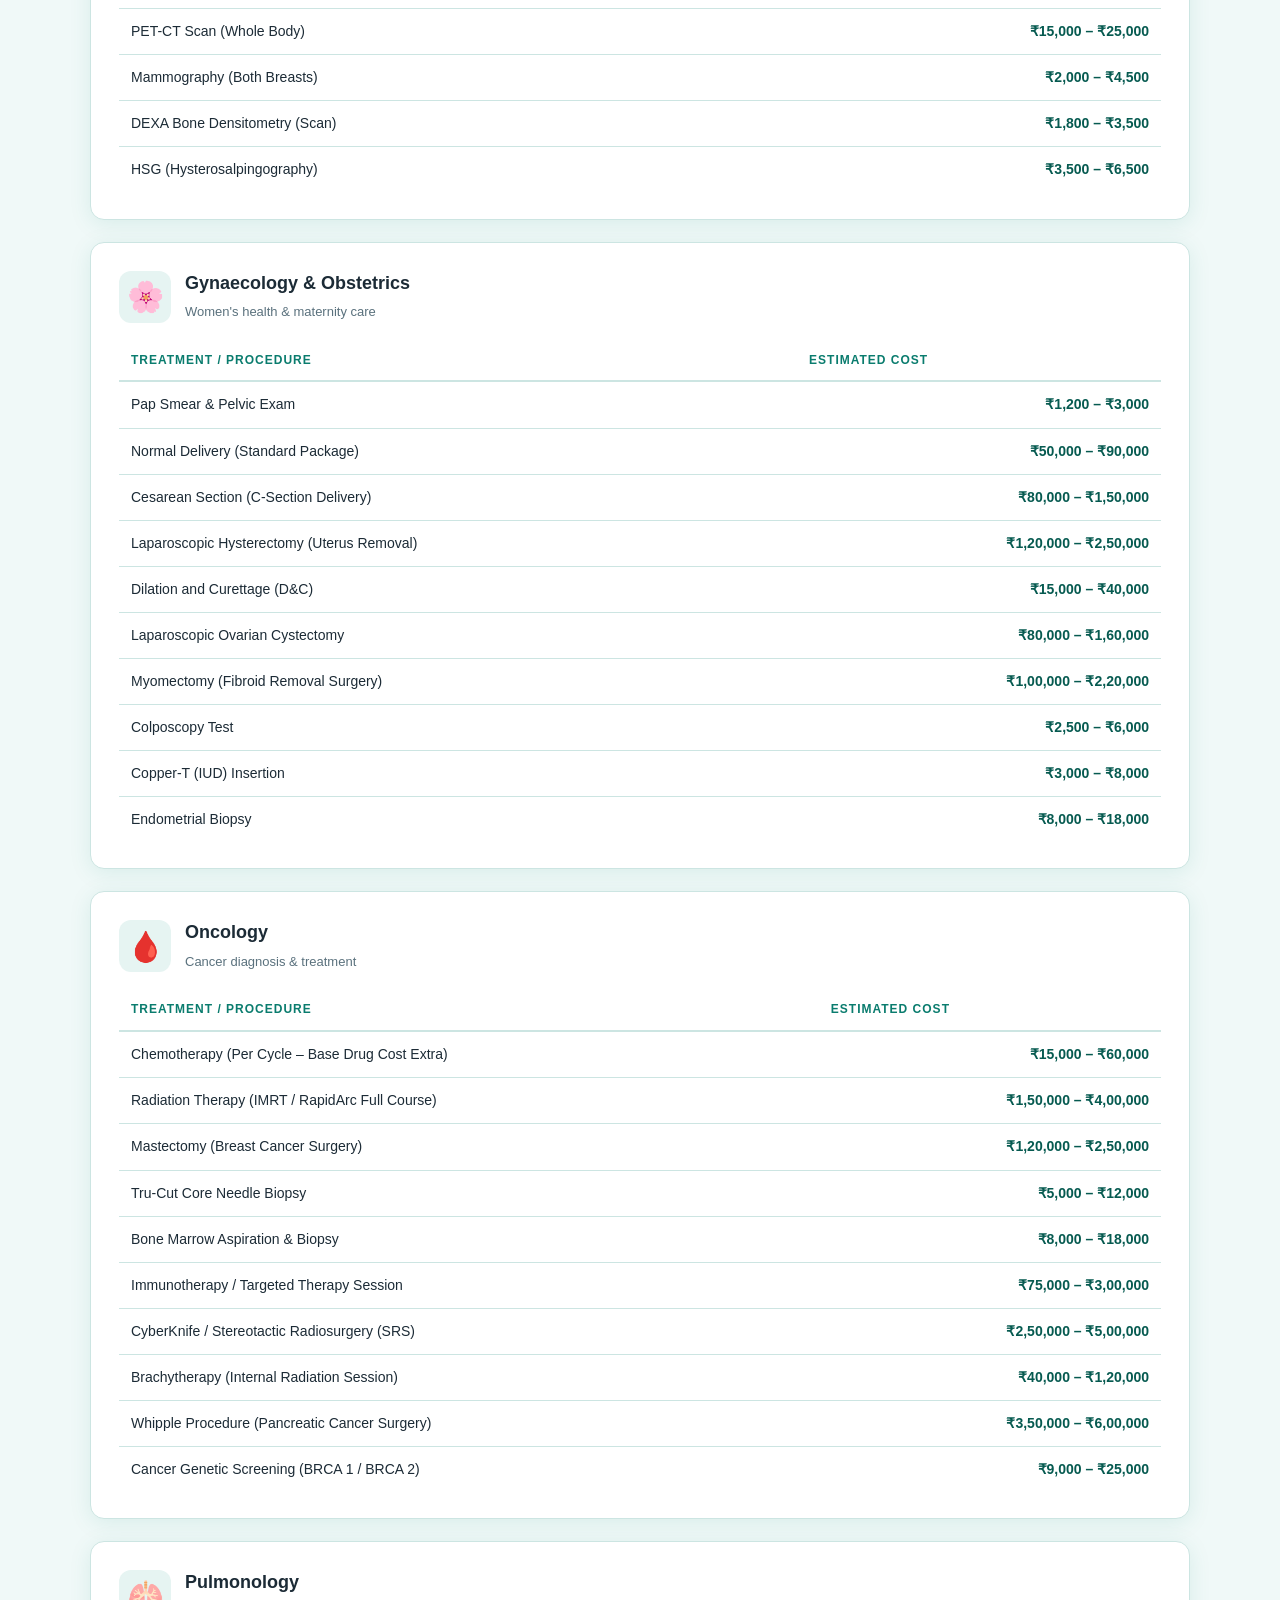
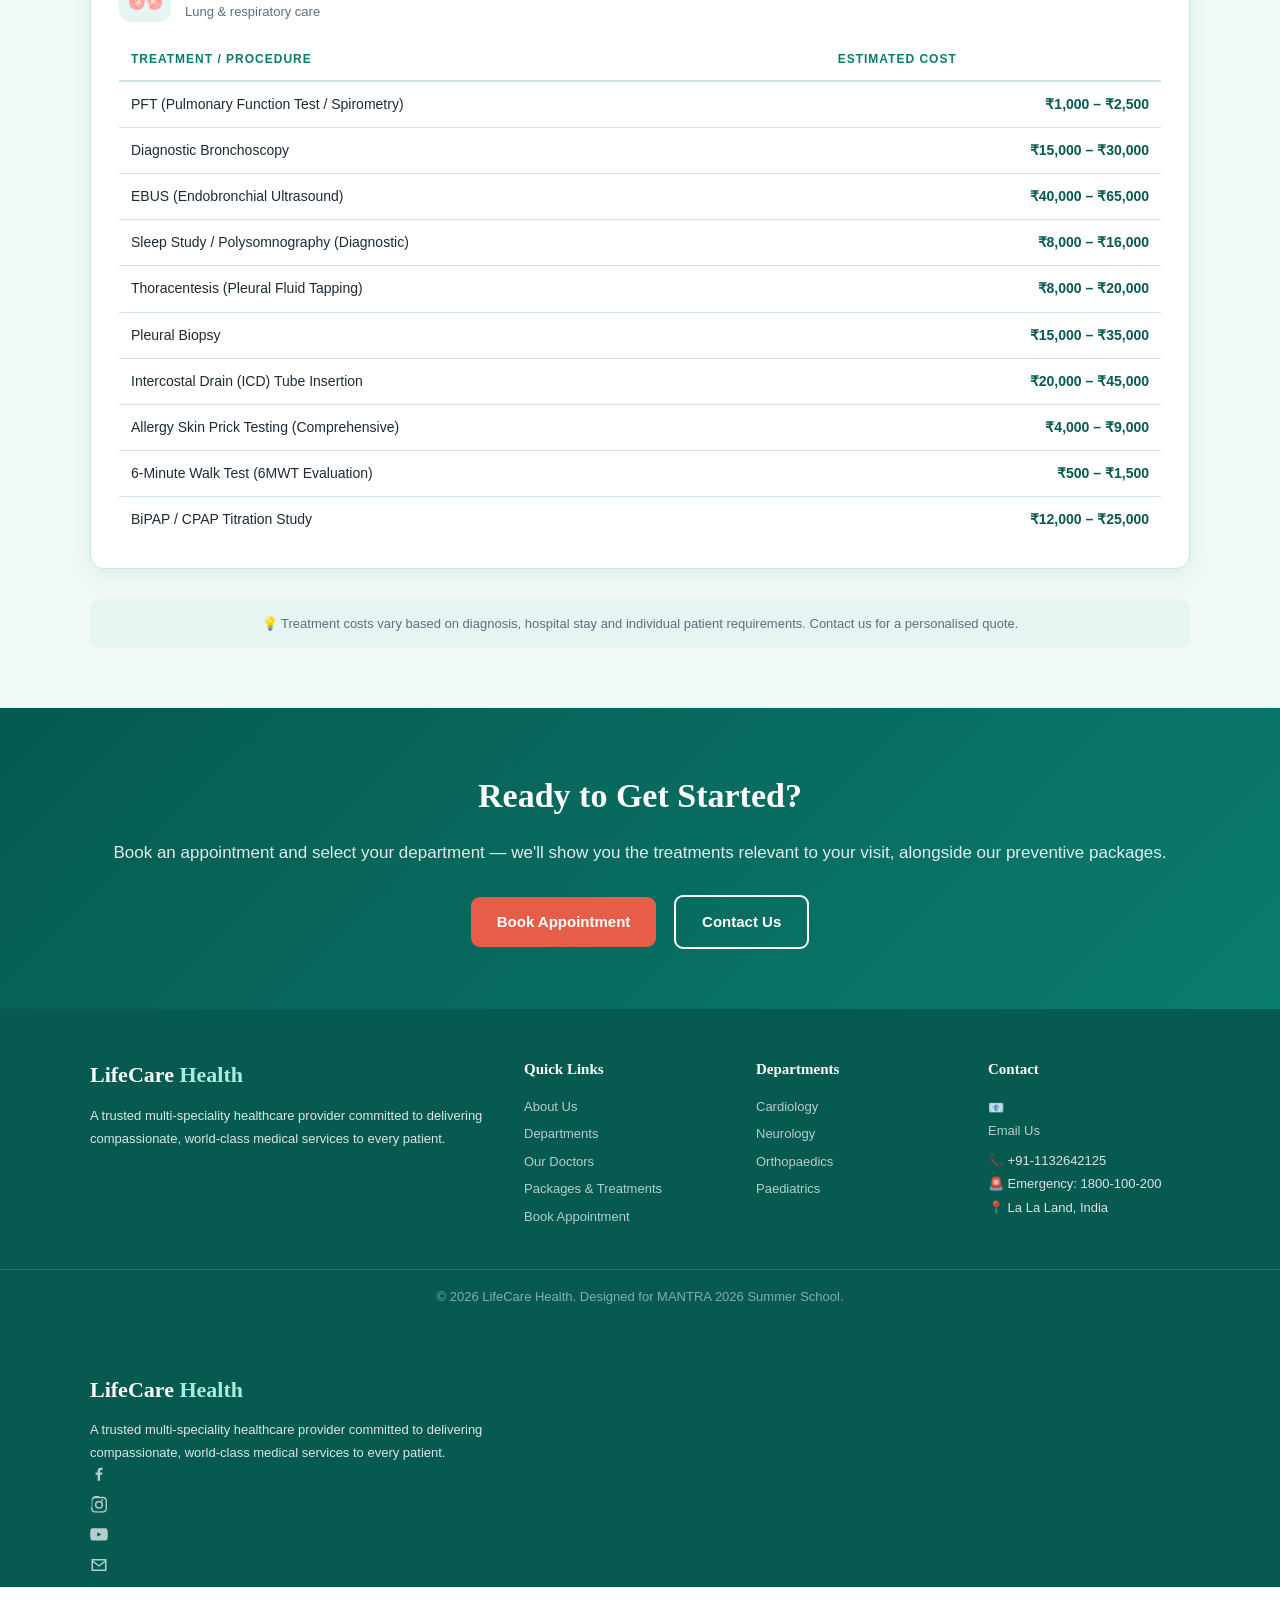
<file: packages.html>
<!DOCTYPE html>
<html lang="en">
<head>
  <meta charset="UTF-8">
  <meta name="viewport" content="width=device-width, initial-scale=1.0">
  <title>Packages & Treatments | LifeCare Health</title>
  <meta name="description" content="Explore LifeCare Health's health check-up packages and individual treatment procedures with transparent, indicative pricing across all departments.">
  <meta name="keywords" content="health checkup packages, hospital treatment cost, medical package price, full body checkup, treatment procedures">
  <link rel="canonical" href="https://lifecare-health-treatments.netlify.app/packages.html">

  <!-- Open Graph -->
  <meta property="og:type" content="website">
  <meta property="og:site_name" content="LifeCare Health">
  <meta property="og:title" content="Packages & Treatments | LifeCare Health">
  <meta property="og:description" content="Explore LifeCare Health's health check-up packages and individual treatment procedures with transparent, indicative pricing across all departments.">
  <meta property="og:url" content="https://lifecare-health-treatments.netlify.app/packages.html">
  <meta property="og:image" content="https://lifecare-health-treatments.netlify.app/og-image.png">
  <meta property="og:image:width" content="1200">
  <meta property="og:image:height" content="630">
  <meta property="og:locale" content="en_IN">

  <!-- Twitter Card -->
  <meta name="twitter:card" content="summary_large_image">
  <meta name="twitter:title" content="Packages & Treatments | LifeCare Health">
  <meta name="twitter:description" content="Explore LifeCare Health's health check-up packages and individual treatment procedures with transparent, indicative pricing across all departments.">
  <meta name="twitter:image" content="https://lifecare-health-treatments.netlify.app/og-image.png">

  <!-- Favicons -->
  <link rel="icon" type="image/svg+xml" href="favicon.svg">
  <link rel="icon" type="image/png" sizes="32x32" href="favicon-32x32.png">
  <link rel="icon" type="image/png" sizes="16x16" href="favicon-16x16.png">
  <link rel="apple-touch-icon" href="apple-touch-icon.png">
  <link rel="manifest" href="site.webmanifest">
  <meta name="theme-color" content="#0a7c6e">

  <!-- Structured Data -->
  <script type="application/ld+json">
  {
    "@context": "https://schema.org",
    "@type": "Hospital",
    "name": "LifeCare Health",
    "url": "https://lifecare-health-treatments.netlify.app/",
    "logo": "https://lifecare-health-treatments.netlify.app/icon-512.png",
    "image": "https://lifecare-health-treatments.netlify.app/og-image.png",
    "description": "LifeCare Health is a multi-speciality hospital offering expert medical care across cardiology, neurology, orthopaedics, paediatrics and more.",
    "telephone": "+91-1132642125",
    "email": "info@lifecarehealth.com",
    "address": {
      "@type": "PostalAddress",
      "streetAddress": "Sector 27",
      "addressLocality": "La La Land",
      "postalCode": "100001",
      "addressCountry": "IN"
    },
    "medicalSpecialty": [
      "Cardiology", "Neurology", "Orthopaedic", "Pediatric",
      "Dentistry", "Ophthalmic", "Oncologic", "Pulmonary", "Gynecologic"
    ],
    "openingHoursSpecification": [
      {
        "@type": "OpeningHoursSpecification",
        "dayOfWeek": ["Monday","Tuesday","Wednesday","Thursday","Friday"],
        "opens": "09:00",
        "closes": "18:00"
      },
      {
        "@type": "OpeningHoursSpecification",
        "dayOfWeek": ["Saturday"],
        "opens": "09:00",
        "closes": "14:00"
      }
    ],
    "sameAs": []
  }
  </script>

  <!-- Google Analytics (GA4) — replace G-XXXXXXXXXX with your Measurement ID -->
  <!--
  <script async src="https://www.googletagmanager.com/gtag/js?id=G-XXXXXXXXXX"></script>
  <script>
    window.dataLayer = window.dataLayer || [];
    function gtag(){dataLayer.push(arguments);}
    gtag('js', new Date());
    gtag('config', 'G-XXXXXXXXXX');
  </script>
  -->
  <link rel="stylesheet" href="style.css">
</head>
  <!--Start of Tawk.to Script-->
<script type="text/javascript">
var Tawk_API=Tawk_API||{}, Tawk_LoadStart=new Date();
(function(){
var s1=document.createElement("script"),s0=document.getElementsByTagName("script")[0];
s1.async=true;
s1.src='https://tawk.to/chat/6a453f498c45b31d46f20b0b/1jsf7uequ';
s1.charset='UTF-8';
s1.setAttribute('crossorigin','*');
s0.parentNode.insertBefore(s1,s0);
})();
</script>
<!--End of Tawk.to Script-->
<body>

<header class="site-header">
  <div class="container header-inner">
    <a class="logo" href="index.html">LifeCare <span>Health</span></a>
    <button class="menu-btn" id="menuBtn" aria-label="Toggle navigation">☰</button>
    <nav class="nav-links" id="navLinks">
      <a href="index.html">Home</a>
      <a href="about.html">About</a>
      <a href="departments.html">Departments</a>
      <a href="doctors.html">Doctors</a>
      <a href="packages.html" class="active">Packages &amp; Treatments</a>
      <a href="gallery.html">Gallery</a>
      <a href="appointment.html">Appointment</a>
      <a href="contact.html">Contact</a>
    </nav>
  </div>
</header>

<main>

  <section class="page-banner">
    <div class="container">
      <h1>Packages &amp; Treatments</h1>
      <p>Transparent, indicative pricing for our health check-up packages and treatment procedures.</p>
    </div>
  </section>

  <!-- ── Health Check-up Packages ── -->
  <section class="container section">
    <div class="section-head center">
      <span class="section-label">Preventive Care</span>
      <h2>Health Check-up Packages</h2>
      <p class="section-intro">Bundled screening packages designed to catch health issues early, at a fraction of the cost of individual tests.</p>
    </div>

    <div class="pkg-grid">

      <article class="pkg-card">
        <div class="pkg-card-top">
          <div class="icon">🩸</div>
          <h3>Basic Health Screening</h3>
          <div class="pkg-price">₹1,500 <small>/ package</small></div>
        </div>
        <div class="pkg-card-body">
          <p>A foundational check-up for general wellness monitoring.</p>
          <ul>
            <li>Complete Blood Count (CBC)</li>
            <li>Blood Sugar (Fasting)</li>
            <li>Lipid Profile</li>
            <li>Urine Routine</li>
            <li>Blood Pressure Check</li>
          </ul>
          <a class="btn btn-coral u-center" href="appointment.html">Book This Package</a>
        </div>
      </article>

      <article class="pkg-card">
        <div class="pkg-card-top">
          <span class="pkg-badge">Popular</span>
          <div class="icon">🧬</div>
          <h3>Executive Full Body Checkup</h3>
          <div class="pkg-price">₹4,500 <small>/ package</small></div>
        </div>
        <div class="pkg-card-body">
          <p>Comprehensive screening with imaging and a doctor consultation.</p>
          <ul>
            <li>Complete Blood &amp; Metabolic Panel</li>
            <li>ECG</li>
            <li>Ultrasound Abdomen</li>
            <li>Liver &amp; Kidney Function Tests</li>
            <li>Physician Consultation</li>
          </ul>
          <a class="btn btn-coral u-center" href="appointment.html">Book This Package</a>
        </div>
      </article>

      <article class="pkg-card">
        <div class="pkg-card-top">
          <div class="icon">❤️</div>
          <h3>Cardiac Care Package</h3>
          <div class="pkg-price">₹6,000 <small>/ package</small></div>
        </div>
        <div class="pkg-card-body">
          <p>Focused heart health screening for early risk detection.</p>
          <ul>
            <li>ECG &amp; 2D Echocardiography</li>
            <li>Lipid Profile</li>
            <li>Treadmill Stress Test</li>
            <li>Cardiologist Consultation</li>
          </ul>
          <a class="btn btn-coral u-center" href="appointment.html">Book This Package</a>
        </div>
      </article>

      <article class="pkg-card">
        <div class="pkg-card-top">
          <div class="icon">🌸</div>
          <h3>Women's Wellness Package</h3>
          <div class="pkg-price">₹3,500 <small>/ package</small></div>
        </div>
        <div class="pkg-card-body">
          <p>Preventive screening tailored to women's health needs.</p>
          <ul>
            <li>Pap Smear</li>
            <li>Mammography</li>
            <li>Bone Density Scan</li>
            <li>Gynaecologist Consultation</li>
          </ul>
          <a class="btn btn-coral u-center" href="appointment.html">Book This Package</a>
        </div>
      </article>

      <article class="pkg-card">
        <div class="pkg-card-top">
          <div class="icon">🧓</div>
          <h3>Senior Citizen Package</h3>
          <div class="pkg-price">₹5,000 <small>/ package</small></div>
        </div>
        <div class="pkg-card-body">
          <p>A broader panel covering common age-related conditions.</p>
          <ul>
            <li>Cardiac &amp; Diabetes Screening</li>
            <li>Bone Health &amp; Vitamin Panel</li>
            <li>Vision &amp; Hearing Check</li>
            <li>Physician Consultation</li>
          </ul>
          <a class="btn btn-coral u-center" href="appointment.html">Book This Package</a>
        </div>
      </article>

      <article class="pkg-card">
        <div class="pkg-card-top">
          <div class="icon">💉</div>
          <h3>Diabetes Management Package</h3>
          <div class="pkg-price">₹2,500 <small>/ package</small></div>
        </div>
        <div class="pkg-card-body">
          <p>Ongoing monitoring support for diabetic and pre-diabetic patients.</p>
          <ul>
            <li>HbA1c &amp; Fasting/PP Sugar</li>
            <li>Kidney Function Test</li>
            <li>Diabetic Foot Check</li>
            <li>Diabetologist Consultation</li>
          </ul>
          <a class="btn btn-coral u-center" href="appointment.html">Book This Package</a>
        </div>
      </article>

    </div>

    <p class="pkg-note">💡 All package prices are indicative and may vary based on individual health needs. Speak with our medical coordinators for a personalised plan.</p>
  </section>

  <!-- ── Treatments & Procedures by Department ── -->
  <section class="u-section-alt">
    <div class="container">
      <div class="section-head center">
        <span class="section-label">Specialist Care</span>
        <h2>Treatments &amp; Procedures by Department</h2>
        <p class="section-intro">Detailed procedure-wise pricing across our 10 core specialties. Figures reflect average private tier-1 hospital ranges in India and vary with case severity, hospital tier and room selection.</p>
      </div>

      <div class="dept-nav-pills">
        <a class="dept-pill" href="#dept-cardiology">❤️ Cardiology</a>
        <a class="dept-pill" href="#dept-neurology">🧠 Neurology</a>
        <a class="dept-pill" href="#dept-orthopaedics">🦴 Orthopaedics</a>
        <a class="dept-pill" href="#dept-paediatrics">👶 Paediatrics</a>
        <a class="dept-pill" href="#dept-dental">🦷 Dental</a>
        <a class="dept-pill" href="#dept-ophthalmology">👁️ Ophthalmology</a>
        <a class="dept-pill" href="#dept-radiology">🩻 Radiology</a>
        <a class="dept-pill" href="#dept-gynaecology">🌸 Gynaecology &amp; Obstetrics</a>
        <a class="dept-pill" href="#dept-oncology">🩸 Oncology</a>
        <a class="dept-pill" href="#dept-pulmonology">🫁 Pulmonology</a>
      </div>

      <!-- Cardiology -->
      <article class="dept-treat-block" id="dept-cardiology">
        <div class="dept-treat-head">
          <div class="icon">❤️</div>
          <div><h3>Cardiology</h3><span>Heart &amp; cardiovascular care</span></div>
        </div>
        <table class="treat-table">
          <thead><tr><th>Treatment / Procedure</th><th>Estimated Cost</th></tr></thead>
          <tbody>
            <tr><td>ECG (Electrocardiogram)</td><td>₹150 – ₹800</td></tr>
            <tr><td>Echocardiogram (2D Echo)</td><td>₹2,500 – ₹5,000</td></tr>
            <tr><td>TMT (Treadmill Test / Stress Test)</td><td>₹2,000 – ₹4,500</td></tr>
            <tr><td>Coronary Angiography</td><td>₹12,000 – ₹25,000</td></tr>
            <tr><td>Coronary Angioplasty (Single Stent)</td><td>₹1,20,000 – ₹2,50,000</td></tr>
            <tr><td>Coronary Artery Bypass Grafting (CABG)</td><td>₹2,50,000 – ₹5,00,000</td></tr>
            <tr><td>Pacemaker Implantation (Single Chamber)</td><td>₹1,50,000 – ₹3,00,000</td></tr>
            <tr><td>Heart Valve Replacement Surgery</td><td>₹3,00,000 – ₹5,50,000</td></tr>
            <tr><td>Holter Monitoring (24-Hour)</td><td>₹2,500 – ₹5,000</td></tr>
            <tr><td>ASD / VSD Device Closure (Congenital)</td><td>₹2,20,000 – ₹3,80,000</td></tr>
          </tbody>
        </table>
      </article>

      <!-- Neurology -->
      <article class="dept-treat-block" id="dept-neurology">
        <div class="dept-treat-head">
          <div class="icon">🧠</div>
          <div><h3>Neurology</h3><span>Brain, spine &amp; nervous system care</span></div>
        </div>
        <table class="treat-table">
          <thead><tr><th>Treatment / Procedure</th><th>Estimated Cost</th></tr></thead>
          <tbody>
            <tr><td>Neurologist Consultation</td><td>₹800 – ₹1,500</td></tr>
            <tr><td>EEG (Electroencephalogram)</td><td>₹1,500 – ₹3,500</td></tr>
            <tr><td>EMG / NCV (Electromyography)</td><td>₹3,000 – ₹6,000</td></tr>
            <tr><td>Brain Tumor Surgery (Craniotomy)</td><td>₹2,50,000 – ₹7,50,000</td></tr>
            <tr><td>Deep Brain Stimulation (DBS for Parkinson's)</td><td>₹8,00,000 – ₹15,00,000</td></tr>
            <tr><td>Spine Decompression / Discectomy</td><td>₹1,50,000 – ₹3,00,000</td></tr>
            <tr><td>Brain Hemorrhage Management / Surgery</td><td>₹3,00,000 – ₹6,00,000</td></tr>
            <tr><td>Lumbar Puncture (Spinal Tap)</td><td>₹5,000 – ₹12,000</td></tr>
            <tr><td>IV Thrombolysis (Acute Stroke Therapy)</td><td>₹70,000 – ₹1,50,000</td></tr>
            <tr><td>Vagus Nerve Stimulation (Epilepsy)</td><td>₹4,00,000 – ₹7,00,000</td></tr>
          </tbody>
        </table>
      </article>

      <!-- Orthopaedics -->
      <article class="dept-treat-block" id="dept-orthopaedics">
        <div class="dept-treat-head">
          <div class="icon">🦴</div>
          <div><h3>Orthopaedics</h3><span>Bone, joint &amp; spine care</span></div>
        </div>
        <table class="treat-table">
          <thead><tr><th>Treatment / Procedure</th><th>Estimated Cost</th></tr></thead>
          <tbody>
            <tr><td>Total Knee Replacement (Single Joint)</td><td>₹1,80,000 – ₹3,50,000</td></tr>
            <tr><td>Total Hip Replacement</td><td>₹2,20,000 – ₹4,00,000</td></tr>
            <tr><td>Arthroscopic ACL Reconstruction</td><td>₹1,00,000 – ₹2,20,000</td></tr>
            <tr><td>Carpal Tunnel Release Surgery</td><td>₹25,000 – ₹55,000</td></tr>
            <tr><td>Fracture Reduction &amp; Internal Fixation (Plates/Screws)</td><td>₹50,000 – ₹1,50,000</td></tr>
            <tr><td>Intra-articular Joint Injection (PRP/Steroid)</td><td>₹5,000 – ₹25,000</td></tr>
            <tr><td>Spinal Fusion Surgery</td><td>₹2,50,000 – ₹5,00,000</td></tr>
            <tr><td>Bunionectomy (Deformity Correction)</td><td>₹40,000 – ₹90,000</td></tr>
            <tr><td>Meniscus Tear Repair (Arthroscopic)</td><td>₹80,000 – ₹1,50,000</td></tr>
            <tr><td>Plaster Cast Application (Simple Fracture)</td><td>₹2,000 – ₹6,000</td></tr>
          </tbody>
        </table>
      </article>

      <!-- Paediatrics -->
      <article class="dept-treat-block" id="dept-paediatrics">
        <div class="dept-treat-head">
          <div class="icon">👶</div>
          <div><h3>Paediatrics</h3><span>Infant, child &amp; adolescent care</span></div>
        </div>
        <table class="treat-table">
          <thead><tr><th>Treatment / Procedure</th><th>Estimated Cost</th></tr></thead>
          <tbody>
            <tr><td>Paediatric Routine Consultation</td><td>₹500 – ₹1,200</td></tr>
            <tr><td>Standard Childhood Vaccination Package (First Year)</td><td>₹15,000 – ₹40,000</td></tr>
            <tr><td>Phototherapy for Neonatal Jaundice (Per Day)</td><td>₹3,000 – ₹6,000</td></tr>
            <tr><td>NICU Stay (Neonatal Intensive Care, Per Day)</td><td>₹10,000 – ₹30,000</td></tr>
            <tr><td>Paediatric Hernia Repair</td><td>₹45,000 – ₹85,000</td></tr>
            <tr><td>Circumcision</td><td>₹15,000 – ₹35,000</td></tr>
            <tr><td>Tonsillectomy / Adenoidectomy</td><td>₹40,000 – ₹90,000</td></tr>
            <tr><td>Cleft Lip / Palate Repair Surgery</td><td>₹60,000 – ₹1,50,000</td></tr>
            <tr><td>Nebulization &amp; Acute Asthma Management</td><td>₹1,000 – ₹3,500</td></tr>
            <tr><td>Paediatric Deworming &amp; Nutrition Evaluation</td><td>₹1,000 – ₹2,500</td></tr>
          </tbody>
        </table>
      </article>

      <!-- Dental -->
      <article class="dept-treat-block" id="dept-dental">
        <div class="dept-treat-head">
          <div class="icon">🦷</div>
          <div><h3>Dental</h3><span>Oral &amp; teeth care</span></div>
        </div>
        <table class="treat-table">
          <thead><tr><th>Treatment / Procedure</th><th>Estimated Cost</th></tr></thead>
          <tbody>
            <tr><td>Dental Consultation &amp; Digital X-Ray</td><td>₹300 – ₹800</td></tr>
            <tr><td>Scaling &amp; Polishing (Teeth Cleaning)</td><td>₹1,500 – ₹3,500</td></tr>
            <tr><td>Composite (Tooth-Coloured) Filling</td><td>₹1,500 – ₹3,500</td></tr>
            <tr><td>Root Canal Treatment (RCT – Posterior Molar)</td><td>₹4,000 – ₹9,000</td></tr>
            <tr><td>Zirconia Dental Crown (Per Tooth)</td><td>₹10,000 – ₹25,000</td></tr>
            <tr><td>Simple Tooth Extraction</td><td>₹1,000 – ₹2,500</td></tr>
            <tr><td>Surgical Wisdom Tooth Removal</td><td>₹5,000 – ₹12,000</td></tr>
            <tr><td>Single Dental Implant (Fixture + Crown)</td><td>₹25,000 – ₹60,000</td></tr>
            <tr><td>Metal Braces Treatment (Full Mouth)</td><td>₹35,000 – ₹60,000</td></tr>
            <tr><td>In-Office Teeth Whitening</td><td>₹8,000 – ₹18,000</td></tr>
          </tbody>
        </table>
      </article>

      <!-- Ophthalmology -->
      <article class="dept-treat-block" id="dept-ophthalmology">
        <div class="dept-treat-head">
          <div class="icon">👁️</div>
          <div><h3>Ophthalmology</h3><span>Eye care &amp; vision correction</span></div>
        </div>
        <table class="treat-table">
          <thead><tr><th>Treatment / Procedure</th><th>Estimated Cost</th></tr></thead>
          <tbody>
            <tr><td>Comprehensive Eye Refraction &amp; Check-up</td><td>₹300 – ₹1,000</td></tr>
            <tr><td>Cataract Surgery (Phacoemulsification with Monofocal IOL)</td><td>₹25,000 – ₹70,000</td></tr>
            <tr><td>LASIK Eye Surgery (Both Eyes)</td><td>₹40,000 – ₹90,000</td></tr>
            <tr><td>Contoura Vision Eye Surgery (Both Eyes)</td><td>₹75,000 – ₹1,20,000</td></tr>
            <tr><td>Glaucoma Valve / Trabeculectomy Surgery</td><td>₹30,000 – ₹75,000</td></tr>
            <tr><td>Pterygium Excision with Graft</td><td>₹15,000 – ₹35,000</td></tr>
            <tr><td>Corneal Transplant (Keratoplasty)</td><td>₹60,000 – ₹1,50,000</td></tr>
            <tr><td>Intravitreal Anti-VEGF Injection (For Diabetic Retinopathy)</td><td>₹12,000 – ₹45,000</td></tr>
            <tr><td>Retinal Detachment Repair Surgery</td><td>₹80,000 – ₹1,80,000</td></tr>
            <tr><td>Squint Correction Surgery (Per Eye)</td><td>₹30,000 – ₹60,000</td></tr>
          </tbody>
        </table>
      </article>

      <!-- Radiology -->
      <article class="dept-treat-block" id="dept-radiology">
        <div class="dept-treat-head">
          <div class="icon">🩻</div>
          <div><h3>Radiology</h3><span>Imaging &amp; diagnostics</span></div>
        </div>
        <table class="treat-table">
          <thead><tr><th>Treatment / Procedure</th><th>Estimated Cost</th></tr></thead>
          <tbody>
            <tr><td>Digital X-Ray (Chest / Joint – Single Film)</td><td>₹400 – ₹1,000</td></tr>
            <tr><td>Ultrasound (USG) Whole Abdomen</td><td>₹1,500 – ₹3,500</td></tr>
            <tr><td>Color Doppler (Single Limb)</td><td>₹3,000 – ₹5,500</td></tr>
            <tr><td>CT Scan Brain (Plain)</td><td>₹2,500 – ₹5,000</td></tr>
            <tr><td>HRCT Chest (High-Resolution CT)</td><td>₹5,000 – ₹9,000</td></tr>
            <tr><td>MRI Brain / Spine (1.5 Tesla / 3 Tesla)</td><td>₹6,000 – ₹12,000</td></tr>
            <tr><td>PET-CT Scan (Whole Body)</td><td>₹15,000 – ₹25,000</td></tr>
            <tr><td>Mammography (Both Breasts)</td><td>₹2,000 – ₹4,500</td></tr>
            <tr><td>DEXA Bone Densitometry (Scan)</td><td>₹1,800 – ₹3,500</td></tr>
            <tr><td>HSG (Hysterosalpingography)</td><td>₹3,500 – ₹6,500</td></tr>
          </tbody>
        </table>
      </article>

      <!-- Gynaecology & Obstetrics -->
      <article class="dept-treat-block" id="dept-gynaecology">
        <div class="dept-treat-head">
          <div class="icon">🌸</div>
          <div><h3>Gynaecology &amp; Obstetrics</h3><span>Women's health &amp; maternity care</span></div>
        </div>
        <table class="treat-table">
          <thead><tr><th>Treatment / Procedure</th><th>Estimated Cost</th></tr></thead>
          <tbody>
            <tr><td>Pap Smear &amp; Pelvic Exam</td><td>₹1,200 – ₹3,000</td></tr>
            <tr><td>Normal Delivery (Standard Package)</td><td>₹50,000 – ₹90,000</td></tr>
            <tr><td>Cesarean Section (C-Section Delivery)</td><td>₹80,000 – ₹1,50,000</td></tr>
            <tr><td>Laparoscopic Hysterectomy (Uterus Removal)</td><td>₹1,20,000 – ₹2,50,000</td></tr>
            <tr><td>Dilation and Curettage (D&amp;C)</td><td>₹15,000 – ₹40,000</td></tr>
            <tr><td>Laparoscopic Ovarian Cystectomy</td><td>₹80,000 – ₹1,60,000</td></tr>
            <tr><td>Myomectomy (Fibroid Removal Surgery)</td><td>₹1,00,000 – ₹2,20,000</td></tr>
            <tr><td>Colposcopy Test</td><td>₹2,500 – ₹6,000</td></tr>
            <tr><td>Copper-T (IUD) Insertion</td><td>₹3,000 – ₹8,000</td></tr>
            <tr><td>Endometrial Biopsy</td><td>₹8,000 – ₹18,000</td></tr>
          </tbody>
        </table>
      </article>

      <!-- Oncology -->
      <article class="dept-treat-block" id="dept-oncology">
        <div class="dept-treat-head">
          <div class="icon">🩸</div>
          <div><h3>Oncology</h3><span>Cancer diagnosis &amp; treatment</span></div>
        </div>
        <table class="treat-table">
          <thead><tr><th>Treatment / Procedure</th><th>Estimated Cost</th></tr></thead>
          <tbody>
            <tr><td>Chemotherapy (Per Cycle – Base Drug Cost Extra)</td><td>₹15,000 – ₹60,000</td></tr>
            <tr><td>Radiation Therapy (IMRT / RapidArc Full Course)</td><td>₹1,50,000 – ₹4,00,000</td></tr>
            <tr><td>Mastectomy (Breast Cancer Surgery)</td><td>₹1,20,000 – ₹2,50,000</td></tr>
            <tr><td>Tru-Cut Core Needle Biopsy</td><td>₹5,000 – ₹12,000</td></tr>
            <tr><td>Bone Marrow Aspiration &amp; Biopsy</td><td>₹8,000 – ₹18,000</td></tr>
            <tr><td>Immunotherapy / Targeted Therapy Session</td><td>₹75,000 – ₹3,00,000</td></tr>
            <tr><td>CyberKnife / Stereotactic Radiosurgery (SRS)</td><td>₹2,50,000 – ₹5,00,000</td></tr>
            <tr><td>Brachytherapy (Internal Radiation Session)</td><td>₹40,000 – ₹1,20,000</td></tr>
            <tr><td>Whipple Procedure (Pancreatic Cancer Surgery)</td><td>₹3,50,000 – ₹6,00,000</td></tr>
            <tr><td>Cancer Genetic Screening (BRCA 1 / BRCA 2)</td><td>₹9,000 – ₹25,000</td></tr>
          </tbody>
        </table>
      </article>

      <!-- Pulmonology -->
      <article class="dept-treat-block" id="dept-pulmonology">
        <div class="dept-treat-head">
          <div class="icon">🫁</div>
          <div><h3>Pulmonology</h3><span>Lung &amp; respiratory care</span></div>
        </div>
        <table class="treat-table">
          <thead><tr><th>Treatment / Procedure</th><th>Estimated Cost</th></tr></thead>
          <tbody>
            <tr><td>PFT (Pulmonary Function Test / Spirometry)</td><td>₹1,000 – ₹2,500</td></tr>
            <tr><td>Diagnostic Bronchoscopy</td><td>₹15,000 – ₹30,000</td></tr>
            <tr><td>EBUS (Endobronchial Ultrasound)</td><td>₹40,000 – ₹65,000</td></tr>
            <tr><td>Sleep Study / Polysomnography (Diagnostic)</td><td>₹8,000 – ₹16,000</td></tr>
            <tr><td>Thoracentesis (Pleural Fluid Tapping)</td><td>₹8,000 – ₹20,000</td></tr>
            <tr><td>Pleural Biopsy</td><td>₹15,000 – ₹35,000</td></tr>
            <tr><td>Intercostal Drain (ICD) Tube Insertion</td><td>₹20,000 – ₹45,000</td></tr>
            <tr><td>Allergy Skin Prick Testing (Comprehensive)</td><td>₹4,000 – ₹9,000</td></tr>
            <tr><td>6-Minute Walk Test (6MWT Evaluation)</td><td>₹500 – ₹1,500</td></tr>
            <tr><td>BiPAP / CPAP Titration Study</td><td>₹12,000 – ₹25,000</td></tr>
          </tbody>
        </table>
      </article>

      <p class="pkg-note">💡 Treatment costs vary based on diagnosis, hospital stay and individual patient requirements. Contact us for a personalised quote.</p>
    </div>
  </section>

  <!-- ── CTA ── -->
  <section class="highlight-band">
    <div class="container">
      <h2>Ready to Get Started?</h2>
      <p>Book an appointment and select your department — we'll show you the treatments relevant to your visit, alongside our preventive packages.</p>
      <a class="btn btn-coral" href="appointment.html">Book Appointment</a>
      &nbsp;&nbsp;
      <a class="btn btn-outline" href="contact.html">Contact Us</a>
    </div>
  </section>

</main>

<footer class="site-footer">
  <div class="container">
    <div class="footer-grid">
      <div class="footer-col">
        <div class="footer-logo">LifeCare <span>Health</span></div>
        <p>A trusted multi-speciality healthcare provider committed to delivering compassionate, world-class medical services to every patient.</p>
      </div>
      <div class="footer-col">
        <h3>Quick Links</h3>
        <a href="about.html">About Us</a>
        <a href="departments.html">Departments</a>
        <a href="doctors.html">Our Doctors</a>
        <a href="packages.html">Packages &amp; Treatments</a>
        <a href="appointment.html">Book Appointment</a>
      </div>
      <div class="footer-col">
        <h3>Departments</h3>
        <a href="departments.html">Cardiology</a>
        <a href="departments.html">Neurology</a>
        <a href="departments.html">Orthopaedics</a>
        <a href="departments.html">Paediatrics</a>
      </div>
      <div class="footer-col">
        <h3>Contact</h3>
        <p>📧 <a href="#" class="e-mail" data-u="info" data-d="lifecarehealth.com" aria-label="Email LifeCare Health">Email Us</a></p>
        <p>📞 +91-1132642125</p>
        <p>🚨 Emergency: 1800-100-200</p>
        <p>📍 La La Land, India</p>
      </div>
    </div>
  </div>
  <div class="footer-bottom">
    <p>© 2026 LifeCare Health. Designed for MANTRA 2026 Summer School.</p>
  </div>
</footer>

<script src="script.js"></script>
  <footer class="site-footer">
  <div class="container">
    <div class="footer-grid">
      <div class="footer-col">
        <div class="footer-logo">LifeCare <span>Health</span></div>
        <p>A trusted multi-speciality healthcare provider committed to delivering compassionate, world-class medical services to every patient.</p>
        <div class="social-links">
          <a href="https://facebook.com/lifecarehealth" target="_blank" rel="noopener" aria-label="LifeCare Health on Facebook">
            <svg viewBox="0 0 24 24" width="18" height="18" fill="currentColor"><path d="M13.5 21v-8h2.7l.4-3.1h-3.1V8c0-.9.25-1.5 1.55-1.5H16.7V3.7C16.4 3.66 15.4 3.57 14.24 3.57c-2.42 0-4.08 1.48-4.08 4.2V9.9H7.44V13h2.72v8h3.34z"/></svg>
          </a>
          <a href="https://instagram.com/lifecarehealth" target="_blank" rel="noopener" aria-label="LifeCare Health on Instagram">
            <svg viewBox="0 0 24 24" width="18" height="18" fill="currentColor"><path d="M12 2.2c3.2 0 3.58.01 4.85.07 1.17.05 1.97.24 2.43.4a4.9 4.9 0 0 1 1.77 1.15 4.9 4.9 0 0 1 1.15 1.77c.16.46.35 1.26.4 2.43.06 1.27.07 1.65.07 4.85s-.01 3.58-.07 4.85c-.05 1.17-.24 1.97-.4 2.43a4.9 4.9 0 0 1-1.15 1.77 4.9 4.9 0 0 1-1.77 1.15c-.46.16-1.26.35-2.43.4-1.27.06-1.65.07-4.85.07s-3.58-.01-4.85-.07c-1.17-.05-1.97-.24-2.43-.4a4.9 4.9 0 0 1-1.77-1.15 4.9 4.9 0 0 1-1.15-1.77c-.16-.46-.35-1.26-.4-2.43C2.21 15.58 2.2 15.2 2.2 12s.01-3.58.07-4.85c.05-1.17.24-1.97.4-2.43A4.9 4.9 0 0 1 3.82 3 4.9 4.9 0 0 1 5.59 1.85c.46-.16 1.26-.35 2.43-.4C9.29 1.39 9.67 1.38 12 1.38zm0 2c-3.15 0-3.5.01-4.73.07-.96.04-1.48.2-1.82.34-.46.18-.79.39-1.13.73-.34.34-.55.67-.73 1.13-.14.34-.3.86-.34 1.82-.06 1.23-.07 1.58-.07 4.73s.01 3.5.07 4.73c.04.96.2 1.48.34 1.82.18.46.39.79.73 1.13.34.34.67.55 1.13.73.34.14.86.3 1.82.34 1.23.06 1.58.07 4.73.07s3.5-.01 4.73-.07c.96-.04 1.48-.2 1.82-.34.46-.18.79-.39 1.13-.73.34-.34.55-.67.73-1.13.14-.34.3-.86.34-1.82.06-1.23.07-1.58.07-4.73s-.01-3.5-.07-4.73c-.04-.96-.2-1.48-.34-1.82a3.06 3.06 0 0 0-.73-1.13 3.06 3.06 0 0 0-1.13-.73c-.34-.14-.86-.3-1.82-.34-1.23-.06-1.58-.07-4.73-.07zm0 3.4a5.4 5.4 0 1 1 0 10.8 5.4 5.4 0 0 1 0-10.8zm0 2a3.4 3.4 0 1 0 0 6.8 3.4 3.4 0 0 0 0-6.8zm5.53-2.6a1.26 1.26 0 1 1-2.52 0 1.26 1.26 0 0 1 2.52 0z"/></svg>
          </a>
          <a href="https://youtube.com/@lifecarehealth" target="_blank" rel="noopener" aria-label="LifeCare Health on YouTube">
            <svg viewBox="0 0 24 24" width="18" height="18" fill="currentColor"><path d="M23.5 6.5s-.23-1.64-.94-2.36c-.9-.95-1.9-.95-2.36-1C17 3 12 3 12 3h-.01s-5 0-8.19.14c-.46.05-1.46.05-2.36 1C.74 4.86.5 6.5.5 6.5S.25 8.42.25 10.35v1.79c0 1.93.25 3.85.25 3.85s.24 1.64.94 2.36c.9.95 2.08.92 2.6 1.02C5.5 19.5 12 19.56 12 19.56s5.01-.01 8.2-.15c.46-.06 1.46-.06 2.36-1.01.71-.72.94-2.36.94-2.36s.25-1.92.25-3.85v-1.79c0-1.93-.25-3.85-.25-3.85zM9.7 14.1V8.4l5.6 2.86-5.6 2.85z"/></svg>
          </a>
          <a href="#" class="e-mail" data-u="info" data-d="lifecarehealth.com" aria-label="Email LifeCare Health">
            <svg viewBox="0 0 24 24" width="18" height="18" fill="currentColor"><path d="M2 4h20v16H2V4zm2 2v.01L12 12l8-5.99V6H4zm16 12V8.24l-8 6-8-6V18h16z"/></svg>
          </a>
        </div>
</body>
</html>
</file>
<file: style.css>
/* MANTRA 2026 | LifeCare Health — Healthcare Website */

/* ── Tokens ── */
:root {
  --teal:     #0a7c6e;
  --teal-dk:  #065a50;
  --teal-lt:  #e6f4f2;
  --coral:    #e85d4a;
  --sky:      #f0f9f8;
  --ink:      #1c2b36;
  --muted:    #5a717d;
  --white:    #ffffff;
  --border:   #cce5e2;
  --shadow:   0 4px 22px rgba(10, 124, 110, 0.10);
  --radius:   14px;
  --font-display: 'Georgia', 'Times New Roman', serif;
  --font-body:    Arial, Helvetica, sans-serif;
}

/* ── Reset ── */
*, *::before, *::after { box-sizing: border-box; margin: 0; padding: 0; }
html { scroll-behavior: smooth; }
body { font-family: var(--font-body); line-height: 1.65; color: var(--ink); background: var(--white); }
img { display: block; max-width: 100%; }
a { color: var(--teal); }

/* ── Container ── */
.container { width: 92%; max-width: 1100px; margin: auto; }

/* ── Header ── */
.site-header {
  background: var(--white);
  border-bottom: 2px solid var(--border);
  position: sticky; top: 0; z-index: 100;
  box-shadow: 0 2px 12px rgba(10,124,110,.08);
}
.header-inner {
  display: flex; align-items: center; justify-content: space-between;
  padding: 14px 0; flex-wrap: wrap; gap: 10px;
}
.logo {
  font-family: var(--font-display);
  font-size: 26px; font-weight: bold;
  color: var(--teal); text-decoration: none; letter-spacing: -0.5px;
}
.logo span { color: var(--coral); }
.nav-links { display: flex; gap: 4px; flex-wrap: wrap; }
.nav-links a {
  color: var(--ink); text-decoration: none; font-weight: 600;
  font-size: 14px; padding: 8px 12px; border-radius: 8px;
  transition: background .2s, color .2s;
}
.nav-links a:hover, .nav-links a.active { background: var(--teal-lt); color: var(--teal); }
.menu-btn {
  display: none; background: var(--teal); color: #fff;
  border: none; padding: 9px 14px; font-size: 20px;
  border-radius: 8px; cursor: pointer;
}

/* ── Buttons ── */
.btn {
  display: inline-block; background: var(--teal); color: #fff;
  padding: 13px 26px; border-radius: 9px; text-decoration: none;
  font-weight: bold; font-size: 15px; border: none; cursor: pointer;
  transition: background .2s, transform .15s;
}
.btn:hover { background: var(--teal-dk); transform: translateY(-2px); }
.btn-outline {
  background: transparent; border: 2px solid #fff; color: #fff;
}
.btn-outline:hover { background: rgba(255,255,255,.15); transform: translateY(-2px); }
.btn-coral { background: var(--coral); }
.btn-coral:hover { background: #c94a38; }
.btn.small { padding: 7px 14px; font-size: 13px; }

/* ── Hero ── */
.hero {
  background: linear-gradient(135deg, var(--teal-dk) 0%, var(--teal) 60%, #1da896 100%);
  color: #fff; padding: 90px 0 80px; text-align: center;
  position: relative; overflow: hidden;
}
.hero::before {
  content: ''; position: absolute; inset: 0;
  background: radial-gradient(ellipse at 70% 50%, rgba(255,255,255,.07) 0%, transparent 65%);
}
.hero-content { position: relative; }
.hero-eyebrow {
  display: inline-block; background: rgba(255,255,255,.18);
  color: #fff; font-size: 13px; font-weight: 700; letter-spacing: 2px;
  text-transform: uppercase; padding: 5px 16px; border-radius: 50px;
  margin-bottom: 20px;
}
.hero h1 {
  font-family: var(--font-display); font-size: 52px;
  line-height: 1.15; margin-bottom: 18px; font-weight: bold;
}
.hero h1 em { font-style: normal; color: #a8edde; }
.hero p { font-size: 19px; margin-bottom: 32px; opacity: .92; max-width: 580px; margin-left: auto; margin-right: auto; }
.hero-btns { display: flex; gap: 14px; justify-content: center; flex-wrap: wrap; }
.hero-stats {
  display: flex; justify-content: center; gap: 40px; flex-wrap: wrap;
  margin-top: 54px; padding-top: 34px; border-top: 1px solid rgba(255,255,255,.25);
}
.stat-num { font-family: var(--font-display); font-size: 36px; font-weight: bold; }
.stat-label { font-size: 13px; opacity: .8; margin-top: 3px; }

/* ── Page Banner ── */
.page-banner {
  background: linear-gradient(135deg, var(--teal-dk), var(--teal));
  color: #fff; padding: 64px 0; text-align: center;
}
.page-banner h1 { font-family: var(--font-display); font-size: 42px; margin-bottom: 10px; }
.page-banner p { font-size: 17px; opacity: .88; }

/* ── Sections ── */
.section { padding: 60px 0; }
.section-label {
  display: inline-block; color: var(--teal); font-weight: 700;
  font-size: 12px; letter-spacing: 2.5px; text-transform: uppercase;
  margin-bottom: 10px;
}
.section h2 {
  font-family: var(--font-display); font-size: 34px;
  color: var(--ink); margin-bottom: 10px;
}
.section-intro { color: var(--muted); font-size: 16px; max-width: 560px; margin-bottom: 38px; }
.section-head { margin-bottom: 38px; }
.section-head.center { text-align: center; }
.section-head.center .section-intro { margin-left: auto; margin-right: auto; }

/* ── Cards ── */
.cards { display: grid; grid-template-columns: repeat(3, 1fr); gap: 22px; }
.card {
  background: var(--white); padding: 28px; border-radius: var(--radius);
  box-shadow: var(--shadow); border: 1px solid var(--border);
  transition: transform .28s, box-shadow .28s;
}
.card:hover { transform: translateY(-6px); box-shadow: 0 10px 32px rgba(10,124,110,.14); }
.card-icon {
  width: 52px; height: 52px; background: var(--teal-lt);
  border-radius: 12px; display: flex; align-items: center;
  justify-content: center; font-size: 26px; margin-bottom: 16px;
}
.card h3 { color: var(--teal); font-size: 18px; margin-bottom: 8px; }
.card p { color: var(--muted); font-size: 14px; }

/* ── Two Column ── */
.two-col { display: grid; grid-template-columns: 1fr 1fr; gap: 50px; align-items: center; }
.two-col.reverse > *:first-child { order: 1; }
.two-col.reverse > *:last-child  { order: -1; }
.two-col img { border-radius: var(--radius); width: 100%; }

/* ── Info Box / Highlight ── */
.info-box {
  background: var(--teal-lt); border-left: 4px solid var(--teal);
  border-radius: var(--radius); padding: 28px;
}
.info-box h3 { color: var(--teal); margin-bottom: 12px; }
.info-box ul { margin-left: 20px; color: var(--muted); }
.info-box li { margin-bottom: 6px; }

.highlight-band {
  background: linear-gradient(135deg, var(--teal-dk), var(--teal));
  color: #fff; padding: 60px 0; text-align: center; border-radius: 0;
}
.highlight-band h2 { font-family: var(--font-display); font-size: 34px; margin-bottom: 14px; }
.highlight-band p { font-size: 17px; opacity: .88; margin-bottom: 28px; }

/* ── Departments ── */
.dept-grid { display: grid; grid-template-columns: repeat(3, 1fr); gap: 22px; }
.dept-card {
  background: var(--white); border-radius: var(--radius);
  box-shadow: var(--shadow); border: 1px solid var(--border);
  overflow: hidden; transition: transform .28s;
}
.dept-card:hover { transform: translateY(-5px); }
.dept-card-top {
  background: linear-gradient(135deg, var(--teal-dk), var(--teal));
  padding: 30px 24px; text-align: center; color: #fff;
}
.dept-card-top .icon { font-size: 44px; margin-bottom: 10px; }
.dept-card-top h3 { font-size: 18px; font-weight: bold; }
.dept-card-body { padding: 20px 24px; }
.dept-card-body p { color: var(--muted); font-size: 14px; margin-bottom: 12px; }
.dept-card-body ul { margin-left: 18px; color: var(--muted); font-size: 13px; }
.dept-card-body li { margin-bottom: 4px; }

/* ── Doctor Cards ── */
.doctor-grid { display: grid; grid-template-columns: repeat(3, 1fr); gap: 24px; }
.doctor-card {
  background: var(--white); border-radius: var(--radius);
  box-shadow: var(--shadow); border: 1px solid var(--border);
  overflow: hidden; text-align: center; transition: transform .28s;
}
.doctor-card:hover { transform: translateY(-6px); }
.doctor-avatar {
  width: 100%; height: 180px;
  background: linear-gradient(135deg, var(--teal-lt), #c8ece8);
  display: flex; align-items: center; justify-content: center;
  font-size: 72px;
}
.doctor-info { padding: 20px; }
.doctor-info h3 { color: var(--ink); font-size: 17px; margin-bottom: 4px; }
.doctor-info .specialty { color: var(--teal); font-weight: 700; font-size: 13px; margin-bottom: 6px; }
.doctor-info p { color: var(--muted); font-size: 13px; }

/* ── Gallery ── */
.filter-buttons { text-align: center; margin-bottom: 26px; display: flex; gap: 10px; justify-content: center; flex-wrap: wrap; }
.filter-btn {
  padding: 8px 18px; border-radius: 50px; border: 2px solid var(--border);
  background: var(--white); color: var(--muted); font-weight: 600;
  font-size: 13px; cursor: pointer; transition: all .2s;
}
.filter-btn.active, .filter-btn:hover { background: var(--teal); color: #fff; border-color: var(--teal); }
.gallery-grid { display: grid; grid-template-columns: repeat(4, 1fr); gap: 16px; }
.gallery-item {
  border-radius: 12px; overflow: hidden;
  box-shadow: var(--shadow); cursor: pointer; transition: transform .25s;
}
.gallery-item:hover { transform: scale(1.03); }
.gallery-item .img-wrap {
  width: 100%; height: 170px; font-size: 56px;
  display: flex; align-items: center; justify-content: center;
}
.gallery-item figcaption {
  padding: 10px 14px; font-size: 12px; color: var(--muted);
  font-weight: 600; background: var(--white);
}

/* Gallery color coding */
.gallery-item.facility .img-wrap  { background: linear-gradient(135deg, #c8ece8, #a0ddd7); }
.gallery-item.team .img-wrap      { background: linear-gradient(135deg, #fce4e1, #f9c5c0); }
.gallery-item.equipment .img-wrap { background: linear-gradient(135deg, #e0f0ff, #b8d9f5); }
.gallery-item.event .img-wrap     { background: linear-gradient(135deg, #fff0d0, #ffe4a0); }

/* ── Appointment Form ── */
.form-wrap {
  background: var(--white); border-radius: var(--radius);
  box-shadow: var(--shadow); border: 1px solid var(--border);
  padding: 36px; max-width: 700px; margin: auto;
}
.form-grid { display: grid; grid-template-columns: 1fr 1fr; gap: 0 24px; }
.form-group { margin-bottom: 18px; }
.form-group.full { grid-column: 1 / -1; }
.form-group label { display: block; font-weight: 700; font-size: 13px; color: var(--ink); margin-bottom: 6px; }
.form-group input,
.form-group select,
.form-group textarea {
  width: 100%; padding: 12px 14px; font-size: 15px;
  border: 1.5px solid var(--border); border-radius: 9px;
  font-family: var(--font-body); color: var(--ink); background: #f9fefe;
  transition: border-color .2s;
}
.form-group input:focus,
.form-group select:focus,
.form-group textarea:focus { outline: none; border-color: var(--teal); background: #fff; }
.result { margin-top: 14px; font-weight: 700; font-size: 15px; border-radius: 9px; padding: 12px 16px; }
.result.success { background: #e6f4f2; color: #065a50; }
.result.error   { background: #fdecea; color: #b02a1a; }

/* ── Contact ── */
.contact-grid { display: grid; grid-template-columns: 1fr 1fr; gap: 50px; }
.contact-detail { display: flex; gap: 16px; align-items: flex-start; margin-bottom: 24px; }
.contact-icon {
  width: 46px; height: 46px; min-width: 46px; background: var(--teal-lt);
  border-radius: 10px; display: flex; align-items: center;
  justify-content: center; font-size: 20px;
}
.contact-detail h3 { font-size: 14px; color: var(--teal); font-weight: 700; margin-bottom: 3px; }
.contact-detail p { color: var(--muted); font-size: 14px; }
.emergency-box {
  background: #fff0ee; border: 2px solid var(--coral);
  border-radius: var(--radius); padding: 24px; margin-top: 28px;
}
.emergency-box h3 { color: var(--coral); margin-bottom: 8px; }
.emergency-box p  { color: var(--muted); font-size: 14px; }
.emergency-box .hotline { font-size: 26px; font-weight: bold; color: var(--coral); font-family: var(--font-display); }

/* ── Health Tips ── */
.tips-grid { display: grid; grid-template-columns: repeat(2, 1fr); gap: 20px; }
.tip-card {
  display: flex; gap: 16px; align-items: flex-start;
  background: var(--teal-lt); border-radius: 12px; padding: 22px;
}
.tip-icon { font-size: 30px; min-width: 40px; }
.tip-card h3 { color: var(--teal); font-size: 15px; margin-bottom: 6px; }
.tip-card p  { color: var(--muted); font-size: 13px; }

/* ── About Page ── */
.value-list { list-style: none; padding: 0; }
.value-list li {
  display: flex; gap: 12px; padding: 14px 0;
  border-bottom: 1px solid var(--border); align-items: flex-start;
}
.value-list li:last-child { border-bottom: none; }
.value-list .v-icon { font-size: 22px; min-width: 30px; }
.value-list h4 { color: var(--teal); font-size: 14px; margin-bottom: 3px; }
.value-list p  { color: var(--muted); font-size: 13px; }

/* ── Footer ── */
.site-footer {
  background: var(--teal-dk); color: rgba(255,255,255,.85);
  padding: 48px 0 0;
}
.footer-grid { display: grid; grid-template-columns: 2fr 1fr 1fr 1fr; gap: 30px; margin-bottom: 36px; }
.footer-col h3 { color: #fff; font-size: 15px; margin-bottom: 14px; font-family: var(--font-display); }
.footer-col p  { font-size: 13px; line-height: 1.8; }
.footer-col a  { color: rgba(255,255,255,.7); text-decoration: none; display: block; margin-bottom: 6px; font-size: 13px; }
.footer-col a:hover { color: #fff; }
.footer-logo { font-family: var(--font-display); font-size: 22px; font-weight: bold; color: #fff; margin-bottom: 10px; }
.footer-logo span { color: #a8edde; }
.footer-bottom {
  border-top: 1px solid rgba(255,255,255,.15);
  padding: 16px 0; text-align: center; font-size: 13px;
  color: rgba(255,255,255,.5);
}

/* ── Utility classes (replaces former inline styles) ── */
.u-center { text-align: center; }
.u-emoji-48 { font-size: 48px; margin-bottom: 12px; }
.u-emoji-44 { font-size: 44px; margin-bottom: 14px; }
.u-emoji-60 { font-size: 60px; }
.u-learn-more { color: var(--teal); font-weight: 700; font-size: 13px; margin-top: 12px; display: inline-block; }
.u-section-alt { background: var(--sky); padding: 60px 0; }
.u-section-alt-sm { background: var(--sky); padding: 50px 0; }
.u-muted-mb-16 { color: var(--muted); margin-bottom: 16px; }
.u-muted-mb-28 { color: var(--muted); margin-bottom: 28px; }
.u-muted-mb-30-15 { color: var(--muted); margin-bottom: 30px; font-size: 15px; }
.u-muted-mb-24-15 { color: var(--muted); margin-bottom: 24px; font-size: 15px; }
.u-muted-fs14-ml18 { color: var(--muted); font-size: 14px; margin-left: 18px; }
.u-muted-fs14-mb12 { color: var(--muted); font-size: 14px; margin-bottom: 12px; }
.u-mb-6 { margin-bottom: 6px; }
.u-mb-24 { margin-bottom: 24px; }
.u-mt-8 { margin-top: 8px; }
.u-mt-20 { margin-top: 20px; }
.u-fs-14 { font-size: 14px; }
.u-py-8 { padding: 8px 0; }
.u-opd-row { padding: 8px 0; border-bottom: 1px solid var(--border); }
.opd-list { color: var(--muted); font-size: 14px; list-style: none; margin: 0; }
.u-narrow-center { max-width: 720px; margin: auto; }
.u-btn-full { width: 100%; margin-top: 8px; font-size: 16px; }
.u-hidden { display: none; }
.u-teal-mb-12 { color: var(--teal); margin-bottom: 12px; }
.info-panel { margin-top: 24px; background: var(--teal-lt); border-radius: var(--radius); padding: 24px; }
.map-placeholder {
  background: linear-gradient(135deg, var(--teal-lt), #c8ece8);
  border-radius: var(--radius); height: 280px; display: flex;
  align-items: center; justify-content: center; font-size: 16px;
  color: var(--teal); font-weight: 700; flex-direction: column; gap: 12px;
}
.u-hero-icon-360 {
  background: linear-gradient(135deg, var(--teal-lt), #c8ece8);
  border-radius: var(--radius); height: 360px; display: flex;
  align-items: center; justify-content: center; font-size: 100px;
}

/* About page stat row */
.about-stat-row { margin-top: 20px; display: grid; grid-template-columns: repeat(3, 1fr); gap: 14px; }
.about-stat-card { padding: 16px; }
.about-stat-num { font-size: 26px; color: var(--teal); }
.about-stat-label { color: var(--muted); }

/* Obfuscated email links (rendered via JS from data-u/data-d attributes) */
.e-mail { color: inherit; text-decoration: underline; text-decoration-color: var(--border); cursor: pointer; }
.e-mail:hover { color: var(--teal); }

/* ── Packages & Treatments Page ── */
.pkg-grid { display: grid; grid-template-columns: repeat(3, 1fr); gap: 22px; margin-top: 10px; }
.pkg-card {
  background: var(--white); border-radius: var(--radius);
  box-shadow: var(--shadow); border: 1px solid var(--border);
  overflow: hidden; transition: transform .28s;
  display: flex; flex-direction: column;
}
.pkg-card:hover { transform: translateY(-5px); }
.pkg-card-top {
  position: relative;
  background: linear-gradient(135deg, var(--teal-dk), var(--teal));
  padding: 28px 24px 20px; text-align: center; color: #fff;
}
.pkg-card-top .icon { font-size: 40px; margin-bottom: 8px; }
.pkg-card-top h3 { font-size: 17px; font-weight: bold; margin-bottom: 10px; }
.pkg-price { font-family: var(--font-display); font-size: 26px; font-weight: bold; }
.pkg-price small { font-family: var(--font-body); font-size: 12px; font-weight: 600; opacity: .85; }
.pkg-badge {
  position: absolute; top: 14px; right: 14px;
  background: var(--coral); color: #fff; font-size: 11px; font-weight: 700;
  padding: 4px 10px; border-radius: 50px; letter-spacing: .5px;
}
.pkg-card-body { padding: 20px 24px 24px; flex: 1; display: flex; flex-direction: column; }
.pkg-card-body p { color: var(--muted); font-size: 13px; margin-bottom: 12px; }
.pkg-card-body ul { margin: 0 0 20px 18px; color: var(--muted); font-size: 13px; flex: 1; }
.pkg-card-body li { margin-bottom: 5px; }
.pkg-card-body .btn { margin-top: auto; }
.pkg-note {
  text-align: center; color: var(--muted); font-size: 13px;
  margin-top: 30px; background: var(--teal-lt); padding: 14px 20px; border-radius: 10px;
}

.dept-nav-pills {
  display: flex; flex-wrap: wrap; gap: 10px; justify-content: center;
  margin-bottom: 40px;
}
.dept-pill {
  background: var(--white); border: 1.5px solid var(--border); color: var(--ink);
  font-size: 13px; font-weight: 600; padding: 9px 16px; border-radius: 50px;
  text-decoration: none; transition: all .2s;
}
.dept-pill:hover { background: var(--teal); border-color: var(--teal); color: #fff; }

.dept-treat-block {
  background: var(--white); border-radius: var(--radius); border: 1px solid var(--border);
  box-shadow: var(--shadow); padding: 26px 28px; margin-bottom: 22px; scroll-margin-top: 90px;
}
.dept-treat-head { display: flex; align-items: center; gap: 14px; margin-bottom: 16px; }
.dept-treat-head .icon {
  font-size: 30px; width: 52px; height: 52px; min-width: 52px;
  background: var(--teal-lt); border-radius: 12px;
  display: flex; align-items: center; justify-content: center;
}
.dept-treat-head h3 { color: var(--ink); font-size: 18px; }
.dept-treat-head span { color: var(--muted); font-size: 13px; }

.treat-table { width: 100%; border-collapse: collapse; font-size: 14px; }
.treat-table thead th {
  text-align: left; color: var(--teal); font-size: 12px; text-transform: uppercase;
  letter-spacing: 1px; padding: 10px 12px; border-bottom: 2px solid var(--border);
}
.treat-table tbody td { padding: 11px 12px; border-bottom: 1px solid var(--border); color: var(--ink); }
.treat-table tbody td:last-child { color: var(--teal-dk); font-weight: 700; white-space: nowrap; text-align: right; }
.treat-table tbody tr:last-child td { border-bottom: none; }
.treat-table tbody tr:hover td { background: var(--sky); }

@media (max-width: 960px) {
  .pkg-grid { grid-template-columns: repeat(2, 1fr); }
}
@media (max-width: 650px) {
  .pkg-grid { grid-template-columns: 1fr; }
  .treat-table { font-size: 13px; }
  .dept-treat-block { padding: 20px 16px; }
}

/* ── Responsive ── */
@media (max-width: 960px) {
  .cards, .dept-grid, .doctor-grid { grid-template-columns: repeat(2, 1fr); }
  .footer-grid { grid-template-columns: repeat(2, 1fr); }
  .gallery-grid { grid-template-columns: repeat(2, 1fr); }
  .two-col { grid-template-columns: 1fr; gap: 30px; }
  .two-col.reverse > * { order: 0 !important; }
  .hero h1 { font-size: 40px; }
  .contact-grid { grid-template-columns: 1fr; }
}
@media (max-width: 650px) {
  .menu-btn { display: block; }
  .nav-links {
    display: none; flex-direction: column; width: 100%;
    background: var(--teal-dk); padding: 14px; border-radius: 10px;
    margin-top: 10px;
  }
  .nav-links.show { display: flex; }
  .nav-links a { color: #fff; padding: 10px 14px; }
  .nav-links a:hover { background: rgba(255,255,255,.12); color: #fff; }
  .header-inner { flex-wrap: wrap; }
  .hero h1 { font-size: 30px; }
  .hero p { font-size: 16px; }
  .page-banner h1 { font-size: 30px; }
  .cards, .dept-grid, .doctor-grid, .footer-grid,
  .gallery-grid, .tips-grid, .form-grid { grid-template-columns: 1fr; }
  .form-group.full { grid-column: 1; }
  .hero-stats { gap: 24px; }
  .stat-num { font-size: 28px; }
  .section h2 { font-size: 26px; }
}
</file>
